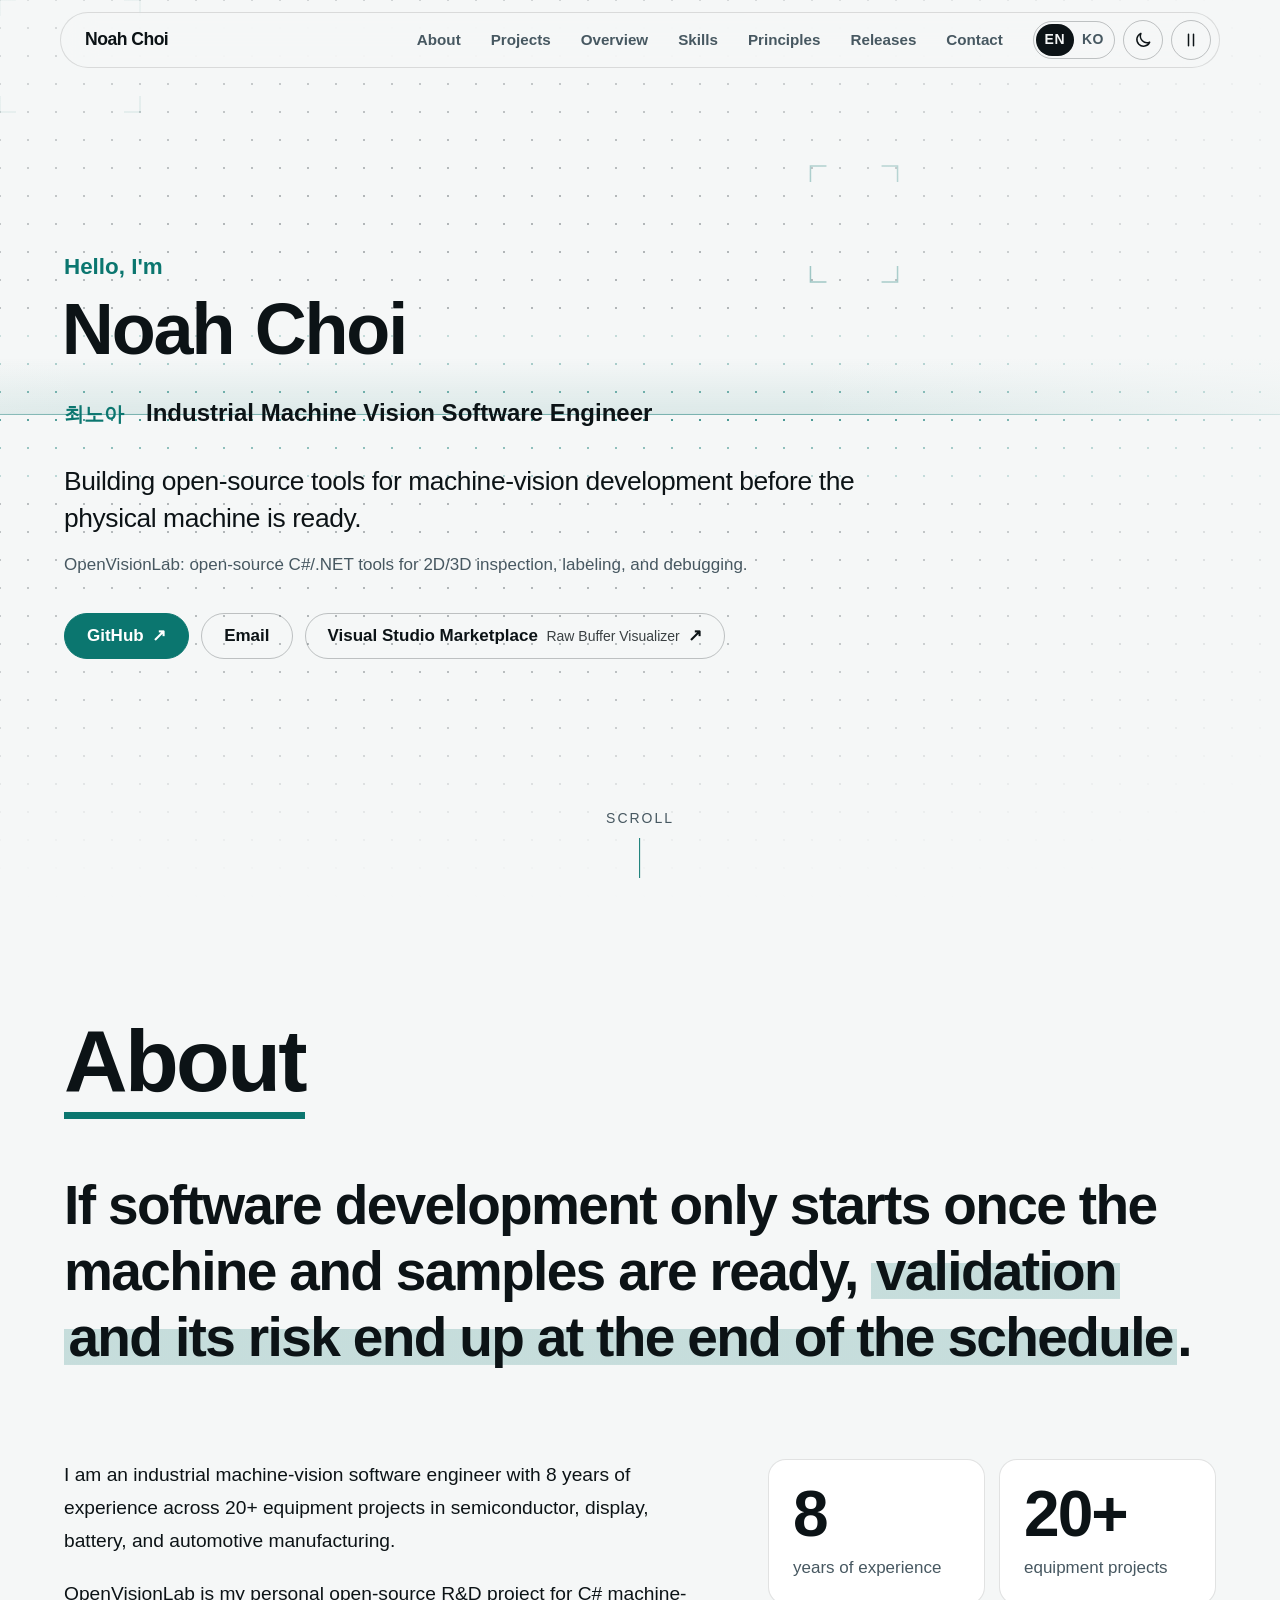
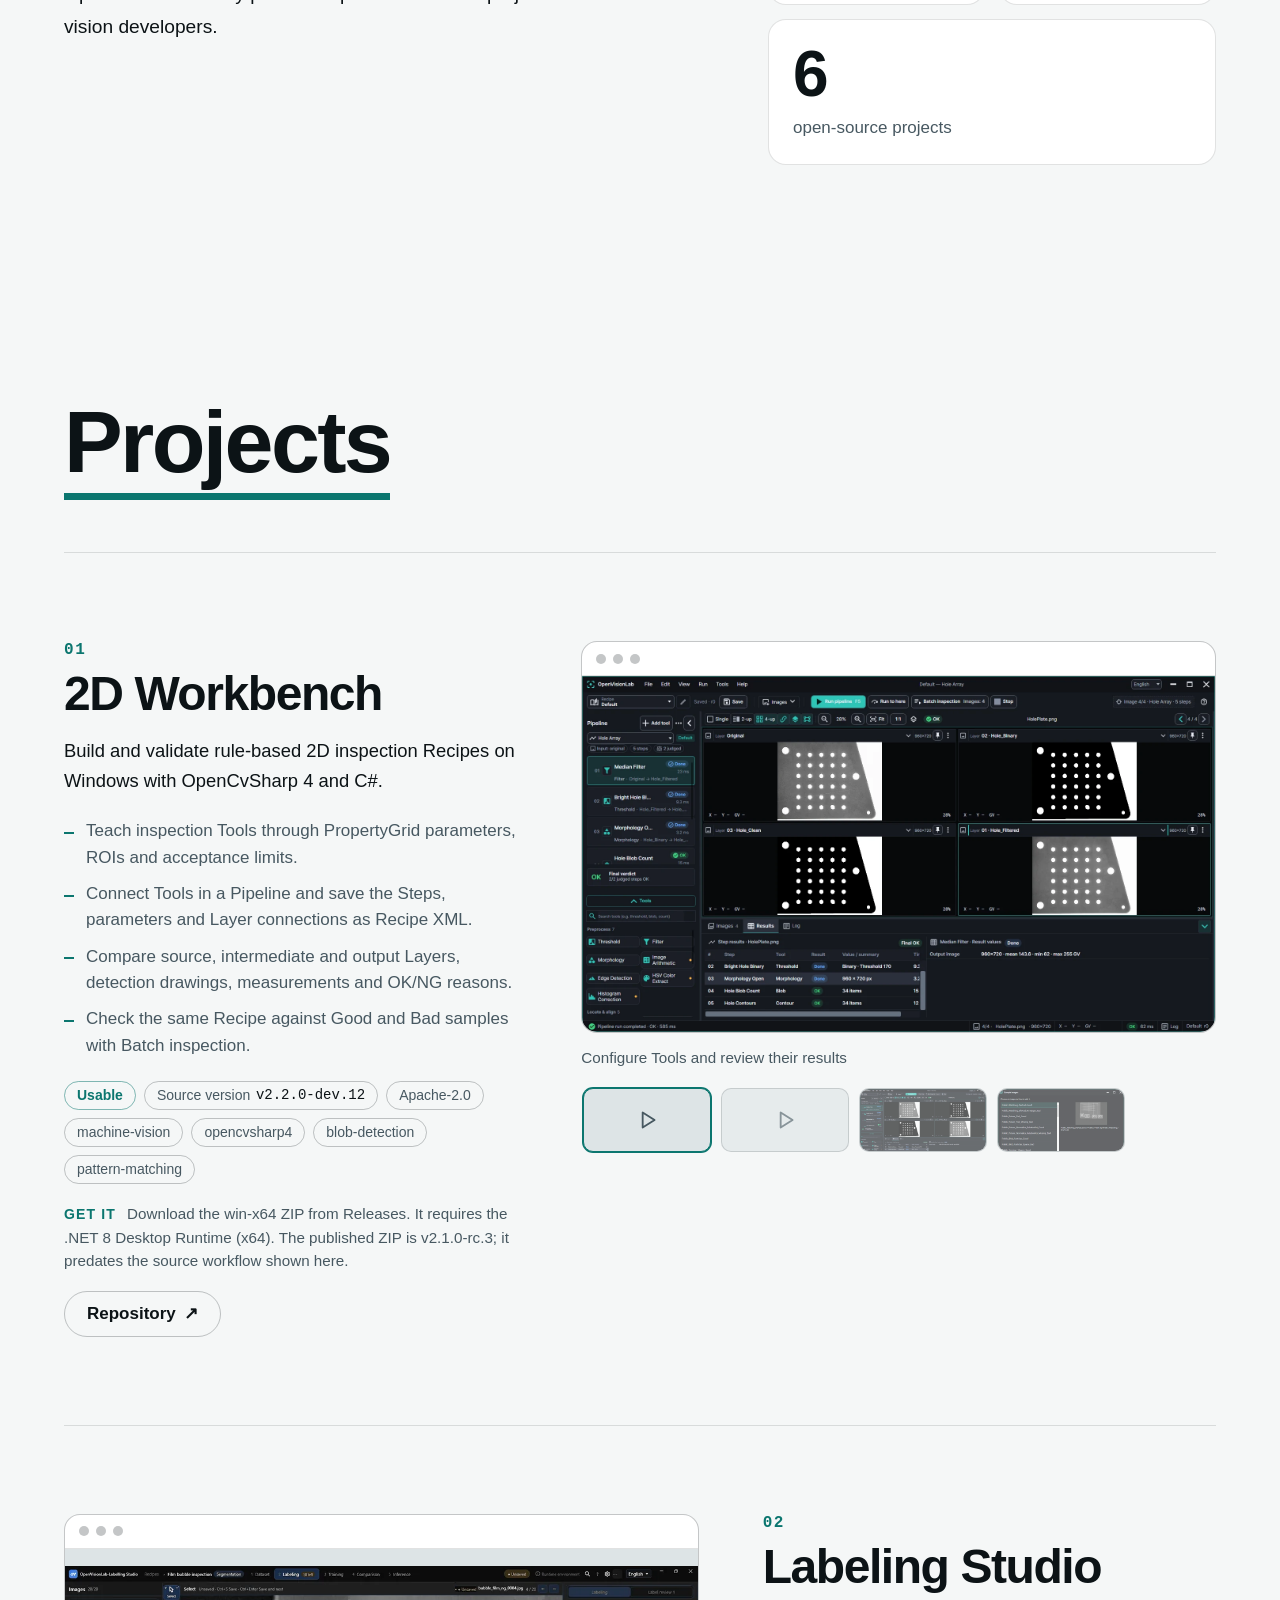
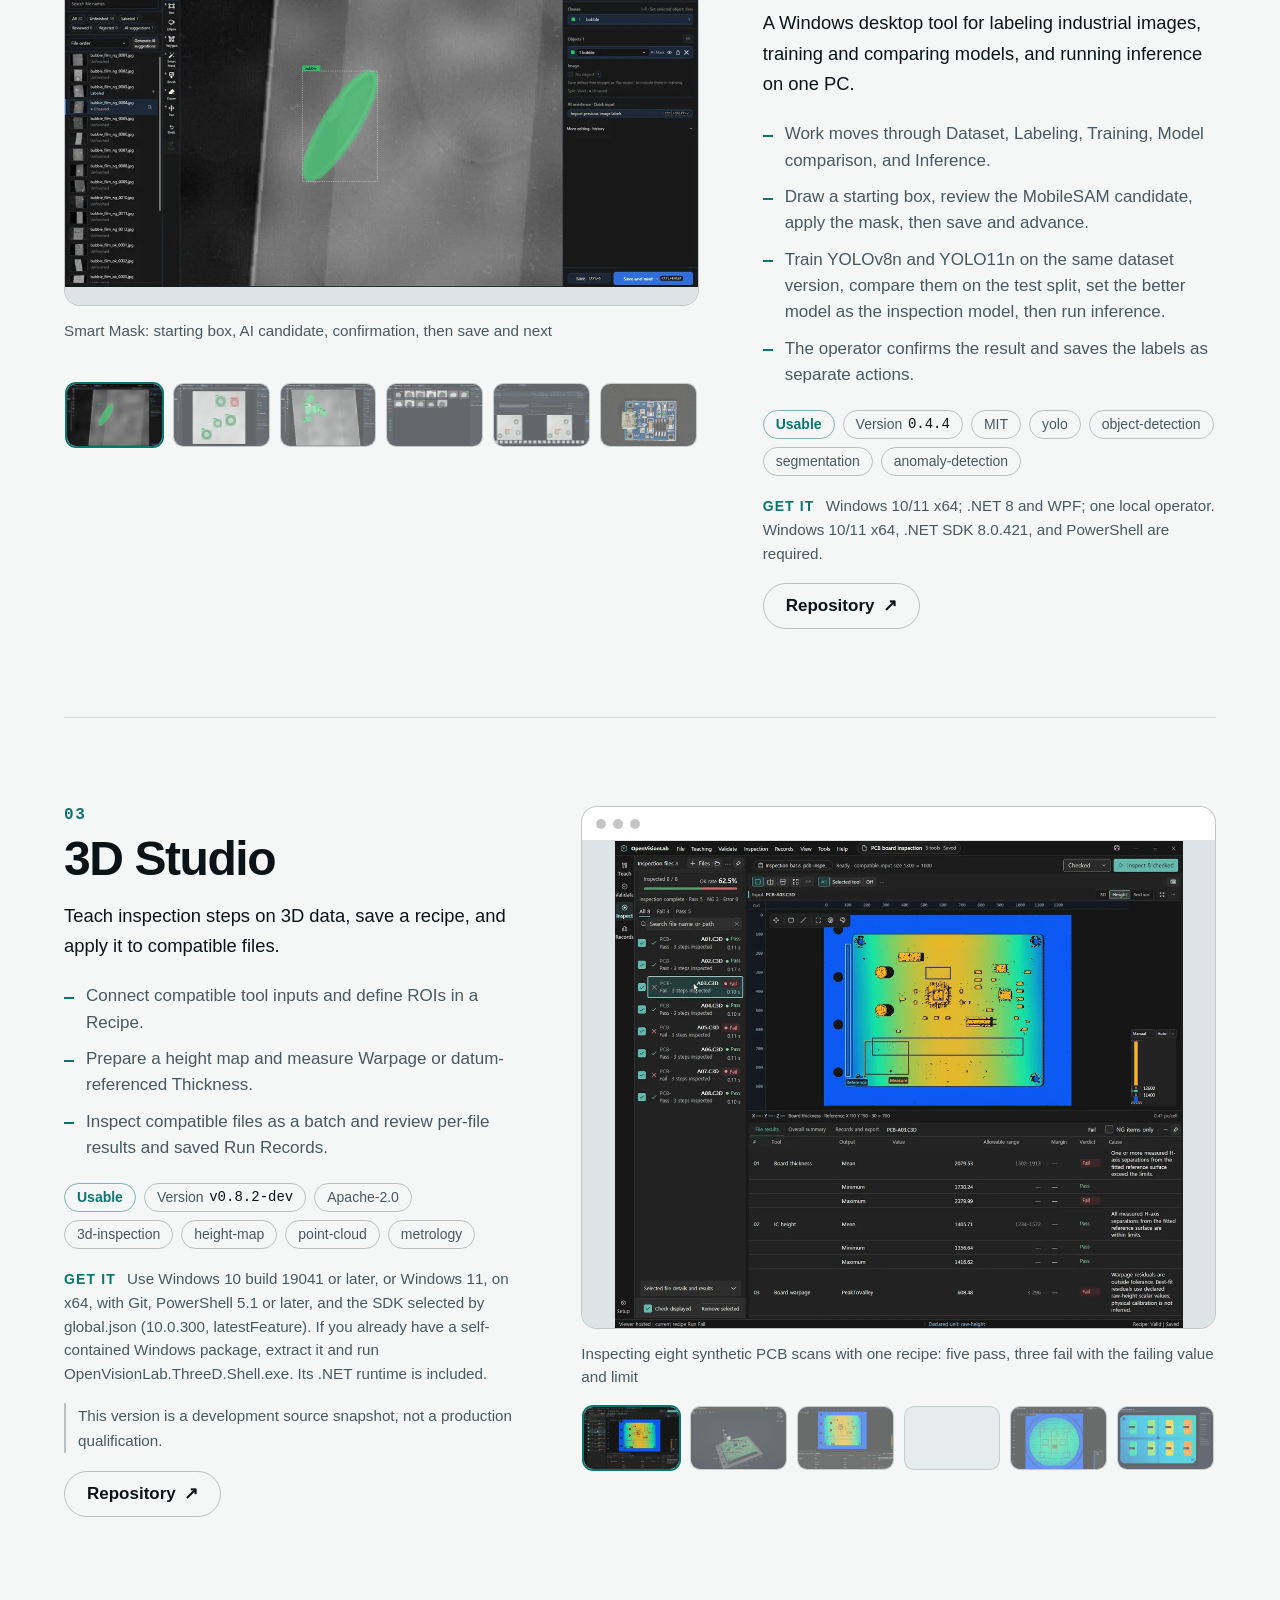
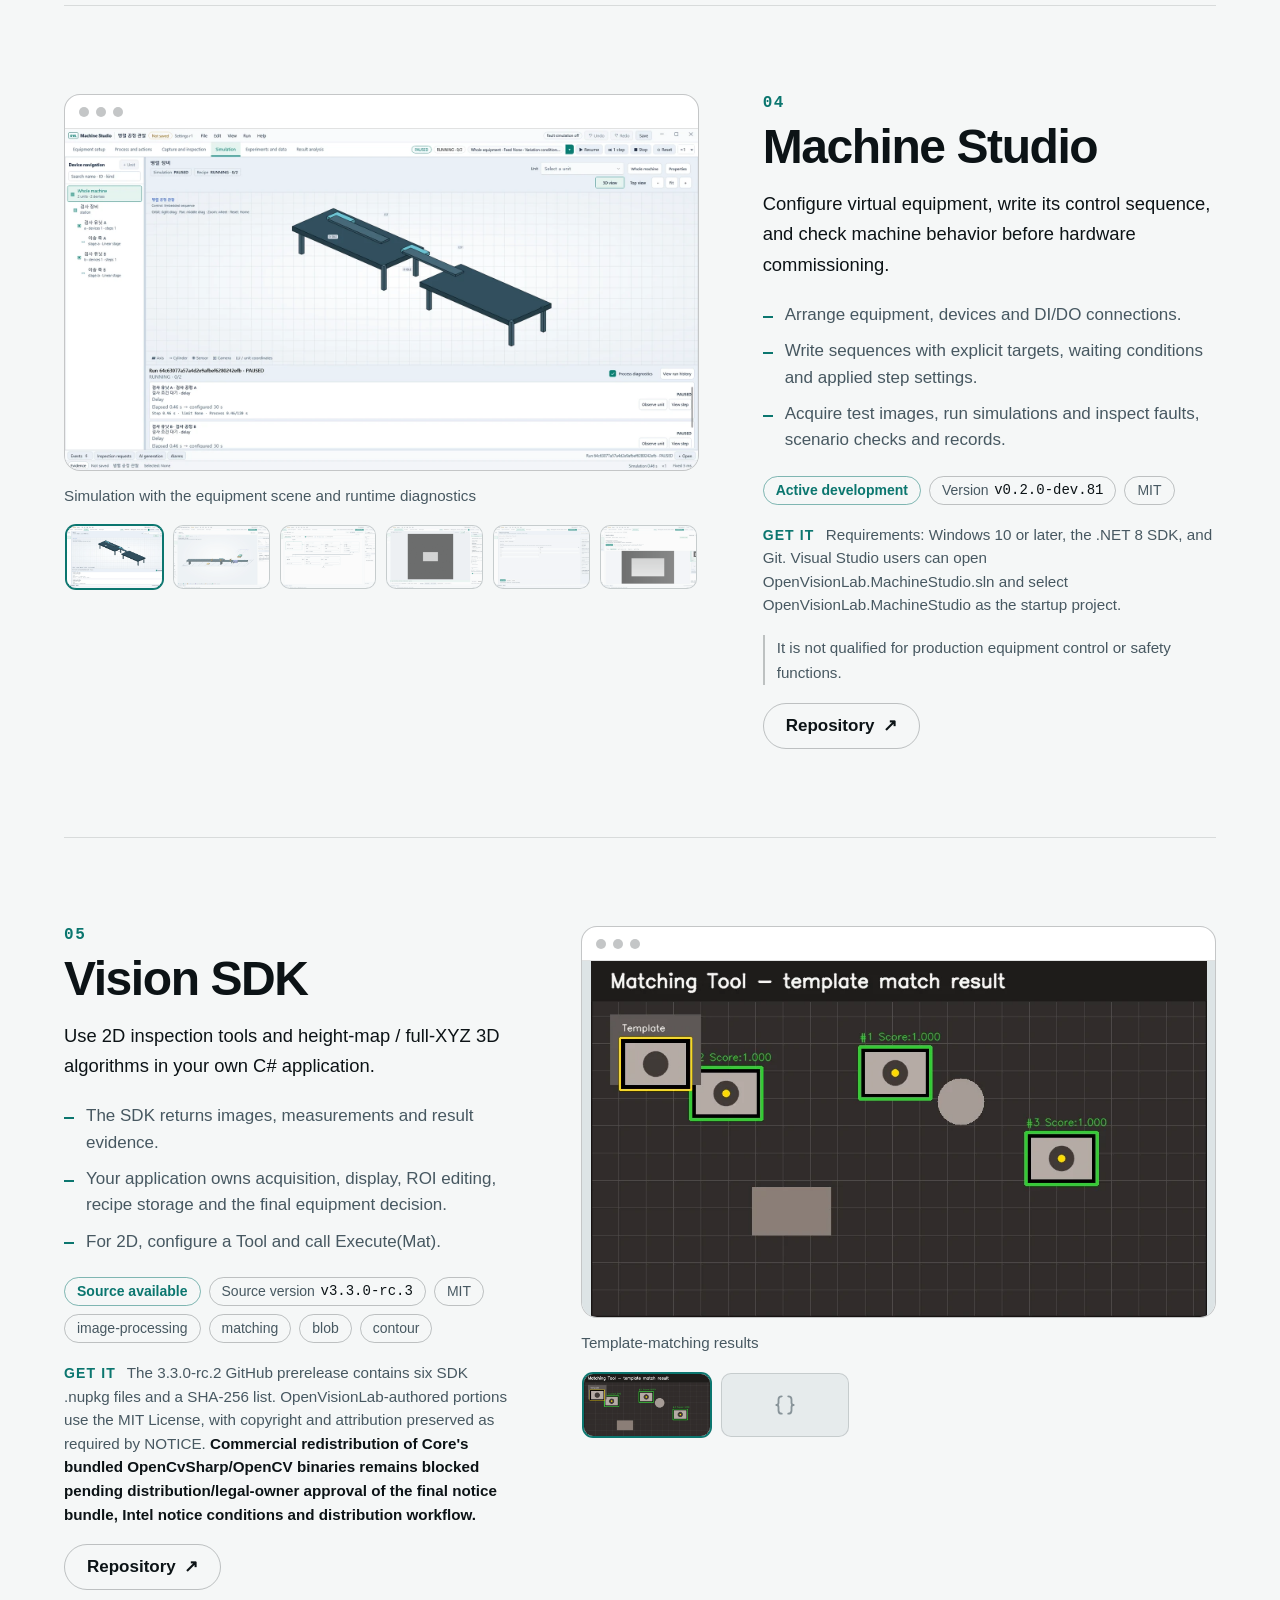
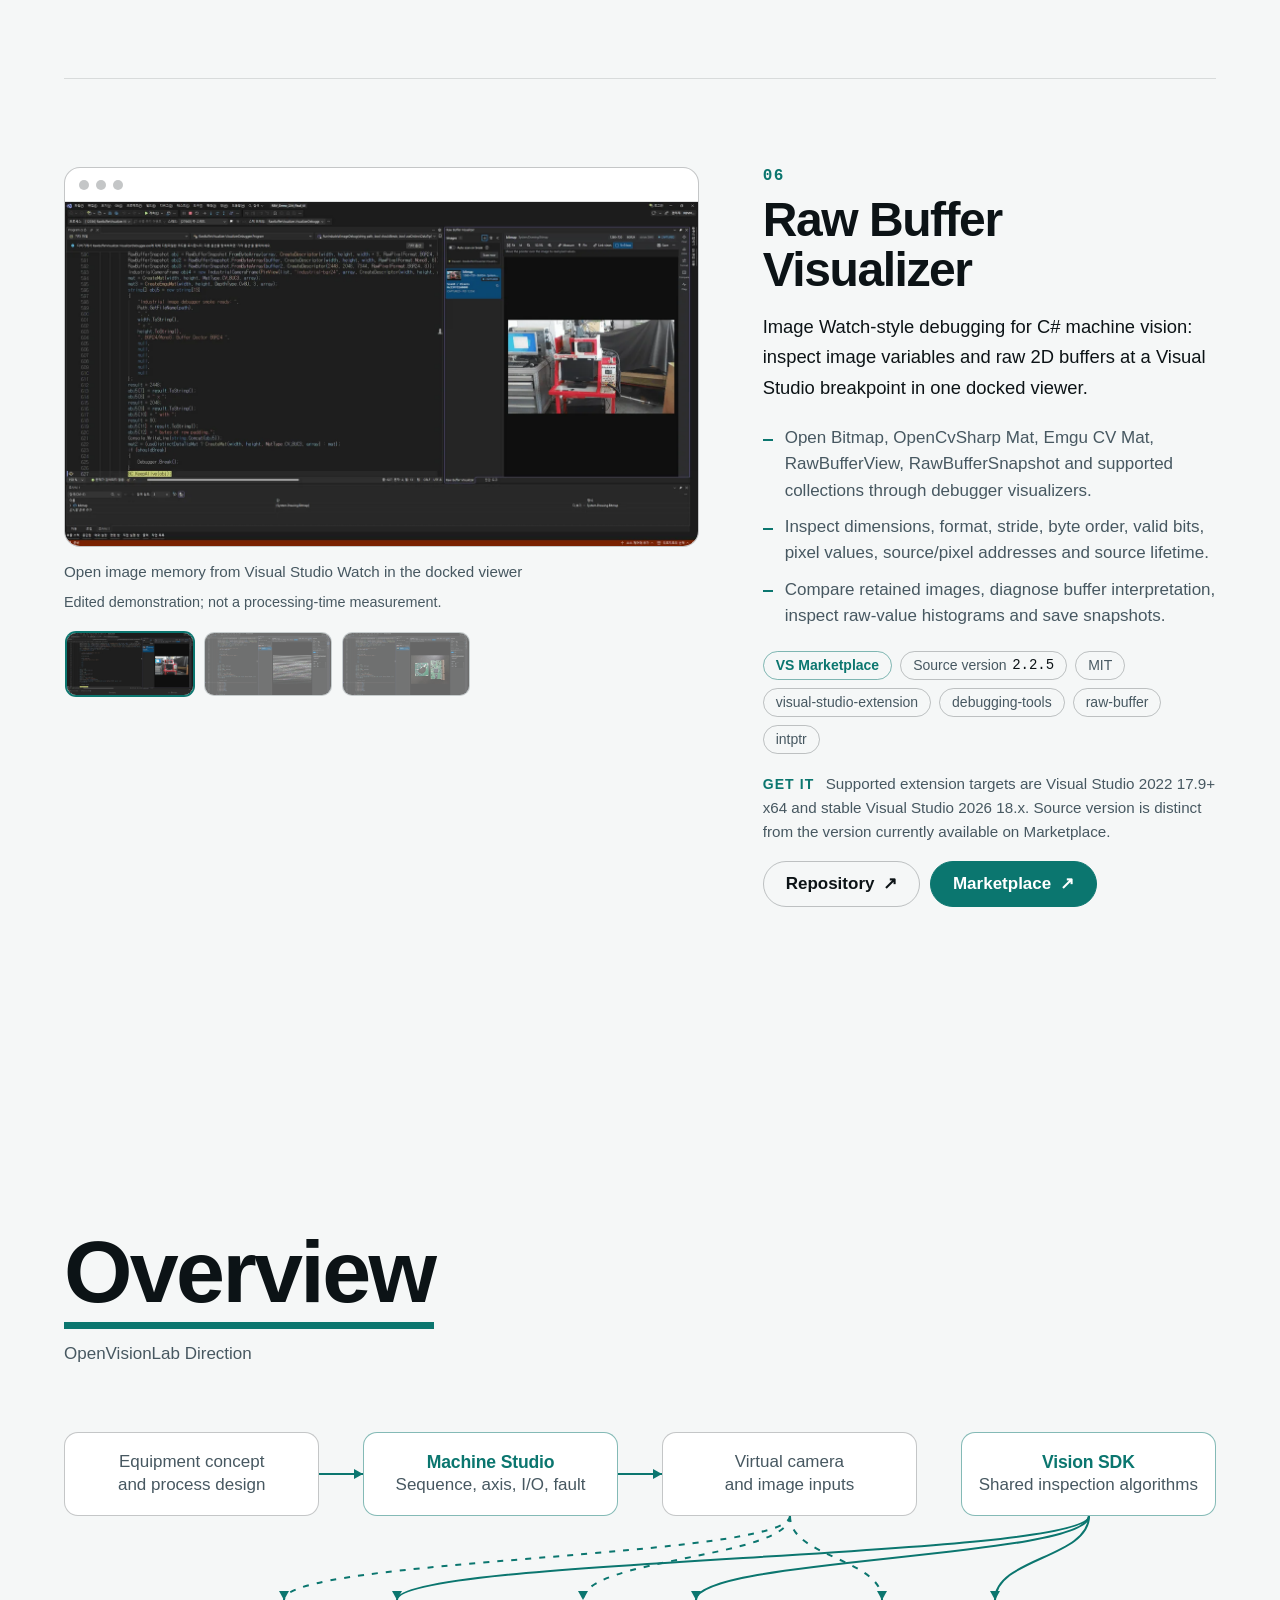
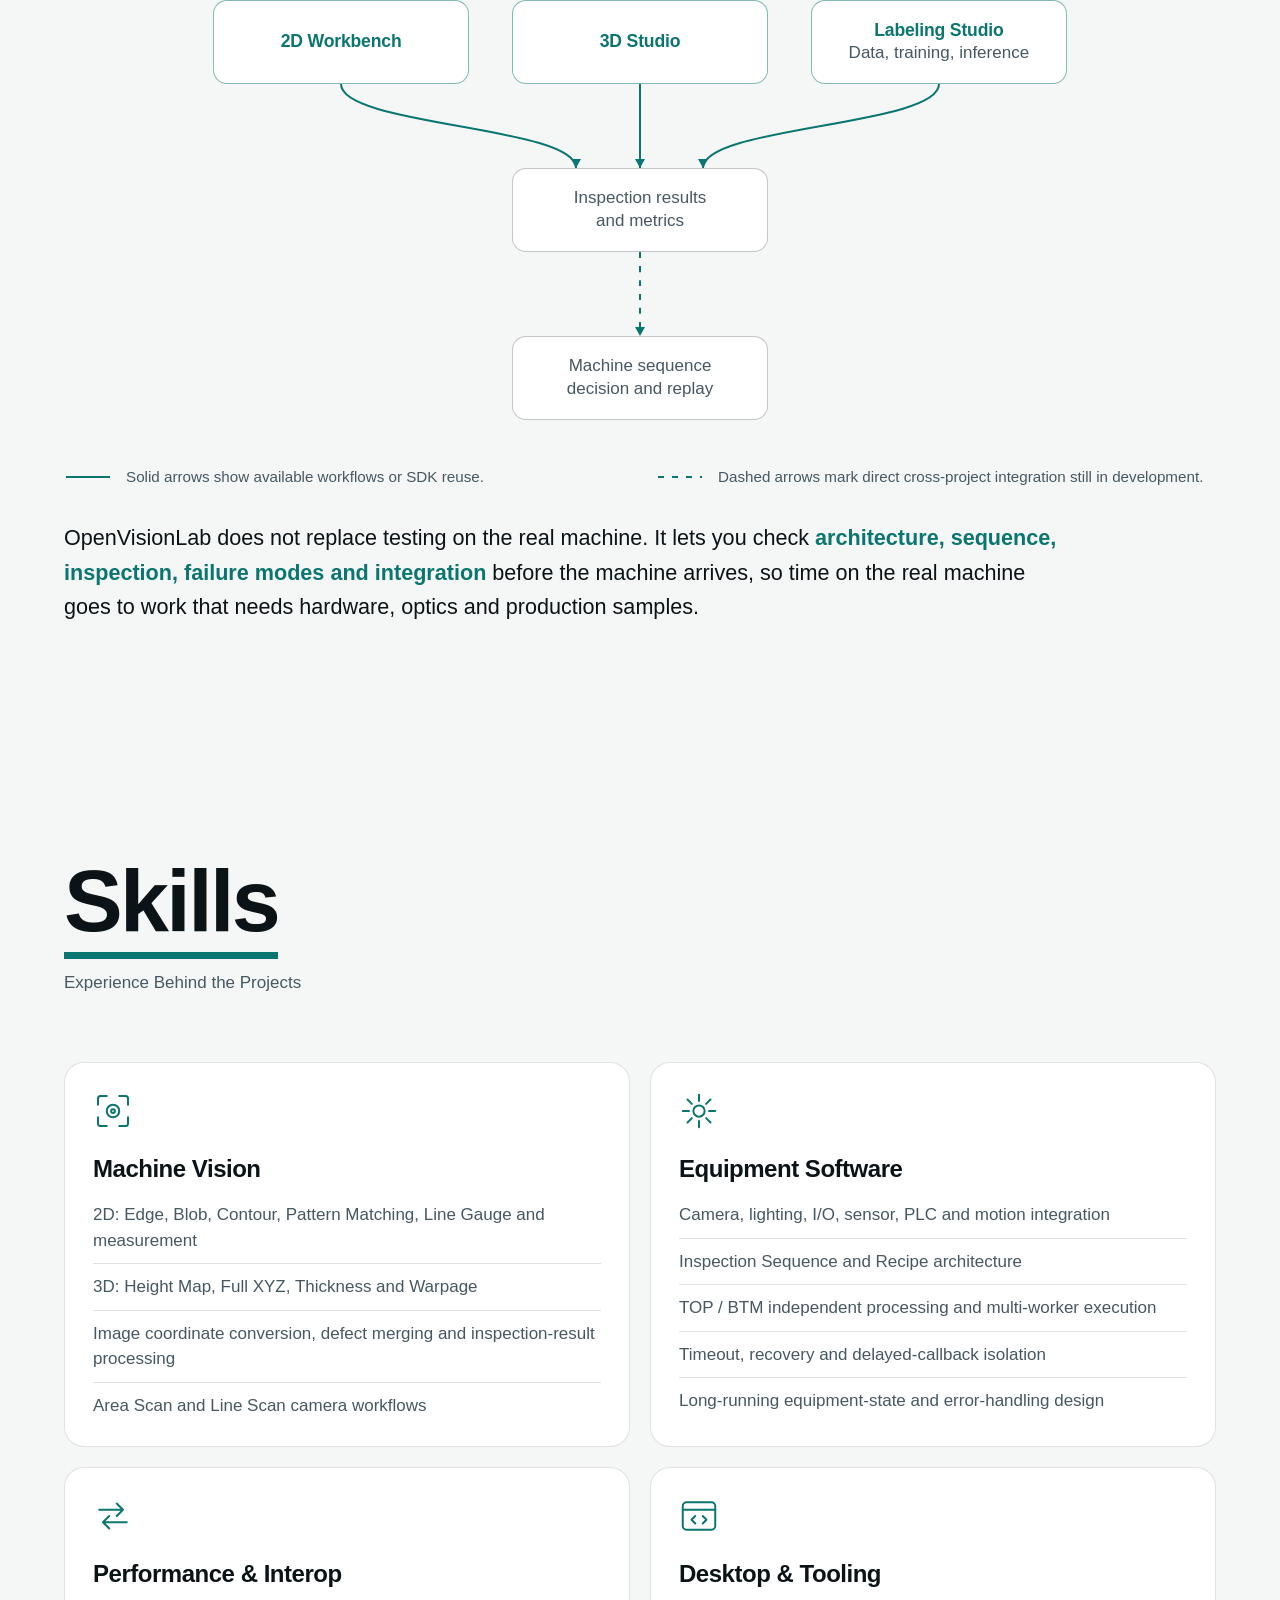
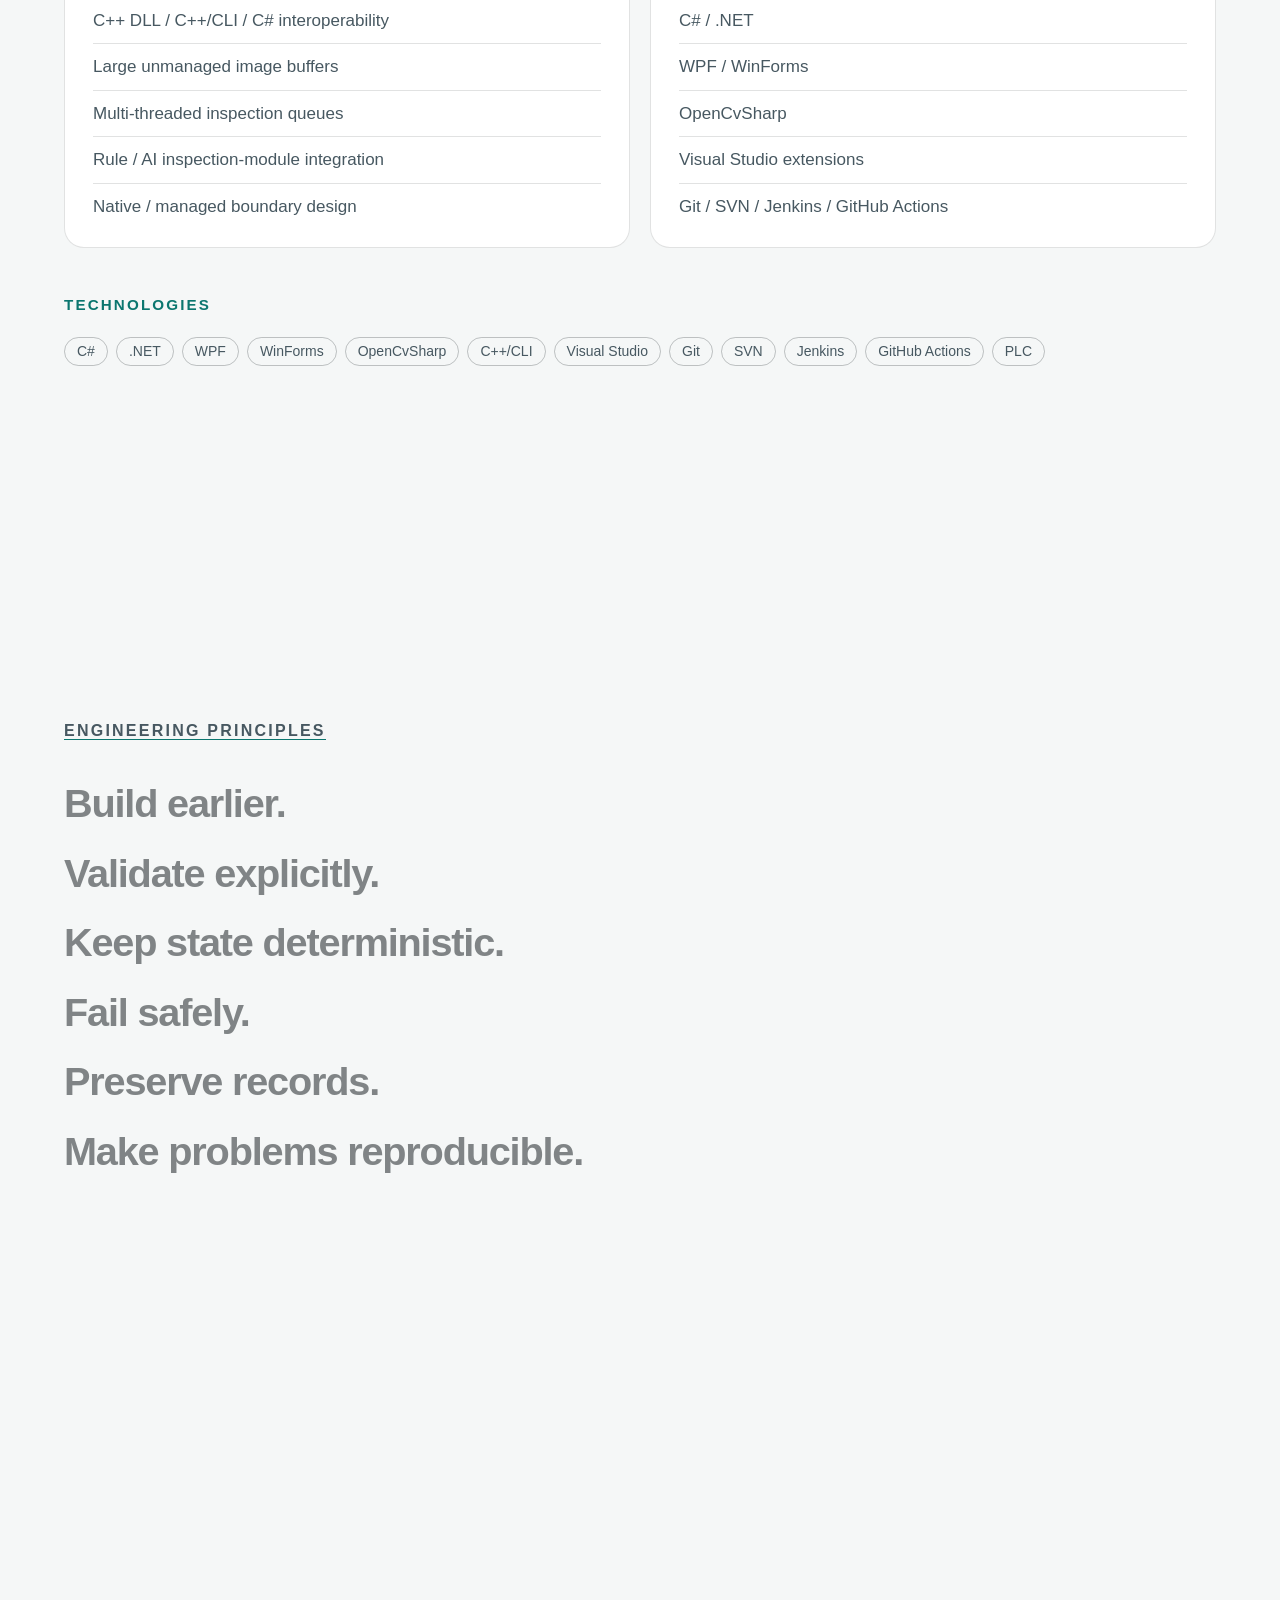
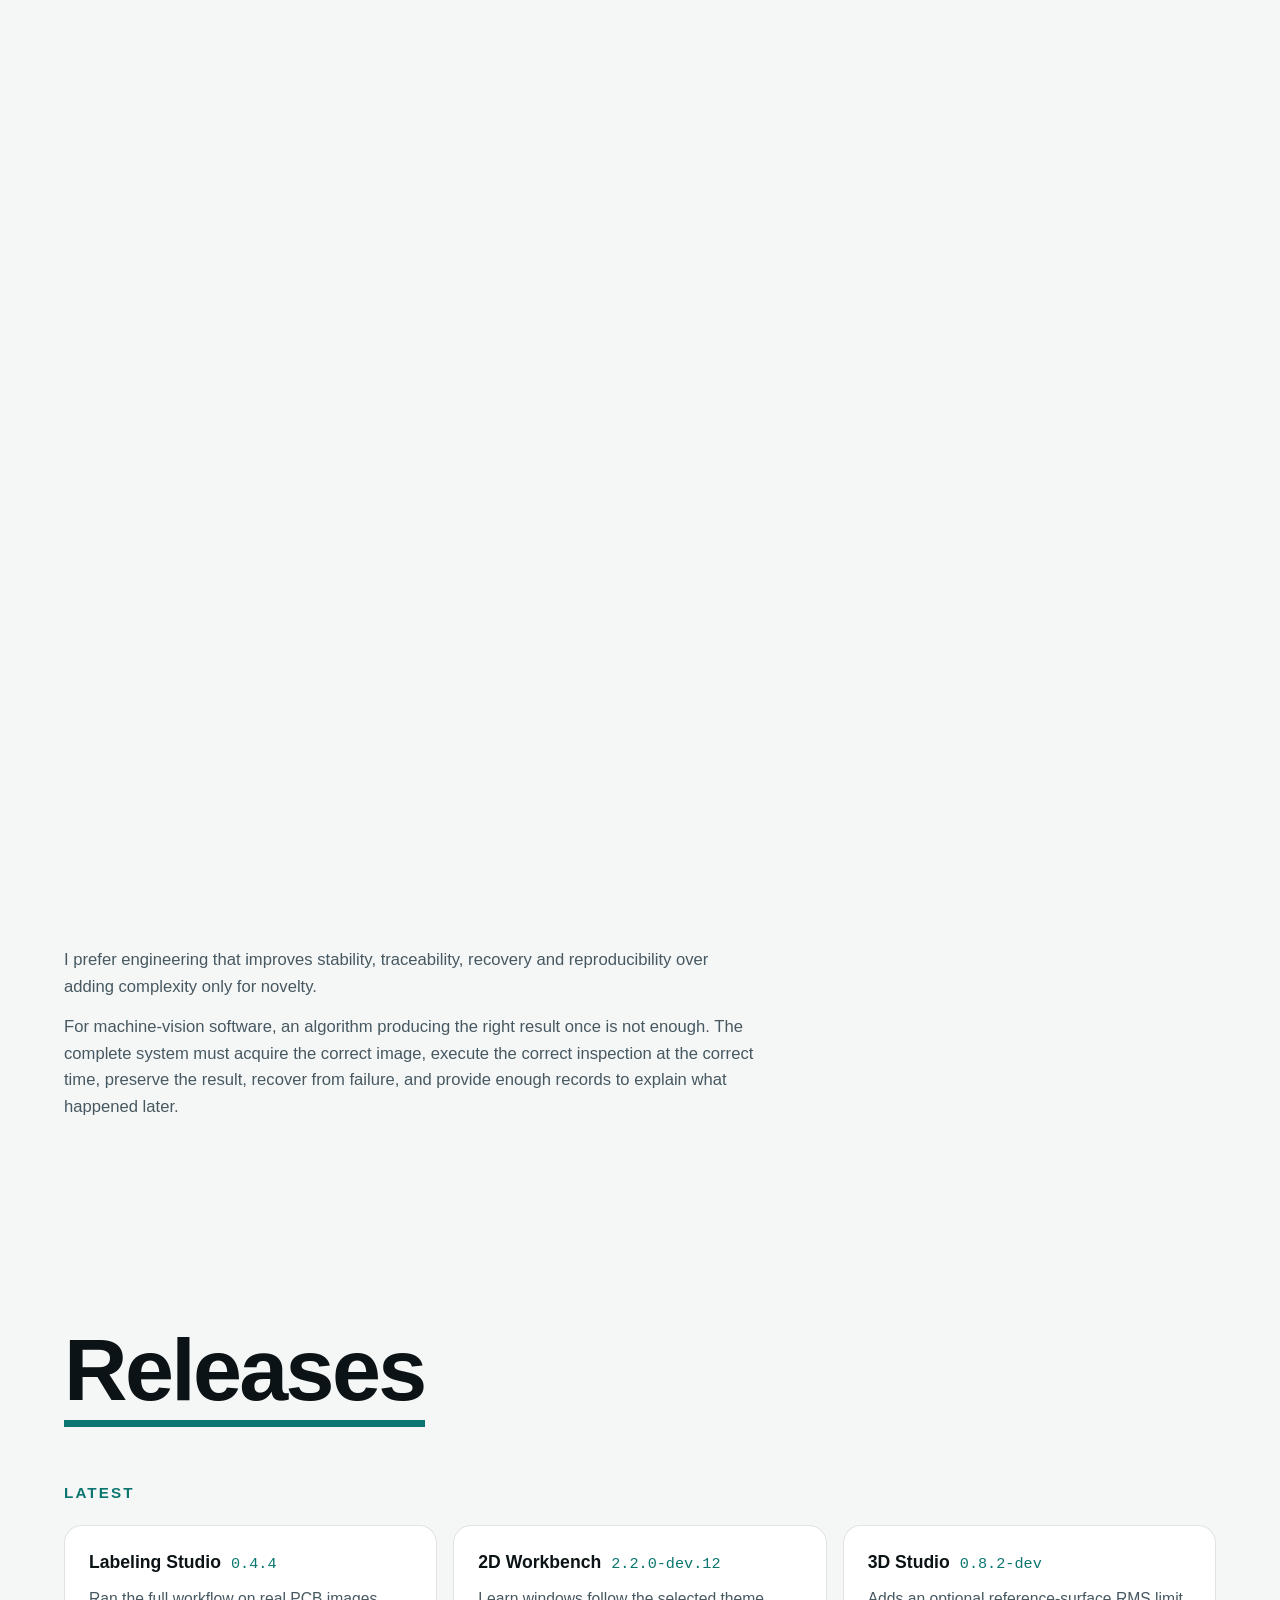
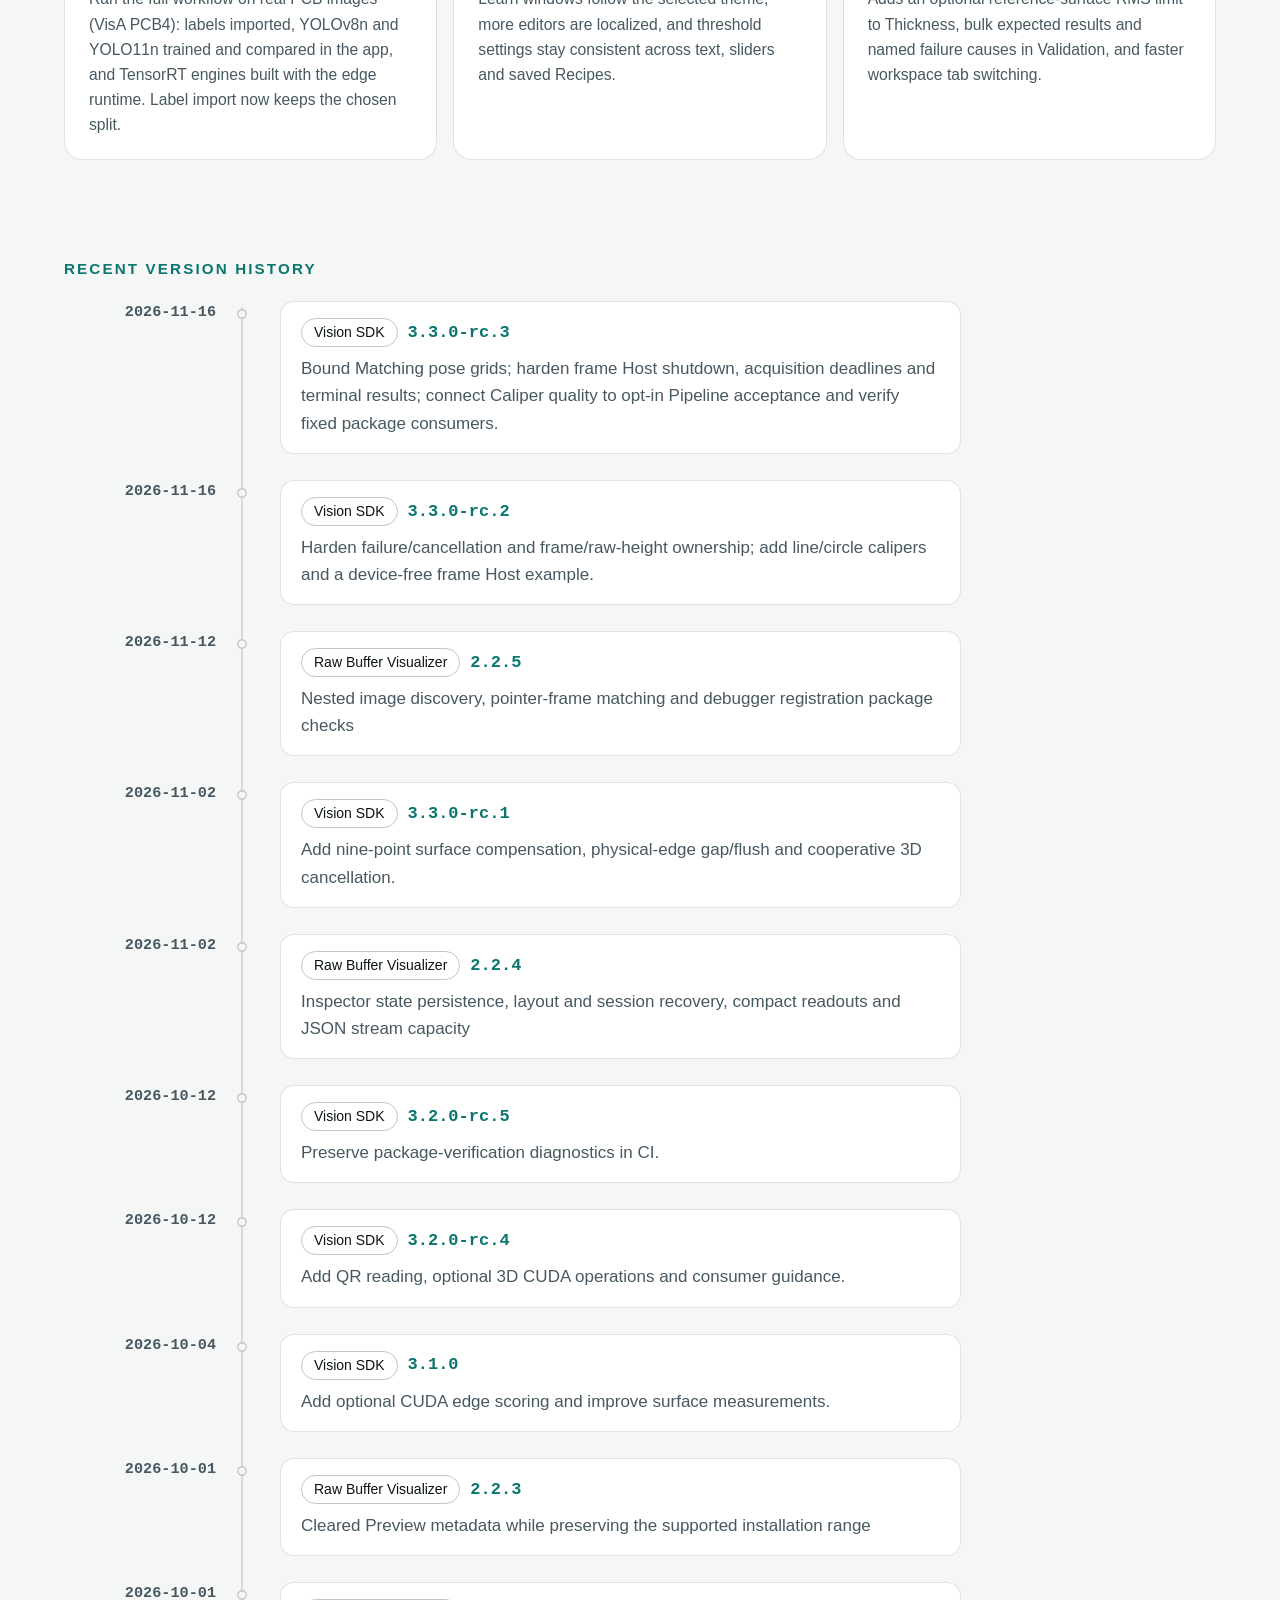
<file: index.html>
<!doctype html>
<html lang="en" data-theme="light">
<head>
<meta charset="utf-8">
<meta name="viewport" content="width=device-width, initial-scale=1">
<meta name="color-scheme" content="light dark">
<title>Noah Choi | Industrial Machine Vision Software Engineer</title>
<meta name="description" content="OpenVisionLab: open-source C#/.NET tools for 2D/3D inspection, labeling, and debugging.">
<meta name="theme-color" content="#f5f7f7">
<link rel="icon" href="assets/favicon.svg" type="image/svg+xml">
<link rel="stylesheet" href="css/style.css">
<script>
(function(){var d=document.documentElement,q=new URLSearchParams(location.search),s;d.classList.add('js');
if(q.has('pp'))d.classList.add('pp');
try{s=localStorage;s.getItem('motion')}catch(e){s={getItem:function(){return null}}}
var m=s.getItem('motion');
if(q.has('shot')||q.has('lint')||m==='off'||(m!=='on'&&matchMedia('(prefers-reduced-motion: reduce)').matches))d.classList.add('still');
var t=q.get('theme')||s.getItem('theme');d.dataset.theme=t==='dark'?'dark':'light';
var l=q.get('lang')||s.getItem('lang');d.lang=l==='ko'?'ko':'en';})();
</script>
</head>
<body>
<a class="skip" href="#main" data-ko="본문으로 건너뛰기" data-ko-src="tr">Skip to content</a>

<header class="nav" id="nav">
  <div class="progress" aria-hidden="true"><i id="bar"></i></div>
  <nav class="pill" aria-label="Primary">
    <a class="brand" href="#top">Noah Choi</a>
    <ul class="links" id="menu">
      <li><a href="#about" data-ko="소개" data-ko-src="tr">About</a></li>
      <li><a href="#projects" data-ko="프로젝트" data-ko-src="tr">Projects</a></li>
      <li><a href="#ecosystem" data-ko="구성도" data-ko-src="tr" data-ed>Overview</a></li>
      <li><a href="#skills" data-ko="기술" data-ko-src="tr">Skills</a></li>
      <li><a href="#principles" data-ko="원칙" data-ko-src="tr">Principles</a></li>
      <li><a href="#releases" data-ko="릴리스" data-ko-src="tr">Releases</a></li>
      <li><a href="#contact" data-ko="연락처" data-ko-src="tr">Contact</a></li>
    </ul>
    <div class="tools">
      <div class="seg" role="group" data-aria="lang"><button type="button" data-lang="en" aria-pressed="true">EN</button><button type="button" data-lang="ko" aria-pressed="false">KO</button></div>
      <button type="button" class="ib" id="theme" aria-pressed="false" data-aria="theme">
        <svg class="i-sun" viewBox="0 0 24 24" aria-hidden="true"><circle cx="12" cy="12" r="4"/><path d="M12 2v2M12 20v2M4.9 4.9l1.4 1.4M17.7 17.7l1.4 1.4M2 12h2M20 12h2M4.9 19.1l1.4-1.4M17.7 6.3l1.4-1.4"/></svg>
        <svg class="i-moon" viewBox="0 0 24 24" aria-hidden="true"><path d="M20 14.5A8 8 0 0 1 9.5 4 8 8 0 1 0 20 14.5z"/></svg>
      </button>
      <button type="button" class="ib" id="motion" aria-pressed="false" data-aria="motion">
        <svg class="i-pause" viewBox="0 0 24 24" aria-hidden="true"><path d="M9 5v14M15 5v14"/></svg>
        <svg class="i-play" viewBox="0 0 24 24" aria-hidden="true"><path d="M8 5v14l11-7z"/></svg>
      </button>
      <button type="button" class="ib burger" id="burger" aria-expanded="false" aria-controls="menu" data-aria="menu"><span></span><span></span><span></span></button>
    </div>
  </nav>
</header>

<main id="main">

<section id="top" class="hero" aria-labelledby="hero-h">
  <canvas id="hero-canvas" aria-hidden="true"></canvas>
  <div class="hero-in">
    <p class="hello reveal" style="--rd:80ms" data-ko="안녕하세요," data-ko-src="tr">Hello, I'm</p>
    <h1 id="hero-h" class="name"><span class="w"><span style="--rd:160ms">Noah</span></span> <span class="w"><span style="--rd:280ms">Choi</span></span></h1>
    <div class="idl reveal" style="--rd:520ms">
      <p class="kname" lang="ko">최노아</p>
      <p class="role" data-ko="산업용 머신비전 소프트웨어 엔지니어" data-ko-src="tr">Industrial Machine Vision Software Engineer</p>
    </div>
    <p class="tag reveal" style="--rd:640ms" data-ko="실물 장비가 준비되기 전에 머신비전 개발을 위한 오픈소스 도구를 만듭니다." data-ko-src="tr">Building open-source tools for machine-vision development before the physical machine is ready.</p>
    <p class="bio reveal" style="--rd:740ms" data-ko="OpenVisionLab: 2D/3D 검사, 라벨링, 디버깅용 오픈소스 C#/.NET 도구." data-ko-src="tr" data-ed>OpenVisionLab: open-source C#/.NET tools for 2D/3D inspection, labeling, and debugging.</p>
    <p class="btns reveal" style="--rd:860ms">
      <a class="btn pri" href="https://github.com/Noah8218" target="_blank" rel="noopener">GitHub <span aria-hidden="true">↗</span></a>
      <a class="btn" href="mailto:dhqtlzm12@naver.com"><span data-ko="이메일" data-ko-src="tr">Email</span></a>
      <a class="btn" href="https://marketplace.visualstudio.com/items?itemName=openvisionlab.RawBufferVisualizer" target="_blank" rel="noopener"><span>Visual Studio Marketplace</span> <span class="bsub">Raw Buffer Visualizer</span> <span aria-hidden="true">↗</span></a>
    </p>
  </div>
  <a class="cue" href="#about"><span data-ko="스크롤" data-ko-src="tr">Scroll</span><i aria-hidden="true"></i></a>
</section>

<section id="about" class="sec" aria-labelledby="about-h">
  <div class="wrap">
    <header class="sh reveal"><h2 id="about-h" class="ttl"><span class="u" data-ko="소개" data-ko-src="tr">About</span></h2></header>
    <blockquote class="pull reveal"><p><span data-ko="장비와 샘플이 준비된 뒤에야 소프트웨어 개발을 시작하면, " data-ko-src="tr" data-ed>If software development only starts once the machine and samples are ready, </span><mark class="hl" data-ko="검증과 그 위험이 일정 막바지에 몰립니다" data-ko-src="tr" data-ed>validation and its risk end up at the end of the schedule</mark>.</p></blockquote>
    <div class="about-grid">
      <div class="copy" data-stagger>
        <p class="reveal" data-ko="저는 반도체, 디스플레이, 배터리, 자동차 제조 분야에서 20개 이상의 장비 프로젝트를 8년간 수행한 산업용 머신비전 소프트웨어 엔지니어입니다." data-ko-src="tr">I am an industrial machine-vision software engineer with 8 years of experience across 20+ equipment projects in semiconductor, display, battery, and automotive manufacturing.</p>
        <p class="reveal" data-ko="OpenVisionLab은 C# 머신비전 개발자를 위한 제 개인 오픈소스 R&amp;D 프로젝트입니다." data-ko-src="tr" data-ed>OpenVisionLab is my personal open-source R&amp;D project for C# machine-vision developers.</p>
      </div>
      <div class="stats" data-stagger>
        <div class="stat reveal"><p class="num"><span data-count>8</span></p><p class="lbl" data-ko="년 경력" data-ko-src="tr">years of experience</p></div>
        <div class="stat reveal"><p class="num"><span data-count>20+</span></p><p class="lbl" data-ko="장비 프로젝트" data-ko-src="tr">equipment projects</p></div>
        <div class="stat reveal"><p class="num"><span data-count>6</span></p><p class="lbl" data-ko="오픈소스 프로젝트" data-ko-src="tr">open-source projects</p></div>
      </div>
    </div>
  </div>
</section>

<section id="projects" class="sec" aria-labelledby="projects-h">
  <div class="wrap">
    <header class="sh reveal"><h2 id="projects-h" class="ttl"><span class="u" data-ko="프로젝트" data-ko-src="tr">Projects</span></h2></header>

    <article class="row" aria-labelledby="t-ovl">
      <div class="hd reveal">
        <p class="no">01</p>
        <h3 id="t-ovl">2D Workbench</h3>
        <p class="desc" data-ko="Windows에서 OpenCvSharp 4와 C#으로 규칙 기반 2D 검사 Recipe를 구성하고 검증하는 도구입니다.">Build and validate rule-based 2D inspection Recipes on Windows with OpenCvSharp 4 and C#.</p>
      </div>
      <div class="vw reveal" data-vw style="--ar:16/9">
        <div class="frame"><div class="bar"><i></i><i></i><i></i></div>
          <div class="stage">
            <video class="m on" src="assets/ovl-tool-settings.mp4" poster="assets/ovl-inspection-stages.webp" muted loop playsinline preload="none" aria-labelledby="c-ovl1"></video>
            <video class="m" src="assets/ovl-preprocessing-chains.mp4" poster="assets/ovl-inspection-stages.webp" muted loop playsinline preload="none" aria-labelledby="c-ovl2"></video>
            <img class="m" src="assets/ovl-inspection-stages.webp" alt="Compare Filter, Threshold, Morphology, Blob and Contour results" loading="lazy" decoding="async">
            <img class="m" src="assets/ovl-sample-catalog.webp" alt="Browse the public sample catalog" loading="lazy" decoding="async">
            <i class="scan"></i>
          </div></div>
        <div class="caps" aria-live="polite">
          <p id="c-ovl1" class="on" data-ko="툴 설정과 결과 확인">Configure Tools and review their results</p>
          <p id="c-ovl2" data-ko="전처리 Step 연결과 결과 비교">Compare chained preprocessing steps</p>
          <p id="c-ovl3" data-ko="Filter, Threshold, Morphology, Blob, Contour 결과 비교">Compare Filter, Threshold, Morphology, Blob and Contour results</p>
          <p id="c-ovl4" data-ko="공개 샘플 목록">Browse the public sample catalog</p>
        </div>
        <div class="thumbs" role="group" data-aria="media">
          <button type="button" class="on" aria-pressed="true" aria-labelledby="c-ovl1"><svg viewBox="0 0 24 24" aria-hidden="true"><path d="M8 5v14l11-7z"/></svg></button>
          <button type="button" aria-pressed="false" aria-labelledby="c-ovl2"><svg viewBox="0 0 24 24" aria-hidden="true"><path d="M8 5v14l11-7z"/></svg></button>
          <button type="button" aria-pressed="false" aria-labelledby="c-ovl3"><img src="assets/ovl-inspection-stages.webp" alt="" loading="lazy" decoding="async"></button>
          <button type="button" aria-pressed="false" aria-labelledby="c-ovl4"><img src="assets/ovl-sample-catalog.webp" alt="" loading="lazy" decoding="async"></button>
        </div>
      </div>
      <div class="dt reveal">
        <ul class="feat">
          <li data-ko="PropertyGrid에서 툴 파라미터, ROI와 판정 범위를 설정합니다.">Teach inspection Tools through PropertyGrid parameters, ROIs and acceptance limits.</li>
          <li data-ko="툴을 Pipeline으로 연결하고 Step·파라미터·Layer 연결을 Recipe XML로 저장합니다.">Connect Tools in a Pipeline and save the Steps, parameters and Layer connections as Recipe XML.</li>
          <li data-ko="원본·중간·출력 Layer와 검출 표시, 측정값, OK/NG 근거를 비교합니다.">Compare source, intermediate and output Layers, detection drawings, measurements and OK/NG reasons.</li>
          <li data-ko="같은 Recipe로 Good/Bad 샘플에 Batch inspection을 실행하고 결과를 확인합니다." data-ko-src="ed">Check the same Recipe against Good and Bad samples with Batch inspection.</li>
        </ul>
        <ul class="chips">
          <li class="chip st" data-ko="사용 가능" data-ko-src="tr">Usable</li>
          <li class="chip"><span data-ko="소스 버전" data-ko-src="tr">Source version</span> <code>v2.2.0-dev.12</code></li>
          <li class="chip">Apache-2.0</li>
          <li class="chip">machine-vision</li><li class="chip">opencvsharp4</li><li class="chip">blob-detection</li><li class="chip">pattern-matching</li>
        </ul>
        <p class="get"><span class="gl" data-ko="받는 법" data-ko-src="tr">Get it</span> <span data-ko="Releases에서 win-x64 ZIP을 받습니다. .NET 8 Desktop Runtime (x64)가 필요합니다.">Download the win-x64 ZIP from Releases. It requires the .NET 8 Desktop Runtime (x64).</span> <span data-ko="공개 ZIP은 v2.1.0-rc.3이며, 이 문서에서 보여 주는 소스의 작업 흐름보다 이전 버전입니다.">The published ZIP is v2.1.0-rc.3; it predates the source workflow shown here.</span></p>
        <p class="acts"><a class="btn" href="https://github.com/Noah8218/OpenVisionLab" target="_blank" rel="noopener"><span data-ko="저장소" data-ko-src="tr">Repository</span> <span aria-hidden="true">↗</span></a></p>
      </div>
    </article>

    <article class="row" aria-labelledby="t-lab">
      <div class="hd reveal">
        <p class="no">02</p>
        <h3 id="t-lab">Labeling Studio</h3>
        <p class="desc" data-ko="한 PC에서 산업 이미지에 라벨을 붙이고 모델을 학습하고 비교한 뒤 추론하는 Windows 데스크톱 도구입니다.">A Windows desktop tool for labeling industrial images, training and comparing models, and running inference on one PC.</p>
      </div>
      <div class="vw reveal" data-vw style="--ar:16/9">
        <div class="frame"><div class="bar"><i></i><i></i><i></i></div>
          <div class="stage">
            <img class="m on" src="assets/lab-hero-smart-mask.poster.webp" data-gif="assets/lab-hero-smart-mask.gif" alt="Smart Mask: starting box, AI candidate, confirmation, then save and next" loading="lazy" decoding="async">
            <img class="m" src="assets/lab-detection-washer.webp" alt="Washer inspection with four washers and one defective washer" loading="lazy" decoding="async">
            <img class="m" src="assets/lab-segmentation-bubble.webp" alt="Nine saved bubble masks in the actual app" loading="lazy" decoding="async">
            <img class="m" src="assets/lab-anomaly-grid-disk.webp" alt="Hexagon grid with four normal, four anomaly and four undecided images" loading="lazy" decoding="async">
            <img class="m" src="assets/lab-multimodel-comparison.poster.webp" data-gif="assets/lab-multimodel-comparison.gif" alt="Two models trained on one dataset version, compared on the test split, set as the inspection model, then used for inference" loading="lazy" decoding="async">
            <img class="m" src="assets/lab-visa-pcb4-test-result.webp" alt="YOLOv8n on a VisA PCB4 test image: three defects found, one small defect missed" loading="lazy" decoding="async">
            <i class="scan"></i>
          </div></div>
        <div class="caps" aria-live="polite">
          <p id="c-lab1" class="on" data-ko="Smart Mask로 시작 박스를 그리고 후보를 확인해 확정한 뒤 저장하고 다음 이미지로 이동하는 화면">Smart Mask: starting box, AI candidate, confirmation, then save and next</p>
          <p id="c-lab2" data-ko="와셔 4개와 불량 와셔 1개를 표시한 실제 검사 화면">Washer inspection with four washers and one defective washer</p>
          <p id="c-lab3" data-ko="기포 영역 9개를 마스크로 저장한 실제 앱 화면">Nine saved bubble masks in the actual app</p>
          <p id="c-lab4" data-ko="정상 4장, 이상 4장, 미판정 4장을 표시한 육각형 그리드">Hexagon grid with four normal, four anomaly and four undecided images</p>
          <p id="c-lab5" data-ko="같은 데이터 버전으로 학습한 두 모델을 테스트 분할에서 비교하고 검사 모델로 지정한 뒤 추론">Two models trained on one dataset version, compared on the test split, set as the inspection model, then used for inference</p>
          <p id="c-lab6" data-ko="VisA PCB4 테스트 이미지의 YOLOv8n 결과: 결함 3개를 찾고 작은 결함 1개를 놓침">YOLOv8n on a VisA PCB4 test image: three defects found, one small defect missed</p>
        </div>
        <div class="vnote" data-for="5" hidden>
          <p data-ko="데이터셋 1종과 테스트 불량 40장의 결과라 생산 정확도의 근거는 아닙니다.">These results come from one dataset with 40 defective test images and are not evidence of production accuracy.</p>
          <p data-ko="이미지 출처: VisA (Zou et al., ECCV 2022), CC BY 4.0.">Image source: VisA (Zou et al., ECCV 2022), CC BY 4.0.</p>
        </div>
        <div class="thumbs" role="group" data-aria="media">
          <button type="button" class="on" aria-pressed="true" aria-labelledby="c-lab1"><img src="assets/lab-hero-smart-mask.poster.webp" alt="" loading="lazy" decoding="async"></button>
          <button type="button" aria-pressed="false" aria-labelledby="c-lab2"><img src="assets/lab-detection-washer.webp" alt="" loading="lazy" decoding="async"></button>
          <button type="button" aria-pressed="false" aria-labelledby="c-lab3"><img src="assets/lab-segmentation-bubble.webp" alt="" loading="lazy" decoding="async"></button>
          <button type="button" aria-pressed="false" aria-labelledby="c-lab4"><img src="assets/lab-anomaly-grid-disk.webp" alt="" loading="lazy" decoding="async"></button>
          <button type="button" aria-pressed="false" aria-labelledby="c-lab5"><img src="assets/lab-multimodel-comparison.poster.webp" alt="" loading="lazy" decoding="async"></button>
          <button type="button" aria-pressed="false" aria-labelledby="c-lab6"><img src="assets/lab-visa-pcb4-test-result.webp" alt="" loading="lazy" decoding="async"></button>
        </div>
      </div>
      <div class="dt reveal">
        <ul class="feat">
          <li data-ko="데이터셋, 라벨링, 학습, 모델 비교, 추론 순서로 진행합니다.">Work moves through Dataset, Labeling, Training, Model comparison, and Inference.</li>
          <li data-ko="시작 박스를 그리면 MobileSAM 후보가 나오고, 후보를 확인해 마스크를 적용한 뒤 저장하고 다음 이미지로 이동합니다.">Draw a starting box, review the MobileSAM candidate, apply the mask, then save and advance.</li>
          <li data-ko="같은 데이터 버전으로 YOLOv8n과 YOLO11n을 학습하고, 테스트 분할에서 비교한 뒤, 더 나은 모델을 검사 모델로 지정해 추론합니다.">Train YOLOv8n and YOLO11n on the same dataset version, compare them on the test split, set the better model as the inspection model, then run inference.</li>
          <li data-ko="사용자가 결과를 확정하고, 라벨은 따로 저장합니다.">The operator confirms the result and saves the labels as separate actions.</li>
        </ul>
        <ul class="chips">
          <li class="chip st" data-ko="사용 가능" data-ko-src="tr">Usable</li>
          <li class="chip"><span data-ko="버전" data-ko-src="tr">Version</span> <code>0.4.4</code></li>
          <li class="chip">MIT</li>
          <li class="chip">yolo</li><li class="chip">object-detection</li><li class="chip">segmentation</li><li class="chip">anomaly-detection</li>
        </ul>
        <p class="get"><span class="gl" data-ko="받는 법" data-ko-src="tr">Get it</span> <span data-ko="Windows 10/11 x64, .NET 8과 WPF 기반이며, 작업자 한 명이 한 PC에서 쓰는 환경입니다.">Windows 10/11 x64; .NET 8 and WPF; one local operator.</span> <span data-ko="Windows 10/11 x64, .NET SDK 8.0.421, PowerShell이 필요합니다.">Windows 10/11 x64, .NET SDK 8.0.421, and PowerShell are required.</span></p>
        <p class="acts"><a class="btn" href="https://github.com/Noah8218/OpenVisionLab-Labeling-Studio" target="_blank" rel="noopener"><span data-ko="저장소" data-ko-src="tr">Repository</span> <span aria-hidden="true">↗</span></a></p>
      </div>
    </article>

    <article class="row" aria-labelledby="t-3d">
      <div class="hd reveal">
        <p class="no">03</p>
        <h3 id="t-3d">3D Studio</h3>
        <p class="desc" data-ko="3D 검사 조건을 티칭하고 레시피로 저장해 같은 형식(C3D)의 여러 파일에 반복 적용합니다.">Teach inspection steps on 3D data, save a recipe, and apply it to compatible files.</p>
      </div>
      <div class="vw reveal" data-vw style="--ar:13/10">
        <div class="frame"><div class="bar"><i></i><i></i><i></i></div>
          <div class="stage">
            <img class="m on" src="assets/3d-pcb-lot-inspection.poster.webp" data-gif="assets/3d-pcb-lot-inspection.gif" alt="Inspecting eight synthetic PCB scans with one recipe: five pass, three fail with the failing value and limit" loading="lazy" decoding="async">
            <img class="m" src="assets/3d-pcb-teach.webp" alt="Teaching a PCB recipe: board thickness, IC height and board warpage on a textured synthetic scan" loading="lazy" decoding="async">
            <img class="m" src="assets/3d-pcb-result-ng.webp" alt="The result table for a failing board, with its failing value and limit" loading="lazy" decoding="async">
            <img class="m" src="assets/3d-wafer-lot-inspection.poster.webp" data-gif="assets/3d-wafer-lot-inspection.gif" alt="Inspecting eight synthetic wafers: the failing points and values appear per wafer" loading="lazy" decoding="async">
            <img class="m" src="assets/3d-wafer-teach.webp" alt="Nine thickness points with their chuck reference regions on a synthetic wafer scan" loading="lazy" decoding="async">
            <img class="m" src="assets/3d-coupon-height.webp" alt="Thickness Coupon with paired reference and measurement ROIs" loading="lazy" decoding="async">
            <i class="scan"></i>
          </div></div>
        <div class="caps" aria-live="polite">
          <p id="c-3d1" class="on" data-ko="합성 PCB 스캔 8장을 하나의 레시피로 검사: 5장 OK, 3장 NG와 NG 값·한계 표시">Inspecting eight synthetic PCB scans with one recipe: five pass, three fail with the failing value and limit</p>
          <p id="c-3d2" data-ko="PCB 레시피 티칭: 텍스처를 입힌 합성 스캔의 기판 두께, IC 높이, 기판 휨 결과">Teaching a PCB recipe: board thickness, IC height and board warpage on a textured synthetic scan</p>
          <p id="c-3d3" data-ko="검사 목록의 NG 보드와 NG 값·한계">The result table for a failing board, with its failing value and limit</p>
          <p id="c-3d4" data-ko="합성 웨이퍼 8장 검사: 웨이퍼마다 NG 지점과 값이 표시됨">Inspecting eight synthetic wafers: the failing points and values appear per wafer</p>
          <p id="c-3d5" data-ko="합성 웨이퍼 스캔의 두께 측정 9지점과 척 기준 영역">Nine thickness points with their chuck reference regions on a synthetic wafer scan</p>
          <p id="c-3d6" data-ko="기준·측정 영역이 짝을 이루는 Thickness Coupon">Thickness Coupon with paired reference and measurement ROIs</p>
        </div>
        <div class="thumbs" role="group" data-aria="media">
          <button type="button" class="on" aria-pressed="true" aria-labelledby="c-3d1"><img src="assets/3d-pcb-lot-inspection.poster.webp" alt="" loading="lazy" decoding="async"></button>
          <button type="button" aria-pressed="false" aria-labelledby="c-3d2"><img src="assets/3d-pcb-teach.webp" alt="" loading="lazy" decoding="async"></button>
          <button type="button" aria-pressed="false" aria-labelledby="c-3d3"><img src="assets/3d-pcb-result-ng.webp" alt="" loading="lazy" decoding="async"></button>
          <button type="button" aria-pressed="false" aria-labelledby="c-3d4"><img src="assets/3d-wafer-lot-inspection.poster.webp" alt="" loading="lazy" decoding="async"></button>
          <button type="button" aria-pressed="false" aria-labelledby="c-3d5"><img src="assets/3d-wafer-teach.webp" alt="" loading="lazy" decoding="async"></button>
          <button type="button" aria-pressed="false" aria-labelledby="c-3d6"><img src="assets/3d-coupon-height.webp" alt="" loading="lazy" decoding="async"></button>
        </div>
      </div>
      <div class="dt reveal">
        <ul class="feat">
          <li data-ko="도구 입력을 연결하고 레시피의 ROI를 설정합니다.">Connect compatible tool inputs and define ROIs in a Recipe.</li>
          <li data-ko="높이 맵을 전처리하고 휨(Warpage)과 기준면에 대한 Thickness를 측정합니다.">Prepare a height map and measure Warpage or datum-referenced Thickness.</li>
          <li data-ko="같은 형식의 파일을 일괄 검사하고 파일별 결과와 저장된 Run Record를 확인합니다.">Inspect compatible files as a batch and review per-file results and saved Run Records.</li>
        </ul>
        <ul class="chips">
          <li class="chip st" data-ko="사용 가능" data-ko-src="tr">Usable</li>
          <li class="chip"><span data-ko="버전" data-ko-src="tr">Version</span> <code>v0.8.2-dev</code></li>
          <li class="chip">Apache-2.0</li>
          <li class="chip">3d-inspection</li><li class="chip">height-map</li><li class="chip">point-cloud</li><li class="chip">metrology</li>
        </ul>
        <p class="get"><span class="gl" data-ko="받는 법" data-ko-src="tr">Get it</span> <span data-ko="Windows 10 build 19041 이상 또는 Windows 11 x64, Git, PowerShell 5.1 이상과 global.json이 선택하는 SDK(10.0.300, latestFeature)가 필요합니다.">Use Windows 10 build 19041 or later, or Windows 11, on x64, with Git, PowerShell 5.1 or later, and the SDK selected by global.json (10.0.300, latestFeature).</span> <span data-ko="자체 실행형 Windows 패키지가 있다면 압축을 풀고 OpenVisionLab.ThreeD.Shell.exe를 실행합니다. .NET 런타임이 포함되어 있습니다.">If you already have a self-contained Windows package, extract it and run OpenVisionLab.ThreeD.Shell.exe. Its .NET runtime is included.</span></p>
        <p class="note" data-ko="현재 버전은 개발용 소스 스냅샷이며, 운영 환경 검증 완료를 뜻하지 않습니다.">This version is a development source snapshot, not a production qualification.</p>
        <p class="acts"><a class="btn" href="https://github.com/Noah8218/OpenVisionLab-3D-Studio" target="_blank" rel="noopener"><span data-ko="저장소" data-ko-src="tr">Repository</span> <span aria-hidden="true">↗</span></a></p>
      </div>
    </article>

    <article class="row" aria-labelledby="t-ms">
      <div class="hd reveal">
        <p class="no">04</p>
        <h3 id="t-ms">Machine Studio</h3>
        <p class="desc" data-ko="가상 장비를 구성하고 제어 Sequence를 작성해, 실제 하드웨어 시운전 전에 장비 동작을 확인합니다." data-ed>Configure virtual equipment, write its control sequence, and check machine behavior before hardware commissioning.</p>
      </div>
      <div class="vw reveal" data-vw style="--ar:1600/860">
        <div class="frame"><div class="bar"><i></i><i></i><i></i></div>
          <div class="stage">
            <img class="m on" src="assets/ms-simulation.webp" alt="Simulation with the equipment scene and runtime diagnostics" loading="lazy" decoding="async">
            <img class="m" src="assets/ms-equipment-setup.webp" alt="Equipment setup with the equipment hierarchy, scene and configuration panel" loading="lazy" decoding="async">
            <img class="m" src="assets/ms-process-and-actions.webp" alt="Process and actions with the sequence overview and step settings" loading="lazy" decoding="async">
            <img class="m" src="assets/ms-capture-and-inspection.webp" alt="Capture and inspection with the main image and camera settings" loading="lazy" decoding="async">
            <img class="m" src="assets/ms-experiments-and-data.webp" alt="Experiments and data with camera variation settings and the applied configuration summary" loading="lazy" decoding="async">
            <img class="m" src="assets/ms-result-analysis.webp" alt="Result analysis with recorded acquisitions and comparison controls" loading="lazy" decoding="async">
            <i class="scan"></i>
          </div></div>
        <div class="caps" aria-live="polite">
          <p id="c-ms1" class="on" data-ko="장비 장면과 런타임 진단을 함께 보여 주는 Simulation">Simulation with the equipment scene and runtime diagnostics</p>
          <p id="c-ms2" data-ko="장비 계층·장면·설정 패널">Equipment setup with the equipment hierarchy, scene and configuration panel</p>
          <p id="c-ms3" data-ko="Sequence 개요와 Step 설정">Process and actions with the sequence overview and step settings</p>
          <p id="c-ms4" data-ko="획득 영상과 카메라 설정">Capture and inspection with the main image and camera settings</p>
          <p id="c-ms5" data-ko="카메라 변화 설정과 적용 설정 요약">Experiments and data with camera variation settings and the applied configuration summary</p>
          <p id="c-ms6" data-ko="획득 기록과 비교 컨트롤">Result analysis with recorded acquisitions and comparison controls</p>
        </div>
        <div class="thumbs" role="group" data-aria="media">
          <button type="button" class="on" aria-pressed="true" aria-labelledby="c-ms1"><img src="assets/ms-simulation.webp" alt="" loading="lazy" decoding="async"></button>
          <button type="button" aria-pressed="false" aria-labelledby="c-ms2"><img src="assets/ms-equipment-setup.webp" alt="" loading="lazy" decoding="async"></button>
          <button type="button" aria-pressed="false" aria-labelledby="c-ms3"><img src="assets/ms-process-and-actions.webp" alt="" loading="lazy" decoding="async"></button>
          <button type="button" aria-pressed="false" aria-labelledby="c-ms4"><img src="assets/ms-capture-and-inspection.webp" alt="" loading="lazy" decoding="async"></button>
          <button type="button" aria-pressed="false" aria-labelledby="c-ms5"><img src="assets/ms-experiments-and-data.webp" alt="" loading="lazy" decoding="async"></button>
          <button type="button" aria-pressed="false" aria-labelledby="c-ms6"><img src="assets/ms-result-analysis.webp" alt="" loading="lazy" decoding="async"></button>
        </div>
      </div>
      <div class="dt reveal">
        <ul class="feat">
          <li data-ko="장비·장치·DI/DO 연결을 구성합니다.">Arrange equipment, devices and DI/DO connections.</li>
          <li data-ko="대상·대기 조건·적용한 Step 설정을 명시해 Sequence를 작성합니다." data-ed>Write sequences with explicit targets, waiting conditions and applied step settings.</li>
          <li data-ko="테스트 영상을 획득하고 시뮬레이션·고장·시나리오 검증·기록을 확인합니다.">Acquire test images, run simulations and inspect faults, scenario checks and records.</li>
        </ul>
        <ul class="chips">
          <li class="chip st" data-ko="개발 중" data-ko-src="tr">Active development</li>
          <li class="chip"><span data-ko="버전" data-ko-src="tr">Version</span> <code>v0.2.0-dev.81</code></li>
          <li class="chip">MIT</li>
        </ul>
        <p class="get"><span class="gl" data-ko="받는 법" data-ko-src="tr">Get it</span> <span data-ko="Windows 10 이상, .NET 8 SDK와 Git이 필요합니다.">Requirements: Windows 10 or later, the .NET 8 SDK, and Git.</span> <span data-ko="Visual Studio에서는 OpenVisionLab.MachineStudio.sln을 열고 시작 프로젝트를 OpenVisionLab.MachineStudio로 지정합니다.">Visual Studio users can open OpenVisionLab.MachineStudio.sln and select OpenVisionLab.MachineStudio as the startup project.</span></p>
        <p class="note" data-ko="생산 장비 제어나 안전 기능에 사용하도록 검증되지 않았습니다.">It is not qualified for production equipment control or safety functions.</p>
        <p class="acts"><a class="btn" href="https://github.com/Noah8218/OpenVisionLab-Machine-Studio" target="_blank" rel="noopener"><span data-ko="저장소" data-ko-src="tr">Repository</span> <span aria-hidden="true">↗</span></a></p>
      </div>
    </article>

    <article class="row" aria-labelledby="t-sdk">
      <div class="hd reveal">
        <p class="no">05</p>
        <h3 id="t-sdk">Vision SDK</h3>
        <p class="desc" data-ko="C# 애플리케이션에 2D 검사 도구와 높이 맵 / 전체 XYZ 3D 알고리즘을 연결하세요.">Use 2D inspection tools and height-map / full-XYZ 3D algorithms in your own C# application.</p>
      </div>
      <div class="vw reveal" data-vw style="--ar:16/9">
        <div class="frame"><div class="bar"><i></i><i></i><i></i></div>
          <div class="stage">
            <img class="m on" src="assets/sdk-matching-result.webp" alt="Template-matching results" loading="lazy" decoding="async">
            <div class="m code" tabindex="0" role="region" aria-labelledby="c-sdk2"><pre><code><span class="ln"><span class="k">using</span> System;</span><span class="ln"><span class="k">using</span> OpenCvSharp;</span><span class="ln"><span class="k">using</span> OpenVisionLab.Vision2D;</span><span class="ln"><span class="k">using</span> OpenVisionLab.Vision2D.Property;</span><span class="ln"><span class="k">using</span> OpenVisionLab.Vision2D.Tool;</span><span class="ln"> </span><span class="ln"><span class="k">using</span> Mat source = <span class="k">new</span> Mat(16, 16, MatType.CV_8UC1, <span class="k">new</span> Scalar(100));</span><span class="ln"><span class="k">using</span> ThresholdTool tool = <span class="k">new</span> ThresholdTool();</span><span class="ln">tool.SetProperty(<span class="k">new</span> ThresholdToolProperty { Threshold = 50 });</span><span class="ln"><span class="k">using</span> VisionToolResult result = tool.Execute(source);</span><span class="ln"><span class="k">if</span> (!result.Success) <span class="k">throw new</span> InvalidOperationException(<span class="s">$"{result.ErrorName}: {result.Message}"</span>);</span><span class="ln">Console.WriteLine(<span class="s">$"{result.ResultImage.Width}x{result.ResultImage.Height}"</span>);</span></code></pre></div>
            <i class="scan"></i>
          </div></div>
        <div class="caps" aria-live="polite">
          <p id="c-sdk1" class="on" data-ko="템플릿 매칭 결과" data-ko-src="tr">Template-matching results</p>
          <p id="c-sdk2" data-ko="짧은 검사 예제">A small inspection</p>
        </div>
        <div class="thumbs" role="group" data-aria="media">
          <button type="button" class="on" aria-pressed="true" aria-labelledby="c-sdk1"><img src="assets/sdk-matching-result.webp" alt="" loading="lazy" decoding="async"></button>
          <button type="button" aria-pressed="false" aria-labelledby="c-sdk2"><svg viewBox="0 0 24 24" aria-hidden="true"><path d="M9 4C7 4 6 5 6 7v3c0 1-1 2-2 2 1 0 2 1 2 2v3c0 2 1 3 3 3M15 4c2 0 3 1 3 3v3c0 1 1 2 2 2-1 0-2 1-2 2v3c0 2-1 3-3 3"/></svg></button>
        </div>
      </div>
      <div class="dt reveal">
        <ul class="feat">
          <li data-ko="SDK는 이미지·측정값·결과 근거를 반환합니다.">The SDK returns images, measurements and result evidence.</li>
          <li data-ko="영상 수집, 화면 표시, ROI 편집, 레시피 저장과 최종 설비 판정은 사용하는 애플리케이션이 담당합니다.">Your application owns acquisition, display, ROI editing, recipe storage and the final equipment decision.</li>
          <li data-ko="2D는 Tool을 설정하고 Execute(Mat)를 호출합니다." data-ko-src="ed">For 2D, configure a Tool and call Execute(Mat).</li>
        </ul>
        <ul class="chips">
          <li class="chip st" data-ko="소스 공개" data-ko-src="tr">Source available</li>
          <li class="chip"><span data-ko="소스 버전" data-ko-src="tr">Source version</span> <code>v3.3.0-rc.3</code></li>
          <li class="chip">MIT</li>
          <li class="chip">image-processing</li><li class="chip">matching</li><li class="chip">blob</li><li class="chip">contour</li>
        </ul>
        <p class="get"><span class="gl" data-ko="받는 법" data-ko-src="tr">Get it</span> <span data-ko="3.3.0-rc.2 GitHub 사전 릴리스에는 SDK .nupkg 6개와 SHA-256 목록이 있습니다.">The 3.3.0-rc.2 GitHub prerelease contains six SDK .nupkg files and a SHA-256 list.</span> <span data-ko="OpenVisionLab이 작성한 부분은 MIT License를 따르며 NOTICE에 따라 필요한 저작권·기여 고지를 보존해야 합니다.">OpenVisionLab-authored portions use the MIT License, with copyright and attribution preserved as required by NOTICE.</span> <strong data-ko="Core에 번들된 OpenCvSharp/OpenCV 바이너리의 상업적 재배포는 최종 고지 묶음, Intel 고지 조건과 배포 절차에 대한 배포·법무 책임자의 승인 전까지 차단 상태입니다.">Commercial redistribution of Core's bundled OpenCvSharp/OpenCV binaries remains blocked pending distribution/legal-owner approval of the final notice bundle, Intel notice conditions and distribution workflow.</strong></p>
        <p class="acts"><a class="btn" href="https://github.com/Noah8218/OpenVisionLab-Vision-SDK" target="_blank" rel="noopener"><span data-ko="저장소" data-ko-src="tr">Repository</span> <span aria-hidden="true">↗</span></a></p>
      </div>
    </article>

    <article class="row" aria-labelledby="t-rbv">
      <div class="hd reveal">
        <p class="no">06</p>
        <h3 id="t-rbv">Raw Buffer Visualizer</h3>
        <p class="desc"><span data-ko="C# 머신비전용 Image Watch 방식 디버깅" data-ko-src="ed">Image Watch-style debugging for C# machine vision</span>: <span data-ko="Visual Studio 중단점에서 이미지 변수와 원시 2D 버퍼를 직접 검사합니다.">inspect image variables and raw 2D buffers at a Visual Studio breakpoint in one docked viewer.</span></p>
      </div>
      <div class="vw reveal" data-vw style="--ar:1600/870">
        <div class="frame"><div class="bar"><i></i><i></i><i></i></div>
          <div class="stage">
            <img class="m on" src="assets/rbv-debugger-memory-image.poster.webp" data-gif="assets/rbv-debugger-memory-image.gif" alt="Open image memory from Visual Studio Watch in the docked viewer" loading="lazy" decoding="async">
            <img class="m" src="assets/rbv-manual-stride-before.webp" alt="PCB snapshot before applying the known 3920-byte row stride" loading="lazy" decoding="async">
            <img class="m" src="assets/rbv-manual-stride-after.webp" alt="The same PCB snapshot after applying the known 3920-byte row stride" loading="lazy" decoding="async">
            <i class="scan"></i>
          </div></div>
        <div class="caps" aria-live="polite">
          <p id="c-rbv1" class="on" data-ko="Visual Studio Watch에서 메모리 이미지를 도킹 뷰어로 열기">Open image memory from Visual Studio Watch in the docked viewer</p>
          <p id="c-rbv2" data-ko="잘못된 3,840바이트 스트라이드로 해석한 PCB 스냅샷">PCB snapshot before applying the known 3920-byte row stride</p>
          <p id="c-rbv3" data-ko="3,920바이트 스트라이드를 직접 적용한 같은 PCB 스냅샷">The same PCB snapshot after applying the known 3920-byte row stride</p>
        </div>
        <div class="vnote" data-for="0">
          <p data-ko="편집한 시연 영상입니다. 처리 시간을 측정한 영상은 아닙니다." data-ko-src="ed">Edited demonstration; not a processing-time measurement.</p>
        </div>
        <div class="thumbs" role="group" data-aria="media">
          <button type="button" class="on" aria-pressed="true" aria-labelledby="c-rbv1"><img src="assets/rbv-debugger-memory-image.poster.webp" alt="" loading="lazy" decoding="async"></button>
          <button type="button" aria-pressed="false" aria-labelledby="c-rbv2"><img src="assets/rbv-manual-stride-before.webp" alt="" loading="lazy" decoding="async"></button>
          <button type="button" aria-pressed="false" aria-labelledby="c-rbv3"><img src="assets/rbv-manual-stride-after.webp" alt="" loading="lazy" decoding="async"></button>
        </div>
      </div>
      <div class="dt reveal">
        <ul class="feat">
          <li data-ko="디버거 시각화 도구로 Bitmap, OpenCvSharp Mat, Emgu CV Mat, RawBufferView, RawBufferSnapshot과 지원되는 컬렉션을 엽니다." data-ko-src="tr">Open Bitmap, OpenCvSharp Mat, Emgu CV Mat, RawBufferView, RawBufferSnapshot and supported collections through debugger visualizers.</li>
          <li data-ko="크기, 형식, 스트라이드, 바이트 순서, 유효 비트, 픽셀 값, 소스/픽셀 주소, 소스 수명을 확인합니다." data-ko-src="tr">Inspect dimensions, format, stride, byte order, valid bits, pixel values, source/pixel addresses and source lifetime.</li>
          <li data-ko="보관한 이미지를 비교하고 버퍼 해석을 진단합니다. 원시 값 히스토그램을 확인하고 스냅샷을 저장합니다." data-ko-src="tr">Compare retained images, diagnose buffer interpretation, inspect raw-value histograms and save snapshots.</li>
        </ul>
        <ul class="chips">
          <li class="chip st">VS Marketplace</li>
          <li class="chip"><span data-ko="소스 버전" data-ko-src="tr">Source version</span> <code>2.2.5</code></li>
          <li class="chip">MIT</li>
          <li class="chip">visual-studio-extension</li><li class="chip">debugging-tools</li><li class="chip">raw-buffer</li><li class="chip">intptr</li>
        </ul>
        <p class="get"><span class="gl" data-ko="받는 법" data-ko-src="tr">Get it</span> <span data-ko="지원하는 확장 대상은 Visual Studio 2022 17.9+ x64와 안정판 Visual Studio 2026 18.x입니다." data-ko-src="tr">Supported extension targets are Visual Studio 2022 17.9+ x64 and stable Visual Studio 2026 18.x.</span> <span data-ko="소스 버전은 현재 Marketplace에서 받을 수 있는 버전과 별개입니다." data-ko-src="tr">Source version is distinct from the version currently available on Marketplace.</span></p>
        <p class="acts"><a class="btn" href="https://github.com/Noah8218/RawBufferVisualizer" target="_blank" rel="noopener"><span data-ko="저장소" data-ko-src="tr">Repository</span> <span aria-hidden="true">↗</span></a>
          <a class="btn pri" href="https://marketplace.visualstudio.com/items?itemName=openvisionlab.RawBufferVisualizer" target="_blank" rel="noopener">Marketplace <span aria-hidden="true">↗</span></a></p>
      </div>
    </article>
  </div>
</section>

<section id="ecosystem" class="sec" aria-labelledby="eco-h">
  <div class="wrap">
    <header class="sh reveal"><h2 id="eco-h" class="ttl"><span class="u" data-ko="구성도" data-ko-src="tr" data-ed>Overview</span></h2>
      <p class="meta" data-ko="OpenVisionLab 방향" data-ko-src="tr">OpenVisionLab Direction</p></header>
    <div class="eco" id="eco">
      <svg class="eco-svg" aria-hidden="true">
        <path class="e s" data-f="concept" data-t="machine" style="--d:.3s"/>
        <path class="e s" data-f="machine" data-t="inputs" style="--d:.8s"/>
        <path class="e s" data-f="sdk" data-t="2d" data-tx=".22" style="--d:1.3s"/>
        <path class="e s" data-f="sdk" data-t="3d" data-tx=".22" style="--d:1.4s"/>
        <path class="e s" data-f="sdk" data-t="lab" data-tx=".22" style="--d:1.5s"/>
        <path class="e s" data-f="2d" data-t="results" data-tx="-.25" style="--d:2s"/>
        <path class="e s" data-f="3d" data-t="results" style="--d:2.1s"/>
        <path class="e s" data-f="lab" data-t="results" data-tx=".25" style="--d:2.2s"/>
        <path class="e x" data-f="inputs" data-t="2d" data-tx="-.22" style="--d:2.9s"/>
        <path class="e x" data-f="inputs" data-t="3d" data-tx="-.22" style="--d:3s"/>
        <path class="e x" data-f="inputs" data-t="lab" data-tx="-.22" style="--d:3.1s"/>
        <path class="e x" data-f="results" data-t="decision" style="--d:3.5s"/>
      </svg>
      <div class="nd" id="n-concept" style="--d:0s"><span data-ko="장비 개념" data-ko-src="tr">Equipment concept</span><span data-ko="및 공정 설계" data-ko-src="tr">and process design</span></div>
      <div class="nd pd" id="n-machine" style="--d:.1s"><strong>Machine Studio</strong><span data-ko="시퀀스, 축, I/O, 고장" data-ko-src="tr">Sequence, axis, I/O, fault</span></div>
      <div class="nd" id="n-inputs" style="--d:.2s"><span data-ko="가상 카메라" data-ko-src="tr">Virtual camera</span><span data-ko="및 이미지 입력" data-ko-src="tr">and image inputs</span></div>
      <div class="nd pd" id="n-sdk" style="--d:.3s"><strong>Vision SDK</strong><span data-ko="공통 검사 알고리즘" data-ko-src="tr">Shared inspection algorithms</span></div>
      <div class="nd pd" id="n-2d" style="--d:.4s"><strong>2D Workbench</strong></div>
      <div class="nd pd" id="n-3d" style="--d:.5s"><strong>3D Studio</strong></div>
      <div class="nd pd" id="n-lab" style="--d:.6s"><strong>Labeling Studio</strong><span data-ko="데이터, 학습, 추론" data-ko-src="tr">Data, training, inference</span></div>
      <div class="nd" id="n-results" style="--d:.7s"><span data-ko="검사 결과" data-ko-src="tr">Inspection results</span><span data-ko="및 지표" data-ko-src="tr">and metrics</span></div>
      <div class="nd" id="n-decision" style="--d:.8s"><span data-ko="장비 시퀀스" data-ko-src="tr">Machine sequence</span><span data-ko="판정 및 재생" data-ko-src="tr">decision and replay</span></div>
    </div>
    <ul class="legend reveal">
      <li><svg viewBox="0 0 48 8" aria-hidden="true"><path class="s" d="M2 4h44"/></svg><span data-ko="실선 화살표는 사용 가능한 워크플로나 SDK 재사용을 나타냅니다." data-ko-src="tr">Solid arrows show available workflows or SDK reuse.</span></li>
      <li><svg viewBox="0 0 48 8" aria-hidden="true"><path class="x" d="M2 4h44"/></svg><span data-ko="점선 화살표는 아직 개발 중인 프로젝트 간 직접 연동을 나타냅니다." data-ko-src="tr">Dashed arrows mark direct cross-project integration still in development.</span></li>
    </ul>
    <p class="purpose reveal"><span data-ko="OpenVisionLab은 실제 장비 시험을 대체하지 않습니다. " data-ko-src="tr" data-ed>OpenVisionLab does not replace testing on the real machine. It lets you check </span><strong data-ko="아키텍처, 시퀀스, 검사, 고장 모드, 통합" data-ko-src="tr" data-ed>architecture, sequence, inspection, failure modes and integration</strong><span data-ko="을 장비가 들어오기 전에 확인할 수 있게 해서, 실제 장비 시간은 하드웨어, 광학계, 양산 샘플이 필요한 일에 쓸 수 있게 합니다." data-ko-src="tr" data-ed> before the machine arrives, so time on the real machine goes to work that needs hardware, optics and production samples.</span></p>
  </div>
</section>

<section id="skills" class="sec" aria-labelledby="skills-h">
  <div class="wrap">
    <header class="sh reveal"><h2 id="skills-h" class="ttl"><span class="u" data-ko="기술" data-ko-src="tr">Skills</span></h2>
      <p class="meta" data-ko="프로젝트의 바탕이 된 경험" data-ko-src="tr">Experience Behind the Projects</p></header>
    <div class="skills" data-stagger>
      <article class="sk reveal">
        <svg class="ic" viewBox="0 0 32 32" aria-hidden="true"><path d="M4 11V6a2 2 0 0 1 2-2h5M21 4h5a2 2 0 0 1 2 2v5M28 21v5a2 2 0 0 1-2 2h-5M11 28H6a2 2 0 0 1-2-2v-5"/><circle cx="16" cy="16" r="5"/><circle cx="16" cy="16" r="1.5"/></svg>
        <h3 data-ko="머신비전" data-ko-src="tr">Machine Vision</h3>
        <ul><li data-ko="2D: Edge, Blob, Contour, Pattern Matching, Line Gauge, 측정" data-ko-src="tr">2D: Edge, Blob, Contour, Pattern Matching, Line Gauge and measurement</li><li data-ko="3D: 높이 맵, 전체 XYZ, Thickness, Warpage" data-ko-src="tr">3D: Height Map, Full XYZ, Thickness and Warpage</li><li data-ko="이미지 좌표 변환, 결함 병합, 검사 결과 처리" data-ko-src="tr">Image coordinate conversion, defect merging and inspection-result processing</li><li data-ko="Area Scan, Line Scan 카메라 워크플로" data-ko-src="tr">Area Scan and Line Scan camera workflows</li></ul>
      </article>
      <article class="sk reveal">
        <svg class="ic" viewBox="0 0 32 32" aria-hidden="true"><circle cx="16" cy="16" r="4.5"/><path d="M16 3v5M16 24v5M3 16h5M24 16h5M6.8 6.8l3.5 3.5M21.7 21.7l3.5 3.5M25.2 6.8l-3.5 3.5M10.3 21.7l-3.5 3.5"/></svg>
        <h3 data-ko="장비 소프트웨어" data-ko-src="tr">Equipment Software</h3>
        <ul><li data-ko="카메라, 조명, I/O, 센서, PLC, 모션 연동" data-ko-src="tr">Camera, lighting, I/O, sensor, PLC and motion integration</li><li data-ko="검사 시퀀스와 레시피 아키텍처" data-ko-src="tr">Inspection Sequence and Recipe architecture</li><li data-ko="TOP / BTM 독립 처리와 멀티 워커 실행" data-ko-src="tr">TOP / BTM independent processing and multi-worker execution</li><li data-ko="타임아웃, 복구, 지연 콜백 격리" data-ko-src="tr">Timeout, recovery and delayed-callback isolation</li><li data-ko="장시간 가동 장비의 상태·오류 처리 설계" data-ko-src="tr">Long-running equipment-state and error-handling design</li></ul>
      </article>
      <article class="sk reveal">
        <svg class="ic" viewBox="0 0 32 32" aria-hidden="true"><path d="M5 11h19m0 0-5-5m5 5-5 5M27 21H8m0 0 5-5m-5 5 5 5"/></svg>
        <h3 data-ko="성능 및 연동" data-ko-src="tr">Performance &amp; Interop</h3>
        <ul><li data-ko="C++ DLL / C++/CLI / C# 연동" data-ko-src="tr">C++ DLL / C++/CLI / C# interoperability</li><li data-ko="대용량 비관리 이미지 버퍼" data-ko-src="tr">Large unmanaged image buffers</li><li data-ko="멀티스레드 검사 큐" data-ko-src="tr">Multi-threaded inspection queues</li><li data-ko="규칙 기반 / AI 검사 모듈 연동" data-ko-src="tr">Rule / AI inspection-module integration</li><li data-ko="네이티브 / 관리 코드 경계 설계" data-ko-src="tr">Native / managed boundary design</li></ul>
      </article>
      <article class="sk reveal">
        <svg class="ic" viewBox="0 0 32 32" aria-hidden="true"><rect x="3" y="5" width="26" height="22" rx="3"/><path d="M3 11h26M13 16l-3 3 3 3M19 16l3 3-3 3"/></svg>
        <h3 data-ko="데스크톱 및 도구" data-ko-src="tr">Desktop &amp; Tooling</h3>
        <ul><li>C# / .NET</li><li>WPF / WinForms</li><li>OpenCvSharp</li><li>Visual Studio extensions</li><li>Git / SVN / Jenkins / GitHub Actions</li></ul>
      </article>
    </div>
    <div class="kw reveal">
      <p class="sub" data-ko="사용 기술" data-ko-src="tr">Technologies</p>
      <ul class="chips"><li class="chip">C#</li><li class="chip">.NET</li><li class="chip">WPF</li><li class="chip">WinForms</li><li class="chip">OpenCvSharp</li><li class="chip">C++/CLI</li><li class="chip">Visual Studio</li><li class="chip">Git</li><li class="chip">SVN</li><li class="chip">Jenkins</li><li class="chip">GitHub Actions</li><li class="chip">PLC</li></ul>
    </div>
  </div>
</section>

<section id="principles" class="pr-sec" aria-labelledby="pr-h">
  <div class="pr-wrap" id="pr-wrap">
    <div class="pr-pin">
      <div class="wrap">
        <h2 id="pr-h" class="ttl sm"><span class="u in" data-ko="엔지니어링 원칙" data-ko-src="tr">Engineering Principles</span></h2>
        <ol class="pr">
          <li data-ko="더 일찍 만들기" data-ko-src="tr">Build earlier.</li>
          <li data-ko="검증은 분명하게" data-ko-src="tr">Validate explicitly.</li>
          <li data-ko="상태는 예측 가능하게" data-ko-src="tr">Keep state deterministic.</li>
          <li data-ko="실패해도 안전하게" data-ko-src="tr">Fail safely.</li>
          <li data-ko="기록 남기기" data-ko-src="tr">Preserve records.</li>
          <li data-ko="문제는 재현 가능하게" data-ko-src="tr">Make problems reproducible.</li>
        </ol>
      </div>
    </div>
  </div>
  <div class="wrap">
    <div class="pr-note"><p data-ko="저는 단순히 새로움을 위해 복잡성을 추가하는 것보다 안정성, 추적성, 복구 및 재현성을 향상시키는 엔지니어링을 선호합니다.">I prefer engineering that improves stability, traceability, recovery and reproducibility over adding complexity only for novelty.</p><p data-ko="머신 비전 소프트웨어의 경우, 알고리즘이 한 번이라도 정확한 결과를 내는 것만으로는 충분하지 않습니다. 전체 시스템은 정확한 이미지를 획득하고, 정확한 시점에 정확한 검사를 실행하고, 결과를 보존하고, 오류 발생 시 복구하고, 나중에 무슨 일이 일어났는지 설명할 수 있는 충분한 기록을 제공해야 합니다.">For machine-vision software, an algorithm producing the right result once is not enough. The complete system must acquire the correct image, execute the correct inspection at the correct time, preserve the result, recover from failure, and provide enough records to explain what happened later.</p></div>
  </div>
</section>

<section id="releases" class="sec" aria-labelledby="rel-h">
  <div class="wrap">
    <header class="sh reveal"><h2 id="rel-h" class="ttl"><span class="u" data-ko="릴리스" data-ko-src="tr">Releases</span></h2></header>

    <h3 class="sub reveal" data-ko="최신" data-ko-src="tr">Latest</h3>
    <ul class="lat" data-stagger>
      <li class="reveal"><p class="lh"><strong>Labeling Studio</strong> <code>0.4.4</code></p><p data-ko="실제 PCB 이미지(VisA PCB4)로 전체 워크플로를 실행했습니다. 라벨을 가져온 뒤 앱에서 YOLOv8n과 YOLO11n을 학습해 비교했고, 엣지 실행 구성으로 TensorRT 엔진을 만들었습니다. 라벨 가져오기가 이제 고른 분할을 유지합니다." data-ko-src="tr">Ran the full workflow on real PCB images (VisA PCB4): labels imported, YOLOv8n and YOLO11n trained and compared in the app, and TensorRT engines built with the edge runtime. Label import now keeps the chosen split.</p></li>
      <li class="reveal"><p class="lh"><strong>2D Workbench</strong> <code>2.2.0-dev.12</code></p><p data-ko="Learn 창이 선택한 테마를 따르고, 더 많은 편집기를 현지화했으며, 임계값 설정이 텍스트, 슬라이더, 저장한 레시피에서 일관되게 유지됩니다." data-ko-src="tr">Learn windows follow the selected theme, more editors are localized, and threshold settings stay consistent across text, sliders and saved Recipes.</p></li>
      <li class="reveal"><p class="lh"><strong>3D Studio</strong> <code>0.8.2-dev</code></p><p data-ko="Thickness에 선택형 기준면 RMS 한계를 추가하고, Validation에 일괄 기대 결과와 이름 붙은 실패 원인을 더했으며, 작업 영역 탭 전환을 더 빠르게 했습니다." data-ko-src="tr">Adds an optional reference-surface RMS limit to Thickness, bulk expected results and named failure causes in Validation, and faster workspace tab switching.</p></li>
    </ul>

    <h3 class="sub reveal" data-ko="최근 버전 이력">Recent version history</h3>
    <ol class="tl" id="tl">
      <li class="ti"><time datetime="2026-11-16">2026-11-16</time><i class="dot" aria-hidden="true"></i><div class="tc"><p class="th"><span class="chip pj">Vision SDK</span> <code>3.3.0-rc.3</code></p><p data-ko="Matching 탐색 grid를 제한하고 Host 종료·촬영 deadline·terminal 결과를 보강했습니다. Caliper 품질을 선택형 Pipeline acceptance에 연결하고 고정 패키지를 사용하는 앱 검증을 추가했습니다." data-ko-src="ed">Bound Matching pose grids; harden frame Host shutdown, acquisition deadlines and terminal results; connect Caliper quality to opt-in Pipeline acceptance and verify fixed package consumers.</p></div></li>
      <li class="ti"><time datetime="2026-11-16">2026-11-16</time><i class="dot" aria-hidden="true"></i><div class="tc"><p class="th"><span class="chip pj">Vision SDK</span> <code>3.3.0-rc.2</code></p><p data-ko="실패·취소와 프레임·raw 높이 소유권을 보강하고 선·원 캘리퍼와 장비 없는 프레임 Host 예제를 추가했습니다.">Harden failure/cancellation and frame/raw-height ownership; add line/circle calipers and a device-free frame Host example.</p></div></li>
      <li class="ti"><time datetime="2026-11-12">2026-11-12</time><i class="dot" aria-hidden="true"></i><div class="tc"><p class="th"><span class="chip pj">Raw Buffer Visualizer</span> <code>2.2.5</code></p><p data-ko="중첩된 이미지 탐색, 포인터 프레임 매칭, 디버거 등록 패키지 검사" data-ko-src="tr">Nested image discovery, pointer-frame matching and debugger registration package checks</p></div></li>
      <li class="ti"><time datetime="2026-11-02">2026-11-02</time><i class="dot" aria-hidden="true"></i><div class="tc"><p class="th"><span class="chip pj">Vision SDK</span> <code>3.3.0-rc.1</code></p><p data-ko="9점 표면 보정, 물리 엣지 gap/flush와 3D 협력 취소를 추가했습니다." data-ko-src="ed">Add nine-point surface compensation, physical-edge gap/flush and cooperative 3D cancellation.</p></div></li>
      <li class="ti"><time datetime="2026-11-02">2026-11-02</time><i class="dot" aria-hidden="true"></i><div class="tc"><p class="th"><span class="chip pj">Raw Buffer Visualizer</span> <code>2.2.4</code></p><p data-ko="검사 패널 상태 유지, 레이아웃·세션 복구, 간결한 판독값 표시, JSON 스트림 용량" data-ko-src="tr">Inspector state persistence, layout and session recovery, compact readouts and JSON stream capacity</p></div></li>
      <li class="ti"><time datetime="2026-10-12">2026-10-12</time><i class="dot" aria-hidden="true"></i><div class="tc"><p class="th"><span class="chip pj">Vision SDK</span> <code>3.2.0-rc.5</code></p><p data-ko="CI에서 패키지 검증 진단 정보를 보존하도록 했습니다." data-ko-src="ed">Preserve package-verification diagnostics in CI.</p></div></li>
      <li class="ti"><time datetime="2026-10-12">2026-10-12</time><i class="dot" aria-hidden="true"></i><div class="tc"><p class="th"><span class="chip pj">Vision SDK</span> <code>3.2.0-rc.4</code></p><p data-ko="QR 판독, 선택형 3D CUDA 연산과 패키지 사용 안내를 추가했습니다." data-ko-src="ed">Add QR reading, optional 3D CUDA operations and consumer guidance.</p></div></li>
      <li class="ti"><time datetime="2026-10-04">2026-10-04</time><i class="dot" aria-hidden="true"></i><div class="tc"><p class="th"><span class="chip pj">Vision SDK</span> <code>3.1.0</code></p><p data-ko="선택형 CUDA 엣지 점수 계산을 추가하고 표면 측정을 개선했습니다." data-ko-src="ed">Add optional CUDA edge scoring and improve surface measurements.</p></div></li>
      <li class="ti"><time datetime="2026-10-01">2026-10-01</time><i class="dot" aria-hidden="true"></i><div class="tc"><p class="th"><span class="chip pj">Raw Buffer Visualizer</span> <code>2.2.3</code></p><p data-ko="지원하는 설치 범위를 유지한 채 Preview 메타데이터를 해제했습니다." data-ko-src="tr">Cleared Preview metadata while preserving the supported installation range</p></div></li>
      <li class="ti"><time datetime="2026-10-01">2026-10-01</time><i class="dot" aria-hidden="true"></i><div class="tc"><p class="th"><span class="chip pj">Raw Buffer Visualizer</span> <code>2.2.2</code></p><p data-ko="사용자가 선택한 도킹, 부동 창, 문서 탭 위치를 유지했습니다." data-ko-src="tr">Preserved user-selected docking, floating and document-tab placement</p></div></li>
      <li class="ti"><time datetime="2026-10-01">2026-10-01</time><i class="dot" aria-hidden="true"></i><div class="tc"><p class="th"><span class="chip pj">Raw Buffer Visualizer</span> <code>2.2.1</code></p><p data-ko="Classic 시각화 도구 로딩과 패키지 등록 검사를 수정했습니다." data-ko-src="tr">Corrected Classic visualizer loading and package registration checks</p></div></li>
      <li class="ti"><time datetime="2026-09-28">2026-09-28</time><i class="dot" aria-hidden="true"></i><div class="tc"><p class="th"><span class="chip pj">Raw Buffer Visualizer</span> <code>2.2.0</code></p><p data-ko="대화 상자 없는 이미지 열기, 이미지 전용 컬렉션 라우팅, 픽셀 측정" data-ko-src="tr">Dialog-free image opening, image-only collection routing and pixel measurement</p></div></li>
      <li class="ti"><time datetime="2026-09-15">2026-09-15</time><i class="dot" aria-hidden="true"></i><div class="tc"><p class="th"><span class="chip pj">Raw Buffer Visualizer</span> <code>2.1.0</code></p><p data-ko="검사 상태, 탐색 응답성, 픽셀/히스토그램 동작, 더 안전한 저장" data-ko-src="tr">Inspection status, discovery responsiveness, pixel/histogram behavior and safer saves</p></div></li>
      <li class="ti"><time datetime="2026-09-12">2026-09-12</time><i class="dot" aria-hidden="true"></i><div class="tc"><p class="th"><span class="chip pj">Raw Buffer Visualizer</span> <code>2.0.9</code></p><p>Checked live transfer for medium native images, final-row ROI spans and pinned-view stability</p></div></li>
      <li class="ti"><time datetime="2026-09-04">2026-09-04</time><i class="dot" aria-hidden="true"></i><div class="tc"><p class="th"><span class="chip pj">Raw Buffer Visualizer</span> <code>2.0.8</code></p><p>Correct debugger payload packaging and bounded incremental inspection</p></div></li>
      <li class="ti"><time datetime="2026-09-03">2026-09-03</time><i class="dot" aria-hidden="true"></i><div class="tc"><p class="th"><span class="chip pj">Raw Buffer Visualizer</span> <code>2.0.7</code></p><p data-ko="부호 있는 Int32 이미지 지원. 이 패키지는 2.0.8이 대체했습니다." data-ko-src="tr">Signed Int32 image support; package superseded by 2.0.8</p></div></li>
      <li class="ti"><time datetime="2026-08-05">2026-08-05</time><i class="dot" aria-hidden="true"></i><div class="tc"><p class="th"><span class="chip pj">Vision SDK</span> <code>3.0.0</code></p><p data-ko="OpenVisionLab 패키지·DLL·네임스페이스 이름을 도입했습니다.">Introduce the OpenVisionLab package, DLL and namespace names.</p></div></li>
    </ol>

    <div class="road reveal">
      <h3 class="sub" data-ko="로드맵" data-ko-src="tr">Roadmap</h3>
      <dl>
        <div><dt data-ko="다음" data-ko-src="tr">Next</dt><dd data-ko="Machine Studio의 영상 획득을 2D, 3D, Labeling 검사 워크플로에 연결합니다." data-ko-src="tr">Connect Machine Studio acquisition to 2D, 3D and Labeling inspection workflows.</dd></div>
        <div><dt data-ko="계획" data-ko-src="tr">Planned</dt><dd data-ko="생성형 AI 기반 검증 이미지 데이터." data-ko-src="tr">Generative AI-based validation image data.</dd></div>
      </dl>
    </div>
  </div>
</section>

<section id="contact" class="sec contact" aria-labelledby="contact-h">
  <div class="wrap">
    <header class="sh reveal"><h2 id="contact-h" class="ttl"><span class="u" data-ko="연락처" data-ko-src="tr">Contact</span></h2></header>
    <p class="big reveal" data-ko="도구 관련 질문, 버그 제보, 장비 소프트웨어 관련 문의는 이메일이 가장 빠릅니다." data-ko-src="tr" data-ed>Questions about the tools, bug reports, or equipment software work: email is the fastest way to reach me.</p>
    <p class="btns reveal">
      <a class="btn pri" href="mailto:dhqtlzm12@naver.com"><span data-ko="이메일" data-ko-src="tr">Email</span> <span aria-hidden="true">→</span></a>
      <a class="btn" href="https://github.com/Noah8218" target="_blank" rel="noopener">GitHub <span aria-hidden="true">↗</span></a>
      <a class="btn" href="https://marketplace.visualstudio.com/items?itemName=openvisionlab.RawBufferVisualizer" target="_blank" rel="noopener"><span>Visual Studio Marketplace</span> <span class="bsub">Raw Buffer Visualizer</span> <span aria-hidden="true">↗</span></a>
    </p>
    <p class="mail reveal"><a href="mailto:dhqtlzm12@naver.com">dhqtlzm12@naver.com</a></p>
    <p class="aside reveal" data-ko="프로젝트가 시간을 아껴 주었다면, 스타나 팔로우가 다른 비전 개발자들이 프로젝트를 찾는 데 도움이 됩니다." data-ko-src="tr">If a project saves you time, a star or follow helps other vision developers find it.</p>
  </div>
</section>

</main>

<footer class="foot"><div class="wrap"><p class="credit"><span data-ko="이미지 출처: VisA (Zou et al., ECCV 2022), ">Image source: VisA (Zou et al., ECCV 2022), </span><a href="https://github.com/amazon-science/spot-diff" target="_blank" rel="noopener">CC BY 4.0</a>.</p><p>Copyright (c) 2026 Noah Choi</p></div></footer>

<script src="js/hero.js"></script>
<script src="js/main.js"></script>
</body>
</html>
</file>
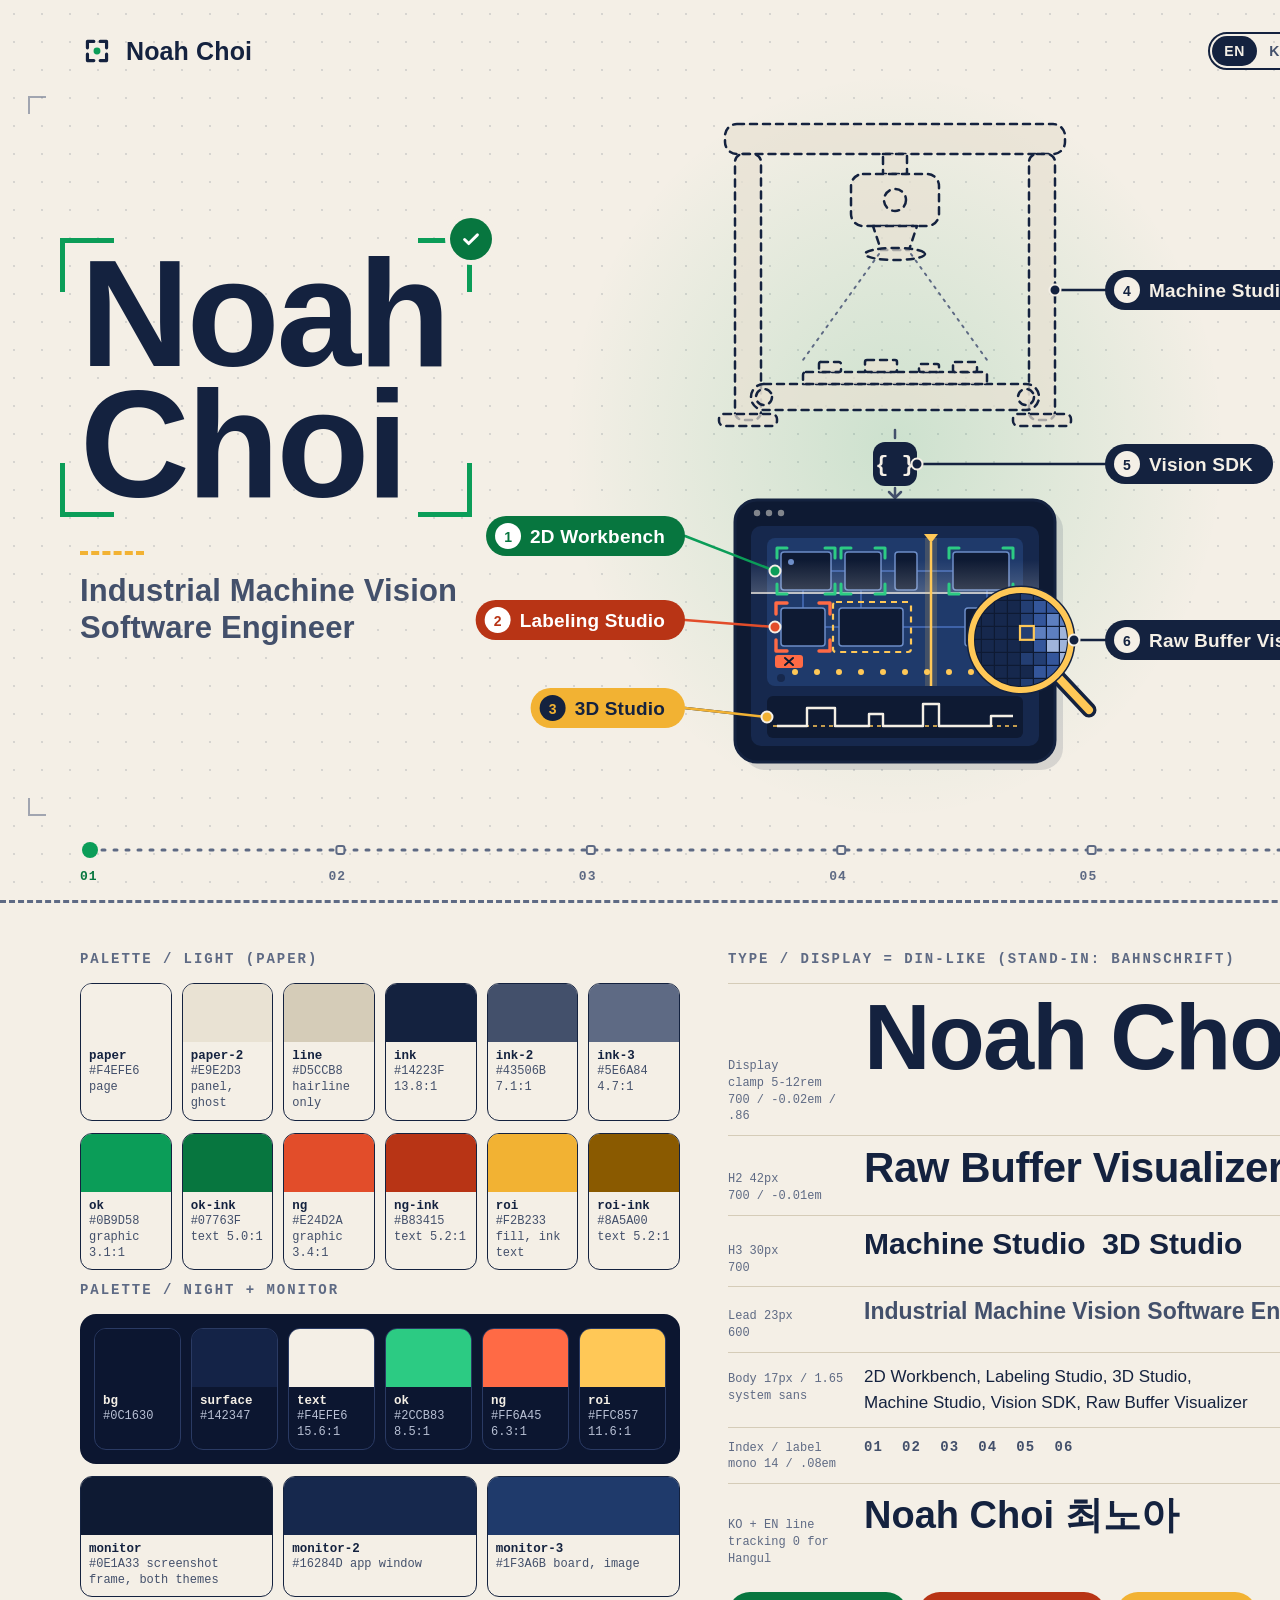
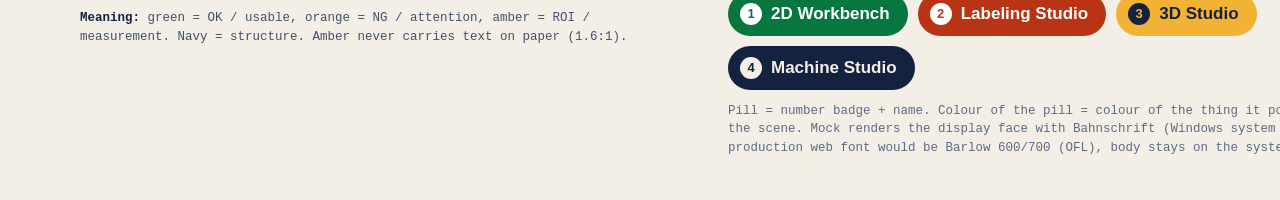
<file: docs/design-proposals/concept-b-hero-cream.html>
<!doctype html>
<html lang="en">
<head>
<meta charset="utf-8">
<meta name="viewport" content="width=1440">
<title>Noah Choi - hero concept B (Blueprint Cream), static mock</title>
<style>
/* Static concept mock. No external requests. Display face = Bahnschrift (Windows system font) as a stand-in for a DIN-like web font (Barlow 600/700, OFL). */
:root{
  --paper:#F4EFE6;--paper-2:#E9E2D3;--line:#D5CCB8;
  --ink:#14223F;--ink-2:#43506B;--ink-3:#5E6A84;
  --ok:#0B9D58;--ok-ink:#07763F;--ng:#E24D2A;--roi:#F2B233;
  --pk-ok-b:#07763F;--pk-ok-f:#fff;--pk-ng-b:#B83415;--pk-ng-f:#fff;--pk-roi-b:#F2B233;--pk-roi-f:#14223F;--pk-ink-b:#14223F;--pk-ink-f:#F4EFE6;
  --mon:#0E1A33;--mon-2:#16284D;--mon-3:#1F3A6B;--mon-ln:#14223F;
  --okd:#2CCB83;--ngd:#FF6A45;--roid:#FFC857;
  --ghost:rgba(233,226,211,.7);--grid:rgba(20,34,63,.13);--glow:#0B9D58;
  --f-disp:"Barlow","Bahnschrift","Segoe UI Variable Display","Segoe UI",-apple-system,"Helvetica Neue","Noto Sans KR","Malgun Gothic",sans-serif;
  --f-body:"Segoe UI Variable Text","Segoe UI",-apple-system,BlinkMacSystemFont,"Noto Sans KR","Malgun Gothic","Apple SD Gothic Neo",sans-serif;
  --f-mono:"Cascadia Mono",Consolas,ui-monospace,monospace;
}
html.night{
  --paper:#0C1630;--paper-2:#142347;--line:#2A3A63;
  --ink:#F4EFE6;--ink-2:#B8C0D4;--ink-3:#8A93AB;
  --ok:#2CCB83;--ok-ink:#2CCB83;--ng:#FF6A45;--roi:#FFC857;
  --pk-ok-b:#2CCB83;--pk-ok-f:#0C1630;--pk-ng-b:#FF6A45;--pk-ng-f:#0C1630;--pk-roi-b:#FFC857;--pk-roi-f:#0C1630;--pk-ink-b:#F4EFE6;--pk-ink-f:#0C1630;
  --mon:#070E1F;--mon-2:#101E3D;--mon-3:#1A3262;--mon-ln:#3A4C7A;
  --ghost:rgba(20,35,71,.75);--grid:rgba(244,239,230,.09);--glow:#2CCB83;
}
*{box-sizing:border-box;margin:0}
html,body{background:var(--paper);color:var(--ink);font-family:var(--f-body);-webkit-font-smoothing:antialiased}
body{width:1440px}
.hero{position:relative;width:1440px;height:900px;overflow:hidden;background:
  radial-gradient(circle,var(--grid) 1.1px,transparent 1.5px) 0 0/28px 28px,var(--paper)}
.hero>.reg{position:absolute;width:18px;height:18px;border:0 solid var(--ink-3);opacity:.55}
.reg.a{left:28px;top:96px;border-width:2px 0 0 2px}.reg.b{right:28px;top:96px;border-width:2px 2px 0 0}
.reg.c{left:28px;bottom:84px;border-width:0 0 2px 2px}.reg.d{right:28px;bottom:84px;border-width:0 2px 2px 0}

/* nav */
.nav{position:absolute;left:80px;right:80px;top:26px;height:50px;display:flex;align-items:center;justify-content:space-between}
.brand{display:flex;align-items:center;gap:12px;font:700 25px/1 var(--f-disp);letter-spacing:.005em}
.brand svg{width:34px;height:34px}
.tools{display:flex;align-items:center;gap:12px}
.seg{display:flex;border:2px solid var(--ink);border-radius:99px;padding:2px;font:700 14px/1 var(--f-disp);letter-spacing:.06em}
.seg b,.seg i{font-style:normal;padding:8px 12px;border-radius:99px}
.seg b{background:var(--ink);color:var(--paper)}.seg i{color:var(--ink-2)}
.theme{width:40px;height:40px;border-radius:50%;border:2px solid var(--ink);background:linear-gradient(90deg,var(--ink) 50%,transparent 50%)}

/* copy */
.copy{position:absolute;left:80px;top:238px;width:470px}
.name{position:relative;display:inline-block;padding:10px 24px 8px 20px;margin-left:-20px;font:700 152px/.86 var(--f-disp);letter-spacing:-.02em;color:var(--ink)}
.name span{display:block}
.name::before{content:"";position:absolute;inset:0;pointer-events:none;--c:var(--ok);--t:5px;--l:54px;
  background:
   linear-gradient(var(--c),var(--c)) 0 0/var(--l) var(--t) no-repeat,linear-gradient(var(--c),var(--c)) 0 0/var(--t) var(--l) no-repeat,
   linear-gradient(var(--c),var(--c)) 100% 0/var(--l) var(--t) no-repeat,linear-gradient(var(--c),var(--c)) 100% 0/var(--t) var(--l) no-repeat,
   linear-gradient(var(--c),var(--c)) 0 100%/var(--l) var(--t) no-repeat,linear-gradient(var(--c),var(--c)) 0 100%/var(--t) var(--l) no-repeat,
   linear-gradient(var(--c),var(--c)) 100% 100%/var(--l) var(--t) no-repeat,linear-gradient(var(--c),var(--c)) 100% 100%/var(--t) var(--l) no-repeat}
.name .ck{position:absolute;right:-20px;top:-20px;width:42px;height:42px;border-radius:50%;background:var(--pk-ok-b);display:grid;place-items:center;box-shadow:0 0 0 5px var(--paper)}
.name .ck svg{width:22px;height:22px}
.role{margin-top:34px;max-width:440px;font:600 31px/1.18 var(--f-disp);letter-spacing:.005em;color:var(--ink-2)}
.role::before{content:"";display:block;width:64px;height:0;border-top:4px dashed var(--roi);margin-bottom:18px}

svg{display:block}
#scene{position:absolute;left:0;top:0}
.gh{fill:var(--ghost);stroke:var(--ink);stroke-width:2.5;stroke-dasharray:7 6;stroke-linecap:round;stroke-linejoin:round}
.ghl{fill:none;stroke:var(--ink-3);stroke-width:2;stroke-dasharray:2 6;stroke-linecap:round}
.fl{fill:none;stroke:var(--ink-2);stroke-width:2.5;stroke-linecap:round;stroke-linejoin:round}
.pk rect{fill:var(--b)}.pk .pt{fill:var(--f);font:700 19px var(--f-disp);letter-spacing:.01em;dominant-baseline:central}
.pk .nb{fill:var(--f)}.pk .nt{fill:var(--b);font:700 14px var(--f-disp);text-anchor:middle;dominant-baseline:central}
.pk-ok{--b:var(--pk-ok-b);--f:var(--pk-ok-f)}.pk-ng{--b:var(--pk-ng-b);--f:var(--pk-ng-f)}.pk-roi{--b:var(--pk-roi-b);--f:var(--pk-roi-f)}.pk-ink{--b:var(--pk-ink-b);--f:var(--pk-ink-f)}
.ld{fill:none;stroke-width:2.5;stroke-linecap:round}

/* bottom index */
.idx{position:absolute;left:80px;top:836px;width:1280px;height:52px}
.idx text{font:600 13px var(--f-mono);fill:var(--ink-3);letter-spacing:.08em}

/* spec sheet */
.spec{position:relative;width:1440px;height:900px;padding:48px 80px 0;border-top:3px dashed var(--ink-3);background:var(--paper)}
.spec h2{font:700 14px var(--f-mono);letter-spacing:.14em;text-transform:uppercase;color:var(--ink-3);margin-bottom:16px}
.cols{display:grid;grid-template-columns:600px 1fr;gap:48px}
.tiles{display:grid;grid-template-columns:repeat(6,1fr);gap:10px;margin-bottom:12px}
.tiles.t3{grid-template-columns:repeat(3,1fr)}
.tile{border:1.5px solid var(--ink);border-radius:12px;overflow:hidden;background:var(--paper)}
.tile i{display:block;height:58px}
.tile div{padding:7px 8px 8px;font:12px/1.35 var(--f-mono);color:var(--ink-2)}
.tile b{display:block;font:700 12.5px var(--f-mono);color:var(--ink)}
.night-panel{background:#0C1630;border-radius:16px;padding:14px;margin-bottom:12px}
.night-panel .tile{border-color:#2A3A63;background:#0C1630}.night-panel .tile div{color:#B8C0D4}.night-panel .tile b{color:#F4EFE6}
.rule{font:12.5px/1.5 var(--f-mono);color:var(--ink-2);margin:6px 0 16px}
.rule em{font-style:normal;color:var(--ink);font-weight:700}
.ty{border-top:1.5px solid var(--line);padding:11px 0 10px;display:grid;grid-template-columns:122px 1fr;gap:14px;align-items:baseline}
.ty small{font:12px/1.4 var(--f-mono);color:var(--ink-3)}
.ty .s{font-family:var(--f-disp);font-weight:700;color:var(--ink);white-space:nowrap}
.comp{display:flex;gap:10px;align-items:center;margin-top:14px;flex-wrap:wrap}
.chipk{font:700 17px/1 var(--f-disp);padding:11px 18px 11px 12px;border-radius:99px;display:inline-flex;align-items:center;gap:9px;background:var(--b);color:var(--f)}
.chipk u{width:22px;height:22px;border-radius:50%;background:var(--f);color:var(--b);text-decoration:none;font:700 13px/22px var(--f-disp);text-align:center}
.chipk.pk-ok{--b:var(--pk-ok-b);--f:var(--pk-ok-f)}.chipk.pk-ng{--b:var(--pk-ng-b);--f:var(--pk-ng-f)}.chipk.pk-roi{--b:var(--pk-roi-b);--f:var(--pk-roi-f)}.chipk.pk-ink{--b:var(--pk-ink-b);--f:var(--pk-ink-f)}
.note{font:12.5px/1.5 var(--f-mono);color:var(--ink-3);margin-top:12px}
</style>
</head>
<body>

<section class="hero" id="hero">
  <span class="reg a"></span><span class="reg b"></span><span class="reg c"></span><span class="reg d"></span>

  <header class="nav">
    <div class="brand">
      <svg viewBox="0 0 64 64" aria-hidden="true"><path d="M14 26v-12h12M38 14h12v12M50 38v12H38M26 50H14V38" fill="none" stroke="var(--ink)" stroke-width="6" stroke-linecap="round" stroke-linejoin="round"/><circle cx="32" cy="32" r="6.5" fill="var(--ok)"/></svg>
      <span>Noah Choi</span>
    </div>
    <div class="tools"><div class="seg"><b>EN</b><i>KO</i></div><span class="theme"></span></div>
  </header>

  <div class="copy">
    <h1 class="name"><span>Noah</span><span>Choi</span>
      <i class="ck"><svg viewBox="0 0 24 24" fill="none" stroke="#fff" stroke-width="3.2" stroke-linecap="round" stroke-linejoin="round"><path d="M5 12.5l4.5 4.5L19 7.5"/></svg></i>
    </h1>
    <p class="role">Industrial Machine Vision Software Engineer</p>
  </div>

  <svg id="scene" width="1440" height="900" viewBox="0 0 1440 900" aria-hidden="true">
    <defs>
      <radialGradient id="glow" cx="50%" cy="50%" r="50%"><stop offset="0" style="stop-color:var(--glow);stop-opacity:.17"/><stop offset="1" style="stop-color:var(--glow);stop-opacity:0"/></radialGradient>
      <linearGradient id="beam" x1="0" y1="0" x2="0" y2="1"><stop offset="0" stop-color="#F4EFE6" stop-opacity="0"/><stop offset="1" stop-color="#F4EFE6" stop-opacity=".2"/></linearGradient>
      <clipPath id="scr"><rect x="816" y="526" width="288" height="220" rx="10"/></clipPath>
      <clipPath id="lens"><circle cx="1086" cy="640" r="46"/></clipPath>
    </defs>

    <g transform="translate(-65 0)">
      <ellipse cx="960" cy="446" rx="330" ry="372" fill="url(#glow)"/>

      <!-- 04 ghost machine: not delivered yet (dashed blueprint) -->
      <g class="gh">
        <rect x="790" y="124" width="340" height="30" rx="12"/>
        <rect x="800" y="154" width="26" height="266" rx="8"/>
        <rect x="1094" y="154" width="26" height="266" rx="8"/>
        <rect x="784" y="414" width="58" height="12" rx="5"/>
        <rect x="1078" y="414" width="58" height="12" rx="5"/>
        <rect x="948" y="154" width="24" height="20"/>
        <rect x="916" y="174" width="88" height="52" rx="12"/>
        <circle cx="960" cy="200" r="11"/>
        <path d="M938 226h44l-8 24h-28z"/>
        <ellipse cx="960" cy="254" rx="30" ry="6"/>
        <rect x="816" y="384" width="288" height="26" rx="13"/>
        <circle cx="829" cy="397" r="8"/><circle cx="1091" cy="397" r="8"/>
        <rect x="868" y="372" width="184" height="12" rx="3"/>
        <rect x="884" y="362" width="22" height="10" rx="2"/><rect x="930" y="360" width="32" height="12" rx="2"/><rect x="984" y="364" width="20" height="8" rx="2"/><rect x="1018" y="362" width="24" height="10" rx="2"/>
      </g>
      <path class="ghl" d="M944 254L868 360M976 254L1052 360"/>

      <!-- 05 SDK chip + data path -->
      <path class="fl" d="M960 430v8"/>
      <path class="fl" d="M960 488v10m-6-6l6 6l6-6"/>
      <rect x="938" y="442" width="44" height="44" rx="12" fill="var(--ink)"/>
      <text x="960" y="471" text-anchor="middle" style="font:700 22px var(--f-mono);fill:var(--paper)">{ }</text>

      <!-- monitor (solid = software) -->
      <rect x="808" y="508" width="320" height="262" rx="22" fill="var(--ink)" opacity=".13"/>
      <rect x="800" y="500" width="320" height="262" rx="22" fill="var(--mon)" stroke="var(--mon-ln)" stroke-width="3"/>
      <circle cx="822" cy="513" r="3.2" fill="#F4EFE6" opacity=".5"/><circle cx="834" cy="513" r="3.2" fill="#F4EFE6" opacity=".5"/><circle cx="846" cy="513" r="3.2" fill="#F4EFE6" opacity=".5"/>
      <rect x="816" y="526" width="288" height="220" rx="10" fill="var(--mon-2)"/>
      <g clip-path="url(#scr)">
        <rect x="832" y="538" width="256" height="148" rx="8" fill="var(--mon-3)"/>
        <path d="M896 571h14M946 571h14M982 571h36M868 590v18M926 590v18M1052 590v18M890 627h14M968 627h62M1074 627h14" fill="none" stroke="#3E62A8" stroke-width="2" stroke-linecap="round"/>
        <g fill="var(--mon)" stroke="#6C8DC8" stroke-width="1.5">
          <rect x="846" y="552" width="50" height="38" rx="3"/><rect x="910" y="552" width="36" height="38" rx="3"/><rect x="960" y="552" width="22" height="38" rx="3"/><rect x="1018" y="552" width="56" height="38" rx="3"/>
          <rect x="846" y="608" width="44" height="38" rx="3"/><rect x="904" y="608" width="64" height="38" rx="3"/><rect x="1030" y="608" width="44" height="38" rx="3"/>
        </g>
        <circle cx="856" cy="562" r="3" fill="#6C8DC8"/>
        <g fill="var(--roid)"><circle cx="860" cy="672" r="3"/><circle cx="882" cy="672" r="3"/><circle cx="904" cy="672" r="3"/><circle cx="926" cy="672" r="3"/><circle cx="948" cy="672" r="3"/><circle cx="970" cy="672" r="3"/><circle cx="992" cy="672" r="3"/><circle cx="1014" cy="672" r="3"/><circle cx="1036" cy="672" r="3"/><circle cx="1058" cy="672" r="3"/></g>
        <circle cx="846" cy="678" r="4" fill="var(--mon-2)"/><circle cx="1074" cy="678" r="4" fill="var(--mon-2)"/>
        <!-- scan beam -->
        <rect x="816" y="560" width="288" height="32" fill="url(#beam)"/><rect x="816" y="592" width="288" height="2" fill="#F4EFE6" opacity=".75"/>
        <!-- 03 laser line + profile strip -->
        <rect x="990" y="538" width="12" height="148" fill="var(--roid)" opacity=".16"/>
        <line x1="996" y1="542" x2="996" y2="686" stroke="var(--roid)" stroke-width="2.5"/>
        <path d="M989 534h14l-7 9z" fill="var(--roid)"/>
        <rect x="832" y="696" width="256" height="42" rx="6" fill="var(--mon)"/>
        <line x1="838" y1="726" x2="1082" y2="726" stroke="var(--roid)" stroke-width="1.6" stroke-dasharray="4 4"/>
        <polyline points="842,726 872,726 872,708 900,708 900,726 934,726 934,714 948,714 948,726 988,726 988,704 1004,704 1004,726 1056,726 1056,716 1078,716" fill="none" stroke="#F4EFE6" stroke-width="2.4" stroke-linejoin="round"/>
        <!-- 04b NG tag -->
        <rect x="840" y="655" width="28" height="13" rx="3" fill="var(--ngd)"/><path d="M850 658l8 7M858 658l-8 7" stroke="var(--mon)" stroke-width="2" stroke-linecap="round"/>
        <g id="brk"></g>
      </g>

      <!-- 06 magnifier -->
      <line x1="1123" y1="677" x2="1154" y2="710" stroke="var(--ink)" stroke-width="15" stroke-linecap="round"/>
      <line x1="1123" y1="677" x2="1154" y2="710" stroke="var(--roid)" stroke-width="8" stroke-linecap="round"/>
      <circle cx="1086" cy="640" r="53" fill="var(--mon)" stroke="var(--ink)" stroke-width="3"/>
      <g clip-path="url(#lens)" id="px"></g>
      <circle cx="1086" cy="640" r="50" fill="none" stroke="var(--roid)" stroke-width="6"/>

      <g id="callouts"></g>
    </g>
  </svg>

  <svg class="idx" viewBox="0 0 1280 52" aria-hidden="true">
    <line x1="10" y1="14" x2="1262" y2="14" stroke="var(--ink-3)" stroke-width="3" stroke-dasharray="3 9" stroke-linecap="round"/>
    <circle cx="10" cy="14" r="8" fill="var(--ok)"/>
    <rect x="1256" y="7" width="14" height="14" rx="4" fill="var(--ink)"/>
    <g id="ticks"></g>
  </svg>
</section>

<section class="spec">
  <div class="cols">
    <div>
      <h2>Palette / light (paper)</h2>
      <div class="tiles">
        <div class="tile"><i style="background:#F4EFE6"></i><div><b>paper</b>#F4EFE6<br>page</div></div>
        <div class="tile"><i style="background:#E9E2D3"></i><div><b>paper-2</b>#E9E2D3<br>panel, ghost</div></div>
        <div class="tile"><i style="background:#D5CCB8"></i><div><b>line</b>#D5CCB8<br>hairline only</div></div>
        <div class="tile"><i style="background:#14223F"></i><div><b>ink</b>#14223F<br>13.8:1</div></div>
        <div class="tile"><i style="background:#43506B"></i><div><b>ink-2</b>#43506B<br>7.1:1</div></div>
        <div class="tile"><i style="background:#5E6A84"></i><div><b>ink-3</b>#5E6A84<br>4.7:1</div></div>
      </div>
      <div class="tiles">
        <div class="tile"><i style="background:#0B9D58"></i><div><b>ok</b>#0B9D58<br>graphic 3.1:1</div></div>
        <div class="tile"><i style="background:#07763F"></i><div><b>ok-ink</b>#07763F<br>text 5.0:1</div></div>
        <div class="tile"><i style="background:#E24D2A"></i><div><b>ng</b>#E24D2A<br>graphic 3.4:1</div></div>
        <div class="tile"><i style="background:#B83415"></i><div><b>ng-ink</b>#B83415<br>text 5.2:1</div></div>
        <div class="tile"><i style="background:#F2B233"></i><div><b>roi</b>#F2B233<br>fill, ink text</div></div>
        <div class="tile"><i style="background:#8A5A00"></i><div><b>roi-ink</b>#8A5A00<br>text 5.2:1</div></div>
      </div>
      <h2 style="margin-top:6px">Palette / night + monitor</h2>
      <div class="night-panel">
        <div class="tiles" style="margin:0">
          <div class="tile"><i style="background:#0C1630"></i><div><b>bg</b>#0C1630</div></div>
          <div class="tile"><i style="background:#142347"></i><div><b>surface</b>#142347</div></div>
          <div class="tile"><i style="background:#F4EFE6"></i><div><b>text</b>#F4EFE6<br>15.6:1</div></div>
          <div class="tile"><i style="background:#2CCB83"></i><div><b>ok</b>#2CCB83<br>8.5:1</div></div>
          <div class="tile"><i style="background:#FF6A45"></i><div><b>ng</b>#FF6A45<br>6.3:1</div></div>
          <div class="tile"><i style="background:#FFC857"></i><div><b>roi</b>#FFC857<br>11.6:1</div></div>
        </div>
      </div>
      <div class="tiles t3">
        <div class="tile"><i style="background:#0E1A33"></i><div><b>monitor</b>#0E1A33 screenshot frame, both themes</div></div>
        <div class="tile"><i style="background:#16284D"></i><div><b>monitor-2</b>#16284D app window</div></div>
        <div class="tile"><i style="background:#1F3A6B"></i><div><b>monitor-3</b>#1F3A6B board, image</div></div>
      </div>
      <p class="rule"><em>Meaning:</em> green = OK / usable, orange = NG / attention, amber = ROI / measurement. Navy = structure. Amber never carries text on paper (1.6:1).</p>
    </div>

    <div>
      <h2>Type / display = DIN-like (stand-in: Bahnschrift)</h2>
      <div class="ty"><small>Display<br>clamp 5-12rem<br>700 / -0.02em / .86</small><div class="s" style="font-size:92px;line-height:.92;letter-spacing:-.02em">Noah Choi</div></div>
      <div class="ty"><small>H2 42px<br>700 / -0.01em</small><div class="s" style="font-size:42px;line-height:1;letter-spacing:-.01em">Raw Buffer Visualizer</div></div>
      <div class="ty"><small>H3 30px<br>700</small><div class="s" style="font-size:30px;line-height:1.1">Machine Studio &nbsp;3D Studio</div></div>
      <div class="ty"><small>Lead 23px<br>600</small><div class="s" style="font-size:23px;font-weight:600;color:var(--ink-2);line-height:1.2">Industrial Machine Vision Software Engineer</div></div>
      <div class="ty"><small>Body 17px / 1.65<br>system sans</small><div style="font:17px/1.55 var(--f-body);color:var(--ink)">2D Workbench, Labeling Studio, 3D Studio,<br>Machine Studio, Vision SDK, Raw Buffer Visualizer</div></div>
      <div class="ty"><small>Index / label<br>mono 14 / .08em</small><div style="font:600 14px var(--f-mono);letter-spacing:.08em;color:var(--ink-2)">01 &nbsp;02 &nbsp;03 &nbsp;04 &nbsp;05 &nbsp;06</div></div>
      <div class="ty"><small>KO + EN line<br>tracking 0 for Hangul</small><div class="s" style="font-size:38px;line-height:1.1;letter-spacing:0">Noah Choi <span style="font-weight:700;font-family:var(--f-body)">&#52572;&#45432;&#50500;</span></div></div>
      <div class="comp">
        <span class="chipk pk-ok"><u>1</u>2D Workbench</span><span class="chipk pk-ng"><u>2</u>Labeling Studio</span><span class="chipk pk-roi"><u>3</u>3D Studio</span><span class="chipk pk-ink"><u>4</u>Machine Studio</span>
      </div>
      <p class="note">Pill = number badge + name. Colour of the pill = colour of the thing it points at in the scene. Mock renders the display face with Bahnschrift (Windows system font); the production web font would be Barlow 600/700 (OFL), body stays on the system stack.</p>
    </div>
  </div>
</section>

<script>
(function(){
  if(location.hash==='#night')document.documentElement.classList.add('night');
  var NS='http://www.w3.org/2000/svg';
  function el(n,a,p){var e=document.createElementNS(NS,n);for(var k in a)e.setAttribute(k,a[k]);if(p)p.appendChild(e);return e}
  /* detection bracket */
  function br(p,x,y,w,h,col,sw,l){
    var r=x+w,d=y+h;
    el('path',{d:'M'+x+' '+(y+l)+'V'+y+'H'+(x+l)+'M'+(r-l)+' '+y+'H'+r+'V'+(y+l)+'M'+r+' '+(d-l)+'V'+d+'H'+(r-l)+'M'+(x+l)+' '+d+'H'+x+'V'+(d-l),fill:'none',stroke:col,'stroke-width':sw,'stroke-linecap':'round','stroke-linejoin':'round'},p);
  }
  var b=document.getElementById('brk');
  br(b,842,548,58,46,'var(--okd)',3,10);br(b,906,548,44,46,'var(--okd)',3,10);br(b,1014,548,64,46,'var(--okd)',3,10);
  br(b,841,603,54,48,'var(--ngd)',3.4,11);
  el('rect',{x:898,y:602,width:78,height:50,rx:3,fill:'none',stroke:'var(--roid)','stroke-width':2.2,'stroke-dasharray':'6 5'},b);
  /* raw pixel grid inside the magnifier */
  var px=document.getElementById('px'),tones=['#16284D','#233E73','#34569B','#5D7FC0','#9FB4DB','#F4EFE6'],s=13,x0=1086-52,y0=640-52,i,j,v,h;
  for(j=0;j<8;j++)for(i=0;i<8;i++){
    h=((i*7+j*13+i*j*5)%5)/5-.4;v=Math.max(0,Math.min(5,Math.round((i-3.2)*1.05+h*1.6+(j>4?-.6:0))));
    el('rect',{x:x0+i*s,y:y0+j*s,width:s-1.2,height:s-1.2,fill:tones[v]},px);
  }
  el('rect',{x:x0+4*s-1,y:y0+3*s-1,width:s+.8,height:s+.8,fill:'none',stroke:'var(--roid)','stroke-width':2.2},px);
  /* callouts: pills + leaders (positions in scene coordinates) */
  var C=document.getElementById('callouts');
  var P=[
    {n:1,t:'2D Workbench',c:'ok',  s:'L',y:536,tx:840,ty:571,col:'var(--ok)'},
    {n:2,t:'Labeling Studio',c:'ng',s:'L',y:620,tx:840,ty:627,col:'var(--ng)'},
    {n:3,t:'3D Studio',c:'roi',s:'L',y:708,tx:832,ty:717,col:'var(--roi)',halo:1},
    {n:4,t:'Machine Studio',c:'ink',s:'R',y:290,tx:1120,ty:290,col:'var(--ink)'},
    {n:5,t:'Vision SDK',c:'ink',s:'R',y:464,tx:982,ty:464,col:'var(--ink)'},
    {n:6,t:'Raw Buffer Visualizer',c:'ink',s:'R',y:640,tx:1139,ty:640,col:'var(--ink)'}
  ];
  P.forEach(function(p){
    var ex=p.s==='L'?750:1170;
    if(p.halo)el('line',{x1:ex,y1:p.y,x2:p.tx,y2:p.ty,'class':'ld',stroke:'var(--ink)','stroke-width':6},C);
    el('line',{x1:ex,y1:p.y,x2:p.tx,y2:p.ty,'class':'ld',stroke:p.col},C);
    el('circle',{cx:p.tx,cy:p.ty,r:5.5,fill:p.col,stroke:'var(--paper)','stroke-width':2},C);
    var g=el('g',{'class':'pk pk-'+p.c},C),t=el('text',{x:44,y:0,'class':'pt'},g);t.textContent=p.t;
    var w=44+t.getBBox().width+20;
    var r=el('rect',{x:0,y:-20,width:w,height:40,rx:20},g);g.insertBefore(r,t);
    var cb=el('circle',{cx:22,cy:0,r:13,'class':'nb'},g);g.insertBefore(cb,t);
    var nt=el('text',{x:22,y:1,'class':'nt'},g);nt.textContent=p.n;
    g.setAttribute('transform','translate('+(p.s==='L'?ex-w:ex)+' '+p.y+')');
  });
  /* bottom project index */
  var T=document.getElementById('ticks');
  for(i=0;i<6;i++){var x=10+i*(1252/5);
    if(i>0&&i<5)el('rect',{x:x-4,y:10,width:8,height:8,rx:2,fill:'var(--paper)',stroke:'var(--ink-3)','stroke-width':2},T);
    var tx=el('text',{x:i===0?0:(i===5?1262-10:x-12),y:44},T);tx.textContent='0'+(i+1);if(i===0)tx.setAttribute('style','fill:var(--ok-ink);font-weight:700');
  }
})();
</script>
</body>
</html>
</file>
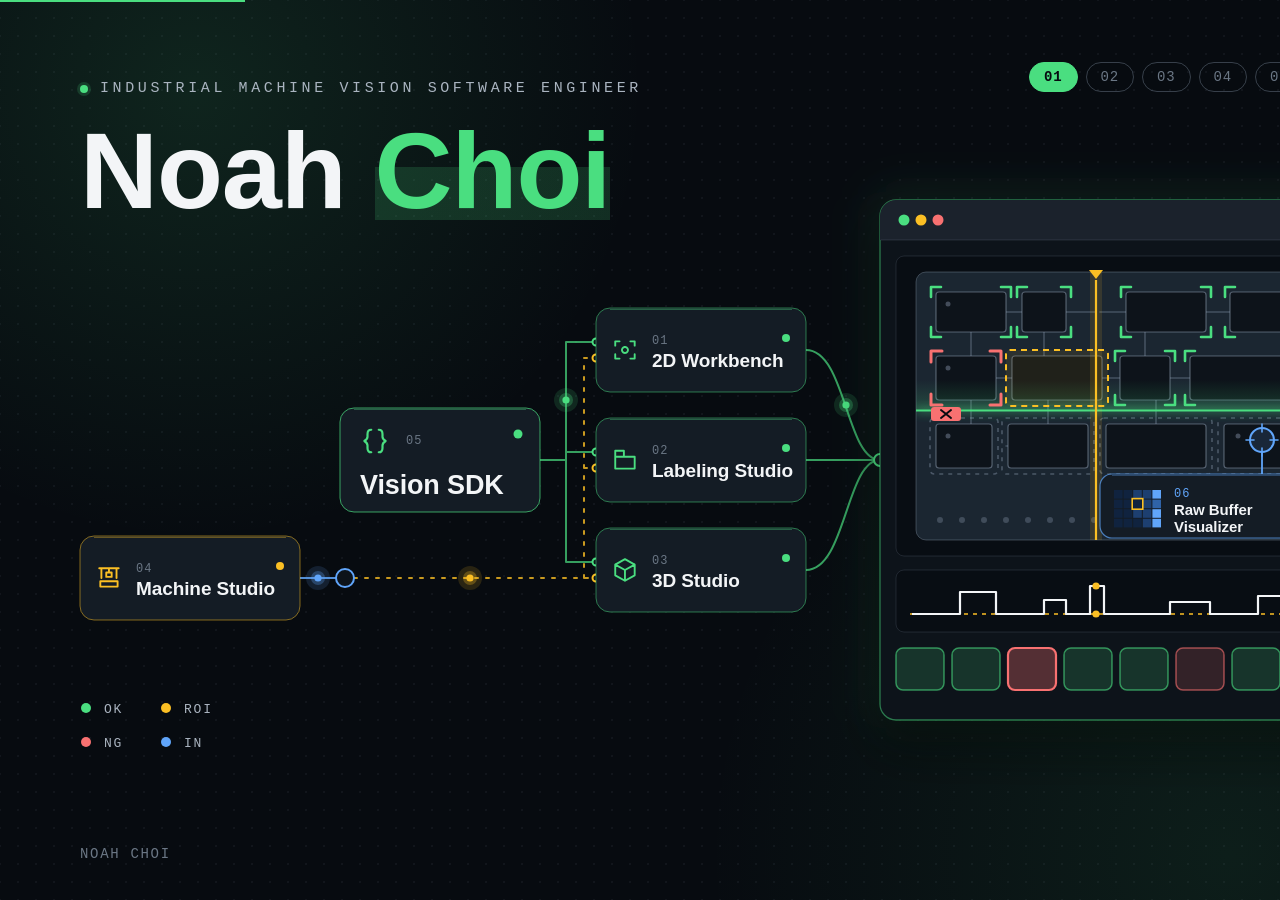
<file: docs/design-proposals/concept-d-industrial-dark.html>
<!doctype html>
<html lang="en">
<head>
<meta charset="utf-8">
<meta name="viewport" content="width=1440">
<title>Noah Choi - hero concept D (Industrial Monitor Dark), static mock</title>
<style>
/* Static concept mock for direction D. No external requests.
   FONT ASSUMPTION (not rendered here): production = Pretendard 500/700/800 (OFL 1.1) + JetBrains Mono 400/500/700 (OFL 1.1) as woff2 base64 or files.
   Measured in the user's deck (reference deck C original): Pretendard subset 174-178 KB per weight, JetBrains Mono subset 21 KB per weight.
   This mock renders with Windows system fonts as stand-ins: Segoe UI (for Pretendard) and Cascadia Mono / Consolas (for JetBrains Mono).
   Token names and values copied from the user's deck base.css (--bg0..--bg3, --line, --tx*, --mint/--blue/--amber/--red). */
:root{
  --bg0:#070B10;--bg1:#0D131A;--bg2:#141C25;--bg3:#1B2631;
  --line:rgba(148,163,184,.16);--line2:rgba(148,163,184,.34);
  --tx:#F3F5F7;--tx2:#AAB4C0;--tx3:#6B7785;
  --mint:#4ADE80;--blue:#60A5FA;--amber:#FBBF24;--red:#F87171;
  --mint-rgb:74,222,128;--blue-rgb:96,165,250;--amber-rgb:251,191,36;--red-rgb:248,113,113;
  --accent:var(--mint);--accent-rgb:var(--mint-rgb);
  --f-pd:PD,"Segoe UI Variable Display","Segoe UI","Malgun Gothic","Apple SD Gothic Neo",sans-serif;
  --f-jb:JB,"Cascadia Mono",Consolas,"Malgun Gothic",monospace;
}
*{box-sizing:border-box;margin:0}
html,body{background:var(--bg0);color:var(--tx);-webkit-font-smoothing:antialiased}
body{width:1440px}
.hero{position:relative;width:1440px;height:900px;overflow:hidden;background:var(--bg0);font-family:var(--f-pd)}
/* background layer: two drifting glows + 18px dot grid (deck: glowdrift 20s, dots rgba(148,163,184,.07)) */
.glow{position:absolute;border-radius:50%}
.g1{width:900px;height:900px;left:-255px;top:-360px;background:radial-gradient(closest-side,rgba(var(--mint-rgb),.12),rgba(var(--mint-rgb),0))}
.g2{width:1050px;height:1050px;right:-315px;bottom:-480px;background:radial-gradient(closest-side,rgba(var(--mint-rgb),.09),rgba(var(--mint-rgb),0))}
.dots{position:absolute;inset:0;background-image:radial-gradient(circle,rgba(148,163,184,.07) 1px,transparent 1.5px);background-size:18px 18px;background-position:9px 9px}
.bar{position:absolute;left:0;top:0;height:2px;width:245px;background:var(--mint)}

/* header: mono kicker + 800 title (marker-band em) */
.kicker{position:absolute;left:80px;top:80px;display:flex;align-items:center;gap:12px;height:18px;font:500 15px/18px var(--f-jb);letter-spacing:.24em;text-transform:uppercase;color:var(--tx2);white-space:nowrap}
.kicker i{width:8px;height:8px;border-radius:50%;background:var(--accent);box-shadow:0 0 0 3px rgba(var(--accent-rgb),.16)}
.title{position:absolute;left:80px;top:112px;font:800 108px/1.1 var(--f-pd);letter-spacing:-.01em;color:var(--tx);white-space:nowrap}
.title em{font-style:normal;color:var(--accent);background:linear-gradient(rgba(var(--accent-rgb),.16),rgba(var(--accent-rgb),.16)) no-repeat 0 84%/100% 44%}
/* step tabs (numbered here because the mock text is limited to names; in production = section labels) */
.tabs{position:absolute;right:80px;top:62px;display:flex;gap:8px}
.pill{height:30px;min-width:46px;padding:0 14px;display:inline-flex;align-items:center;justify-content:center;border:1px solid var(--line2);border-radius:999px;font:500 14px/1 var(--f-jb);letter-spacing:.06em;color:var(--tx3)}
.pill.past{color:var(--tx2);border-color:rgba(var(--mint-rgb),.6)}
.pill.on{background:var(--mint);border-color:var(--mint);color:var(--bg0);font-weight:700}
/* footer */
.mark{position:absolute;left:80px;top:846px;font:500 14px/16px var(--f-jb);letter-spacing:.12em;color:var(--tx3)}
.pg{position:absolute;right:80px;top:846px;font:500 14px/16px var(--f-jb);color:var(--tx3)}
.pg b{font-weight:500;color:var(--tx2)}

svg.scene{position:absolute;left:0;top:0}
.sig{fill:none;stroke:var(--line2);stroke-width:1.6;stroke-linecap:round;stroke-linejoin:round}
.sig.m{stroke:rgba(var(--mint-rgb),.7);stroke-width:2}
.sig.b{stroke:rgba(var(--blue-rgb),.85);stroke-width:2}
.sig.a{stroke:rgba(var(--amber-rgb),.8);stroke-width:2;stroke-dasharray:3 8}
.card{fill:var(--bg2);stroke:var(--line);stroke-width:1}
.card.m{stroke:rgba(var(--mint-rgb),.5)}.card.a{stroke:rgba(var(--amber-rgb),.5)}.card.bl{stroke:rgba(var(--blue-rgb),.6)}
.cn{font:500 12px var(--f-jb);fill:var(--tx3);letter-spacing:.08em}
.ct{font:800 17px var(--f-pd);fill:var(--tx);letter-spacing:-.005em}
.ct.lg{font-size:21px}
.ic{fill:none;stroke-width:1.75;stroke-linecap:round;stroke-linejoin:round}
.lbl{font:500 13px var(--f-jb);fill:var(--tx2);letter-spacing:.14em}
</style>
</head>
<body>
<section class="hero">
  <div class="glow g1"></div><div class="glow g2"></div><div class="dots"></div>
  <div class="bar"></div>

  <div class="kicker"><i></i><span>Industrial Machine Vision Software Engineer</span></div>
  <h1 class="title">Noah <em>Choi</em></h1>
  <div class="tabs"><span class="pill on">01</span><span class="pill">02</span><span class="pill">03</span><span class="pill">04</span><span class="pill">05</span><span class="pill">06</span></div>

  <svg class="scene" width="1440" height="900" viewBox="0 0 1440 900" aria-hidden="true">
    <defs>
      <filter id="sh" x="-20%" y="-20%" width="140%" height="150%"><feDropShadow dx="0" dy="26" stdDeviation="24" flood-color="#000" flood-opacity=".5"/></filter>
      <filter id="hz" x="-30%" y="-30%" width="160%" height="160%"><feGaussianBlur stdDeviation="22"/></filter>
      <filter id="gl" x="-10%" y="-400%" width="120%" height="900%"><feGaussianBlur stdDeviation="5"/></filter>
      <linearGradient id="bm" x1="0" y1="0" x2="0" y2="1"><stop offset="0" stop-color="#4ADE80" stop-opacity="0"/><stop offset="1" stop-color="#4ADE80" stop-opacity=".2"/></linearGradient>
      <clipPath id="pcb"><rect x="916" y="272" width="408" height="268" rx="10"/></clipPath>
    </defs>

    <!-- ===== signal lines (drawn first, under the cards) ===== -->
    <!-- 04 -> input node (blue, solid) -->
    <path class="sig b" d="M300 578H336"/>
    <!-- input -> tools (amber dashed = cross-project integration still in development, per Overview legend) -->
    <path class="sig a" d="M354 578H596M584 578V358M584 358H596M584 468H596"/>
    <!-- 05 SDK -> tools (mint solid = available / SDK reuse) -->
    <path class="sig m" d="M540 460H566M566 342V562M566 342H596M566 452H596M566 562H596"/>
    <!-- tools -> monitor (results) -->
    <path class="sig m" d="M806 350C846 350 846 460 880 460M806 460H880M806 570C846 570 846 460 880 460"/>
    <!-- packets (static positions; production: moving along the path) -->
    <g fill="#60A5FA"><circle cx="318" cy="578" r="12" opacity=".14"/><circle cx="318" cy="578" r="7" opacity=".28"/><circle cx="318" cy="578" r="3.6"/></g>
    <g fill="#FBBF24"><circle cx="470" cy="578" r="12" opacity=".14"/><circle cx="470" cy="578" r="7" opacity=".28"/><circle cx="470" cy="578" r="3.6"/></g>
    <g fill="#4ADE80"><circle cx="566" cy="400" r="12" opacity=".14"/><circle cx="566" cy="400" r="7" opacity=".28"/><circle cx="566" cy="400" r="3.6"/>
      <circle cx="846" cy="405" r="12" opacity=".14"/><circle cx="846" cy="405" r="7" opacity=".28"/><circle cx="846" cy="405" r="3.6"/></g>
    <!-- junction nodes -->
    <circle cx="345" cy="578" r="9" fill="var(--bg1)" stroke="var(--blue)" stroke-width="2"/>
    <circle cx="880" cy="460" r="6" fill="var(--bg1)" stroke="var(--mint)" stroke-width="2"/>
    <g stroke-width="2" fill="var(--bg1)">
      <circle cx="596" cy="342" r="3.5" stroke="#4ADE80"/><circle cx="596" cy="452" r="3.5" stroke="#4ADE80"/><circle cx="596" cy="562" r="3.5" stroke="#4ADE80"/>
      <circle cx="596" cy="358" r="3.5" stroke="#FBBF24"/><circle cx="596" cy="468" r="3.5" stroke="#FBBF24"/><circle cx="596" cy="578" r="3.5" stroke="#FBBF24"/>
    </g>

    <g id="cards"></g>

    <!-- ===== monitor frame ===== -->
    <rect x="872" y="192" width="496" height="536" rx="24" fill="rgba(74,222,128,.10)" filter="url(#hz)"/>
    <g filter="url(#sh)"><rect x="880" y="200" width="480" height="520" rx="16" fill="#1B222C"/></g>
    <rect x="880" y="200" width="480" height="520" rx="16" fill="var(--bg1)" stroke="rgba(74,222,128,.5)" stroke-width="1.3"/>
    <path d="M896 200.700H1344" stroke="rgba(74,222,128,.45)" stroke-width="1"/>
    <path d="M880 240H1360V216a16 16 0 0 0-16-16H896a16 16 0 0 0-16 16z" fill="#1B222C"/>
    <path d="M880.600 240H1359.400" stroke="var(--line)" stroke-width="1"/>
    <!-- title-bar dots = the signal legend: OK / ROI / NG -->
    <circle cx="904" cy="220" r="5.500" fill="#4ADE80"/><circle cx="921" cy="220" r="5.500" fill="#FBBF24"/><circle cx="938" cy="220" r="5.500" fill="#F87171"/>

    <!-- board image pane -->
    <rect x="896" y="256" width="448" height="300" rx="8" fill="#080D13" stroke="var(--line)"/>
    <rect x="916" y="272" width="408" height="268" rx="10" fill="var(--bg3)" stroke="var(--line2)"/>
    <g clip-path="url(#pcb)">
      <path d="M1006 312h16M1066 312h30M1100 312h26M1206 312h24M971 332v24M1044 332v24M1145 332v24M996 378h16M1102 378h18M1170 378h20M1006 446h2M971 400v24M1048 400v24M1156 400v24" fill="none" stroke="rgba(148,163,184,.34)" stroke-width="1.6" stroke-linecap="round"/>
      <g fill="var(--bg1)" stroke="rgba(148,163,184,.5)" stroke-width="1.2">
        <rect x="936" y="292" width="70" height="40" rx="3"/><rect x="1022" y="292" width="44" height="40" rx="3"/><rect x="1126" y="292" width="80" height="40" rx="3"/><rect x="1230" y="292" width="70" height="40" rx="3"/>
        <rect x="936" y="356" width="60" height="44" rx="3"/><rect x="1012" y="356" width="90" height="44" rx="3"/><rect x="1120" y="356" width="50" height="44" rx="3"/><rect x="1190" y="356" width="110" height="44" rx="3"/>
        <rect x="936" y="424" width="56" height="44" rx="3"/><rect x="1008" y="424" width="80" height="44" rx="3"/><rect x="1106" y="424" width="100" height="44" rx="3"/><rect x="1224" y="424" width="76" height="44" rx="3"/>
      </g>
      <g fill="rgba(148,163,184,.4)"><circle cx="948" cy="304" r="2.500"/><circle cx="948" cy="368" r="2.500"/><circle cx="948" cy="436" r="2.500"/><circle cx="1238" cy="436" r="2.500"/></g>
      <g fill="rgba(148,163,184,.3)"><circle cx="940" cy="520" r="3"/><circle cx="962" cy="520" r="3"/><circle cx="984" cy="520" r="3"/><circle cx="1006" cy="520" r="3"/><circle cx="1028" cy="520" r="3"/><circle cx="1050" cy="520" r="3"/><circle cx="1072" cy="520" r="3"/><circle cx="1094" cy="520" r="3"/><circle cx="1116" cy="520" r="3"/><circle cx="1138" cy="520" r="3"/></g>
      <!-- pending row (below the beam): dashed, dim -->
      <g fill="none" stroke="rgba(148,163,184,.4)" stroke-width="1.6" stroke-dasharray="4 5"><rect x="930" y="418" width="68" height="56" rx="4"/><rect x="1002" y="418" width="92" height="56" rx="4"/><rect x="1100" y="418" width="112" height="56" rx="4"/><rect x="1218" y="418" width="88" height="56" rx="4"/></g>
      <!-- scan beam: row 1-2 are done, row 3 pending -->
      <rect x="916" y="380" width="408" height="30" fill="url(#bm)"/>
      <rect x="916" y="409" width="408" height="3" fill="#4ADE80" opacity=".8" filter="url(#gl)"/>
      <rect x="916" y="409.500" width="408" height="2" fill="#4ADE80"/>
    </g>
    <g id="det"></g>
    <!-- ROI / measurement = amber dashed -->
    <rect x="1006" y="350" width="102" height="56" rx="4" fill="rgba(251,191,36,.08)" stroke="#FBBF24" stroke-width="2" stroke-dasharray="6 5"/>
    <!-- laser line (3D height) -->
    <rect x="1090" y="272" width="12" height="268" fill="rgba(251,191,36,.12)" clip-path="url(#pcb)"/>
    <line x1="1096" y1="280" x2="1096" y2="540" stroke="#FBBF24" stroke-width="2.200" clip-path="url(#pcb)"/>
    <path d="M1089 270h14l-7 9z" fill="#FBBF24"/>

    <!-- RBV probe popover: blue = input / raw data -->
    <circle cx="1262" cy="440" r="12" fill="rgba(96,165,250,.14)" stroke="#60A5FA" stroke-width="2"/><path d="M1262 424v8M1262 448v8M1246 440h8M1270 440h8" stroke="#60A5FA" stroke-width="1.600" stroke-linecap="round"/>
    <path d="M1262 452V474" stroke="#60A5FA" stroke-width="1.800"/>
    <g>
      <rect x="1100" y="474" width="224" height="64" rx="12" fill="var(--bg2)" stroke="rgba(96,165,250,.7)" stroke-width="1.200"/><path d="M1112 475.500H1312" stroke="rgba(96,165,250,.3)"/>
      <g id="pxg"></g>
      <text class="cn" x="1174" y="497" style="fill:#60A5FA">06</text><text class="ct" x="1174" y="515" style="font-size:15px">Raw Buffer</text><text class="ct" x="1174" y="532" style="font-size:15px">Visualizer</text>
    </g>

    <!-- 3D height profile strip -->
    <rect x="896" y="570" width="448" height="62" rx="8" fill="#080D13" stroke="var(--line)"/>
    <line x1="910" y1="614" x2="1330" y2="614" stroke="#FBBF24" stroke-width="1.500" stroke-dasharray="4 5"/>
    <polyline points="912,614 960,614 960,592 996,592 996,614 1044,614 1044,600 1066,600 1066,614 1090,614 1090,586 1104,586 1104,614 1170,614 1170,602 1210,602 1210,614 1258,614 1258,596 1300,596 1300,614 1330,614" fill="none" stroke="#F3F5F7" stroke-width="2.200" stroke-linejoin="round"/>
    <g fill="#FBBF24"><circle cx="1096" cy="586" r="3.600"/><circle cx="1096" cy="614" r="3.600"/></g>

    <!-- lot tiles: one per scan (deck s16 tile style). source: 3D Studio caption in index.html:208 (8 scans) -->
    <g stroke-width="1.500">
      <rect x="896" y="648" width="48" height="42" rx="7" fill="rgba(74,222,128,.16)" stroke="rgba(74,222,128,.6)"/>
      <rect x="952" y="648" width="48" height="42" rx="7" fill="rgba(74,222,128,.16)" stroke="rgba(74,222,128,.6)"/>
      <rect x="1008" y="648" width="48" height="42" rx="7" fill="rgba(248,113,113,.3)" stroke="#F87171" stroke-width="2.200"/>
      <rect x="1064" y="648" width="48" height="42" rx="7" fill="rgba(74,222,128,.16)" stroke="rgba(74,222,128,.6)"/>
      <rect x="1120" y="648" width="48" height="42" rx="7" fill="rgba(74,222,128,.16)" stroke="rgba(74,222,128,.6)"/>
      <rect x="1176" y="648" width="48" height="42" rx="7" fill="rgba(248,113,113,.16)" stroke="rgba(248,113,113,.6)"/>
      <rect x="1232" y="648" width="48" height="42" rx="7" fill="rgba(74,222,128,.16)" stroke="rgba(74,222,128,.6)"/>
      <rect x="1288" y="648" width="48" height="42" rx="7" fill="rgba(248,113,113,.16)" stroke="rgba(248,113,113,.6)"/>
    </g>

    <!-- ===== legend (signal colours = meaning) ===== -->
    <g>
      <circle cx="86" cy="708" r="5" fill="#4ADE80"/><text class="lbl" x="104" y="713">OK</text>
      <circle cx="166" cy="708" r="5" fill="#FBBF24"/><text class="lbl" x="184" y="713">ROI</text>
      <circle cx="86" cy="742" r="5" fill="#F87171"/><text class="lbl" x="104" y="747">NG</text>
      <circle cx="166" cy="742" r="5" fill="#60A5FA"/><text class="lbl" x="184" y="747">IN</text>
    </g>
  </svg>

  <div class="mark">NOAH CHOI</div>
  <div class="pg"><b>01</b> / 06</div>
</section>

<script>
(function(){
  var NS='http://www.w3.org/2000/svg';
  function el(n,a,p){var e=document.createElementNS(NS,n);for(var k in a)e.setAttribute(k,a[k]);if(p)p.appendChild(e);return e}
  function br(p,x,y,w,h,c,sw,l){var r=x+w,d=y+h;el('path',{d:'M'+x+' '+(y+l)+'V'+y+'H'+(x+l)+'M'+(r-l)+' '+y+'H'+r+'V'+(y+l)+'M'+r+' '+(d-l)+'V'+d+'H'+(r-l)+'M'+(x+l)+' '+d+'H'+x+'V'+(d-l),fill:'none',stroke:c,'stroke-width':sw,'stroke-linecap':'round','stroke-linejoin':'round'},p)}
  /* detections: inset 5px around each component, neighbours keep >= 8px apart */
  var D=document.getElementById('det'),M='#4ADE80';
  [[936,292,70,40],[1022,292,44,40],[1126,292,80,40],[1230,292,70,40],[1120,356,50,44],[1190,356,110,44]].forEach(function(c){br(D,c[0]-5,c[1]-5,c[2]+10,c[3]+10,M,2.6,10)});
  br(D,931,351,70,54,'#F87171',3,11);
  el('rect',{x:931,y:407,width:30,height:14,rx:3,fill:'#F87171'},D);
  el('path',{d:'M941 410l10 8M951 410l-10 8',stroke:'#070B10','stroke-width':2,'stroke-linecap':'round'},D);
  /* cards */
  var C=document.getElementById('cards'),T={m:'74,222,128',a:'251,191,36'};
  var IC={
    '2d':'M3 8V4h4M17 4h4v4M21 16v4h-4M7 20H3v-4M12 9.2a2.8 2.8 0 1 0 .01 0',
    'lab':'M3 9h18V20H3zM3 9V3.5h8V9',
    '3d':'M12 2l9 5v10l-9 5-9-5V7zM12 12l9-5M12 12v10M12 12L3 7',
    'ms':'M3 3h18M5 3v9M19 3v9M12 3v4M9.5 7h5v4h-5zM4 15h16v5H4z',
    'sdk':'M9 3C6.5 3 6 4.5 6 6.5v2c0 1.5-1 2.5-2.5 3.5C5 13 6 14 6 15.5v2C6 19.5 6.5 21 9 21M15 3c2.5 0 3 1.5 3 3.5v2c0 1.5 1 2.5 2.5 3.5-1.5 1-2.5 2-2.5 3.5v2c0 2-.5 3.5-3 3.5'
  };
  function card(x,y,w,h,n,name,tone,ic,big){
    var col=tone==='a'?'#FBBF24':'#4ADE80',rgb=T[tone],g=el('g',{},C),cy=y+h/2;
    el('rect',{x:x,y:y,width:w,height:h,rx:14,fill:'#141C25',stroke:'rgba('+rgb+(big?',.7)':',.5)'),'stroke-width':1},g);
    el('path',{d:'M'+(x+14)+' '+(y+1.5)+'H'+(x+w-14),stroke:'rgba('+rgb+',.35)','stroke-width':1},g);
    if(big){
      el('path',{d:IC[ic],fill:'none',stroke:col,'stroke-width':1.75,'stroke-linecap':'round','stroke-linejoin':'round',transform:'translate('+(x+20)+' '+(y+18)+') scale(1.25)'},g);
      el('text',{x:x+66,y:y+36,'class':'cn'},g).textContent=n;
      el('text',{x:x+20,y:y+86,'class':'ct',style:'font-size:27px'},g).textContent=name;
      el('circle',{cx:x+w-22,cy:y+26,r:4.5,fill:col},g);
    }else{
      el('path',{d:IC[ic],fill:'none',stroke:col,'stroke-width':1.75,'stroke-linecap':'round','stroke-linejoin':'round',transform:'translate('+(x+16)+' '+(cy-13)+') scale(1.08)'},g);
      el('text',{x:x+56,y:cy-6,'class':'cn'},g).textContent=n;
      el('text',{x:x+56,y:cy+17,'class':'ct',style:'font-size:19px'},g).textContent=name;
      el('circle',{cx:x+w-20,cy:cy-12,r:4,fill:col},g);
    }
  }
  card(80,536,220,84,'04','Machine Studio','a','ms');
  card(340,408,200,104,'05','Vision SDK','m','sdk',1);
  card(596,308,210,84,'01','2D Workbench','m','2d');
  card(596,418,210,84,'02','Labeling Studio','m','lab');
  card(596,528,210,84,'03','3D Studio','m','3d');
})();

/* raw pixel grid inside the probe popover */
(function(){
  var NS='http://www.w3.org/2000/svg',g=document.getElementById('pxg'),tones=['#10233F','#1D3F70','#2F63A8','#60A5FA','#A9CCF9','#F3F5F7'],i,j,v,h,e;
  for(j=0;j<4;j++)for(i=0;i<5;i++){
    h=((i*7+j*11+i*j*3)%5)/5-.4;v=Math.max(0,Math.min(5,Math.round((i-1.6)*1.1+h*1.5)));
    e=document.createElementNS(NS,'rect');e.setAttribute('x',1114+i*9.6);e.setAttribute('y',490+j*9.6);e.setAttribute('width',8.6);e.setAttribute('height',8.6);e.setAttribute('fill',tones[v]);g.appendChild(e);
  }
  e=document.createElementNS(NS,'rect');e.setAttribute('x',1114+2*9.6-1);e.setAttribute('y',490+1*9.6-1);e.setAttribute('width',10.6);e.setAttribute('height',10.6);e.setAttribute('fill','none');e.setAttribute('stroke','#FBBF24');e.setAttribute('stroke-width',1.6);g.appendChild(e);
})();
</script>
</body>
</html>
</file>
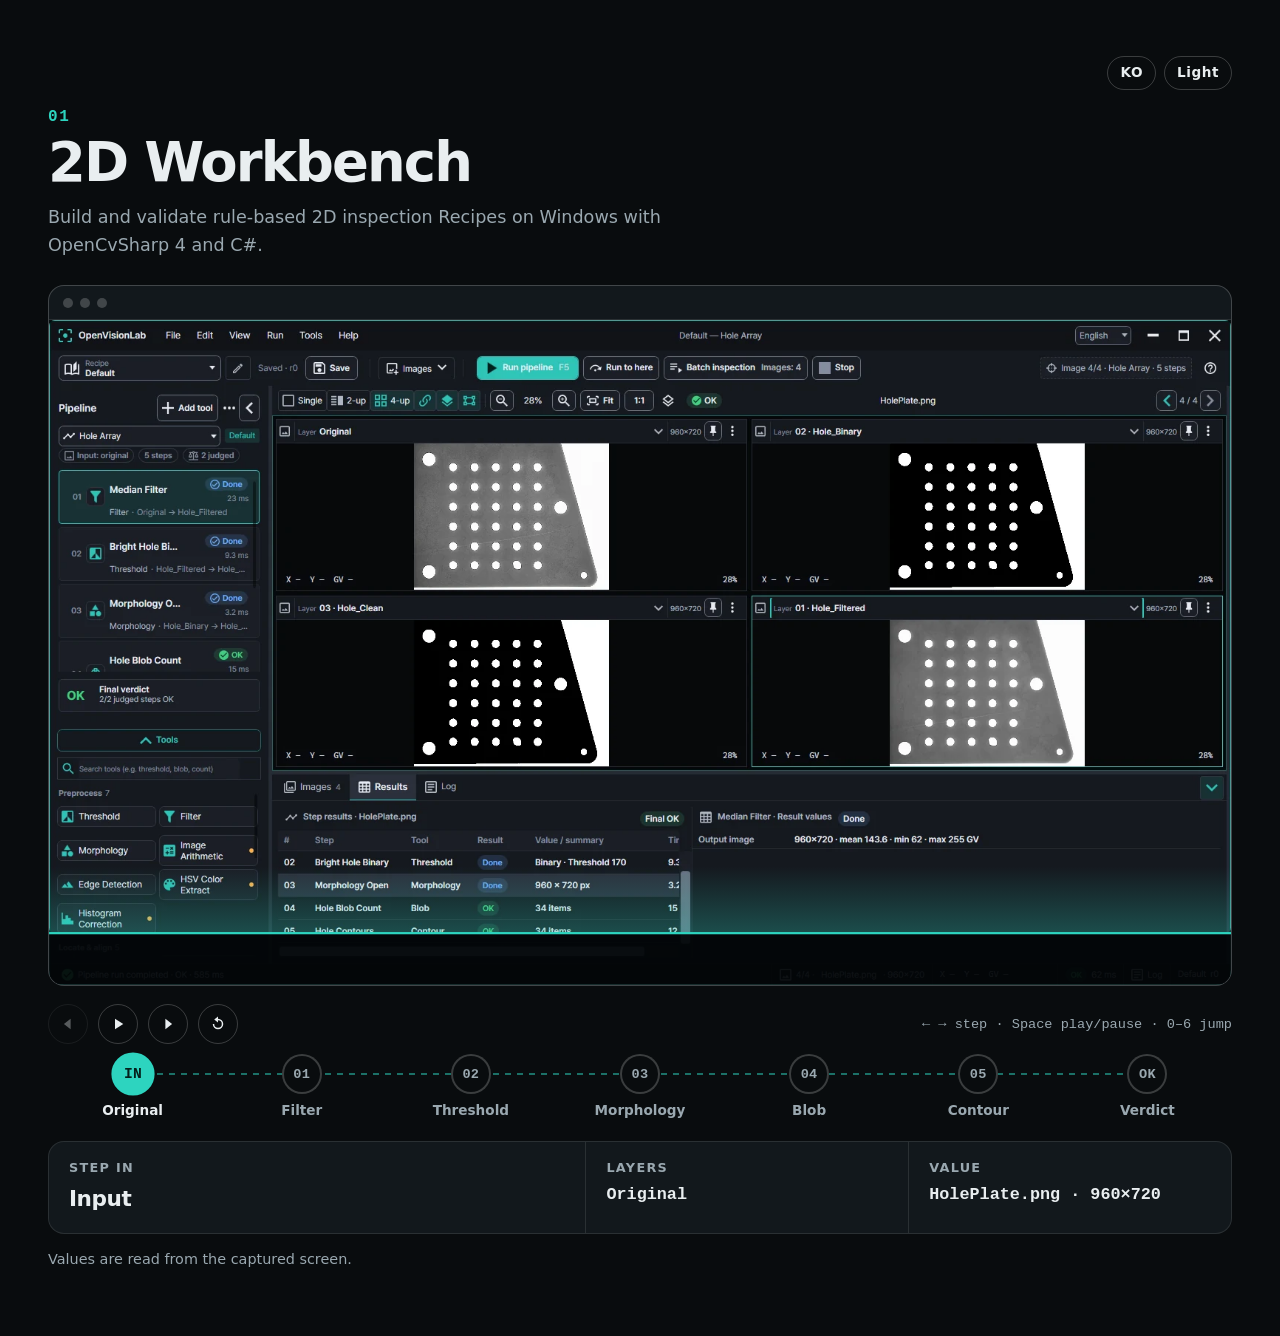
<file: docs/design-proposals/proto-pipeline-walker.html>
<!doctype html>
<html lang="en" data-theme="dark">
<head>
<meta charset="utf-8">
<meta name="viewport" content="width=device-width, initial-scale=1">
<meta name="color-scheme" content="dark light">
<title>Q2 prototype 1 - Pipeline walker (2D Workbench)</title>
<!--
  Concept prototype, single file, no dependencies, no network requests.
  Idea: scan beam reveals the real screenshot, then a spotlight + corner brackets walk the pipeline steps
  (Original -> Filter -> Threshold -> Morphology -> Blob -> Contour -> verdict) in sync with a step rail and a readout.
  Facts shown (layer names, ms, 34 items, 2/2 judged OK) are read from assets/ovl-inspection-stages.webp only.
  Flow arrows are drawn only where the visible card sub-labels show the layer chain (steps 01-03).
  URL params for capture: ?step=N  ?still=1  ?lang=ko  ?theme=light  ?nointro=1
  Port to the site: replace SHOT with "assets/ovl-inspection-stages.webp", copy the CSS block + IIFE, keep the .vw/.frame/.bar markup.
-->
<style>
:root{
  --ease:cubic-bezier(.2,.7,.3,1);
  --pad:clamp(16px,4vw,48px);
  --font:ui-sans-serif,system-ui,"Segoe UI","Pretendard","Malgun Gothic","Apple SD Gothic Neo",sans-serif;
  --mono:ui-monospace,"Cascadia Code",Consolas,monospace;
  --k:.7; /* px per viewBox unit, written by JS so SVG strokes keep a constant pixel width */
}
[data-theme=dark]{color-scheme:dark;--bg:#090c0e;--card:#12181c;--fg:#e9eef0;--muted:#9aa8b0;--line:rgba(255,255,255,.1);--line2:rgba(255,255,255,.2);--accent:#2dd4bf;--on-accent:#04201c;--stage:#06090b;--aline:rgba(45,212,191,.5)}
[data-theme=light]{color-scheme:light;--bg:#f5f7f7;--card:#fff;--fg:#0c1316;--muted:#475861;--line:rgba(12,19,22,.12);--line2:rgba(12,19,22,.24);--accent:#0b766f;--on-accent:#fff;--stage:#dde4e6;--aline:rgba(11,118,111,.5)}
*,*::before,*::after{box-sizing:border-box}
html{background:var(--bg)}
body{margin:0;background:var(--bg);color:var(--fg);font:1rem/1.6 var(--font);-webkit-font-smoothing:antialiased;word-break:keep-all}
h1,p,dl,dd,ol{margin:0}ol{padding:0;list-style:none}
button{font:inherit;color:inherit}
:focus-visible{outline:2px solid var(--accent);outline-offset:3px;border-radius:4px}
.wrap{width:min(1200px,calc(100% - 2*var(--pad)));margin:0 auto;padding:clamp(28px,5vw,56px) 0 64px}
.tools{display:flex;justify-content:flex-end;gap:8px;margin-bottom:18px}
.tb{min-width:40px;height:34px;padding:0 12px;border:1px solid var(--line2);border-radius:999px;background:transparent;cursor:pointer;font-size:.85rem;font-weight:700;letter-spacing:.04em}
.tb[aria-pressed=true]{background:var(--fg);color:var(--bg)}
.no{margin-bottom:8px;font:700 1rem var(--mono);letter-spacing:.1em;color:var(--accent)}
h1{font-size:clamp(2rem,5vw,3.4rem);font-weight:800;letter-spacing:-.035em;line-height:1.05;margin-bottom:12px}
.desc{max-width:40em;margin-bottom:26px;color:var(--muted);font-size:1.1rem}

/* viewer frame: same shell as the site's .frame/.bar/.stage */
.frame{position:relative;overflow:hidden;border:1px solid var(--line2);border-radius:16px;background:var(--card)}
.bar{display:flex;align-items:center;gap:7px;height:34px;padding:0 14px;border-bottom:1px solid var(--line)}
.bar i{width:10px;height:10px;border-radius:50%;background:var(--line2)}
.stage{position:relative;aspect-ratio:16/9;overflow:hidden;background:var(--stage);touch-action:pan-y}
.stage>img{position:absolute;inset:0;width:100%;height:100%;object-fit:contain;display:block}
#ov{position:absolute;inset:0;width:100%;height:100%;pointer-events:none}
/* in-stage drawing uses a fixed bright accent: the screenshot is dark in both themes */
#ov{--a:45,212,191}
.dim{fill:rgb(3,6,8);fill-opacity:.74;transition:fill-opacity .5s var(--ease)}
[data-phase=intro] .dim{fill-opacity:.93}
.br{fill:none;stroke:rgb(var(--a));stroke-width:calc(2.6/var(--k));stroke-linecap:square;stroke-linejoin:miter}
.br.e{stroke-width:calc(1.8/var(--k));stroke-opacity:.9}
.out{fill:none;stroke:rgba(var(--a),.7);stroke-width:calc(1.4/var(--k));stroke-dasharray:calc(7/var(--k)) calc(6/var(--k))}
.halo{fill:none;stroke:rgba(0,0,0,.6);stroke-width:calc(7/var(--k));stroke-linecap:round;stroke-dasharray:1;stroke-dashoffset:1}
.flow{fill:none;stroke:rgb(var(--a));stroke-width:calc(3/var(--k));stroke-linecap:round;stroke-dasharray:1;stroke-dashoffset:1}
.flow.go,.halo.go{animation:draw .6s var(--ease) .32s both}
.head{fill:rgb(var(--a));opacity:0}
.head.go{animation:fadein .2s linear .85s both}
.beam{fill:rgb(var(--a))}
@keyframes draw{from{stroke-dashoffset:1}to{stroke-dashoffset:0}}
@keyframes fadein{from{opacity:0}to{opacity:1}}
@keyframes pop{0%{transform:scale(.4);opacity:0}65%{transform:scale(1.22);opacity:1}100%{transform:scale(1);opacity:1}}
@keyframes ping{0%{transform:scale(1);opacity:.7}100%{transform:scale(2.6);opacity:0}}

.badge{position:absolute;left:calc(var(--bx,0) / 16 * 1%);top:calc(var(--by,0) / 9 * 1%);z-index:3;display:grid;place-items:center;min-width:28px;height:28px;padding:0 8px;margin:-14px 0 0 -14px;border-radius:999px;background:#2dd4bf;color:#04201c;font:800 .8rem/1 var(--mono);letter-spacing:.02em;pointer-events:none;box-shadow:0 0 0 3px rgba(3,6,8,.7);opacity:0;transform-origin:50% 50%}
.badge.on{opacity:1}
.badge.pop{animation:pop .45s var(--ease) both}
.hot{position:absolute;z-index:4;padding:0;border:0;background:transparent;cursor:pointer;border-radius:6px}
.hot:hover{outline:1.5px dashed rgba(45,212,191,.75);outline-offset:-1px}

/* rail: dotted progress line + moving dot (same motif as the user's slide decks) */
.ctl{display:flex;flex-wrap:wrap;align-items:center;gap:10px;margin:18px 0 6px}
.ib{display:inline-grid;place-items:center;width:40px;height:40px;border:1px solid var(--line2);border-radius:50%;background:transparent;cursor:pointer;transition:border-color .25s,color .25s,transform .25s var(--ease)}
.ib:hover:not(:disabled){border-color:var(--accent);color:var(--accent)}
.ib:active:not(:disabled){transform:scale(.92)}
.ib:disabled{opacity:.35;cursor:default}
.ib svg{width:18px;height:18px;fill:currentColor}
.hint{margin-left:auto;color:var(--muted);font:.85rem var(--mono)}
.rail{position:relative;display:grid;grid-template-columns:repeat(7,minmax(0,1fr));margin-top:8px;padding-top:2px}
.rail::before,.rail .fill{content:"";position:absolute;left:calc(100%/14);right:calc(100%/14);top:21px;height:2px}
.rail::before{background:repeating-linear-gradient(90deg,var(--aline) 0 6px,transparent 6px 12px)}
.rail .fill{background:var(--accent);transform-origin:0 50%;transform:scaleX(var(--f,0));transition:transform .6s var(--ease)}
.rail .dot{position:absolute;top:13px;left:calc(100%/14 + (100% - 100%/7) * var(--f,0));width:18px;height:18px;margin-left:-9px;border-radius:50%;background:var(--accent);box-shadow:0 0 0 4px var(--bg);transition:left .6s var(--ease)}
.rail .dot::after{content:"";position:absolute;inset:0;border-radius:50%;background:var(--accent);opacity:0}
.rail .dot.ping::after{animation:ping .9s ease-out}
.rail li{position:relative;z-index:1;display:flex;justify-content:center}
.rail button{display:flex;flex-direction:column;align-items:center;gap:8px;min-width:44px;padding:0 4px 4px;border:0;background:transparent;cursor:pointer;color:var(--muted);transition:color .25s}
.rail button b{display:grid;place-items:center;width:40px;height:40px;border:2px solid var(--line2);border-radius:50%;background:var(--bg);font:700 .85rem var(--mono);letter-spacing:.02em;transition:border-color .3s,background-color .3s,color .3s,transform .4s var(--ease)}
.rail button span{font-size:.85rem;font-weight:600;line-height:1.2;text-align:center}
.rail button.done b{border-color:var(--accent);color:var(--accent)}
.rail button[aria-current=step]{color:var(--fg)}
.rail button[aria-current=step] b{border-color:var(--accent);background:var(--accent);color:var(--on-accent);transform:scale(1.08)}
.rail button:hover b{border-color:var(--accent)}

/* readout */
.readout{display:flex;flex-wrap:wrap;margin-top:18px;border:1px solid var(--line);border-radius:16px;background:var(--card);overflow:hidden}
.readout>div{flex:1 1 150px;padding:16px 20px;border-left:1px solid var(--line)}
.readout>div:first-child{flex:1.6 1 260px;border-left:0}
.readout dt{margin-bottom:4px;color:var(--muted);font-size:.8rem;font-weight:700;letter-spacing:.1em;text-transform:uppercase}
html[lang=ko] .readout dt{letter-spacing:0}
.readout dd{font-size:1.05rem;font-weight:600;overflow-wrap:anywhere}
.readout .t{font-size:1.35rem;font-weight:800;letter-spacing:-.02em}
.readout .mono{font-family:var(--mono);font-weight:600}
.readout [hidden]{display:none}
.res{display:inline-block;margin-left:10px;padding:1px 12px;border:1px solid var(--line2);border-radius:999px;font:700 .85rem/1.6 var(--mono);vertical-align:middle;transform-origin:0 50%}
.res.ok{border-color:var(--accent);background:var(--accent);color:var(--on-accent)}
.res.pop{animation:pop .5s var(--ease) both}
.note{margin-top:14px;color:var(--muted);font-size:.9rem}

html.still *,html.still *::before,html.still *::after{animation:none!important;transition:none!important}
html.still .flow,html.still .halo{stroke-dashoffset:0}
html.still .head{opacity:1}
@media (max-width:720px){
  .readout>div{flex:1 1 40%;border-left:0;border-top:1px solid var(--line)}
  .readout>div:first-child{flex:1 1 100%;border-top:0}
  .hint{display:none}
  .rail button span{position:absolute;width:1px;height:1px;overflow:hidden;clip:rect(0 0 0 0);white-space:nowrap} /* names stay available to screen readers; the readout shows the title */
  .rail button b{width:34px;height:34px;font-size:.75rem}
  .rail::before,.rail .fill{top:18px}.rail .dot{top:10px}
}
</style>
</head>
<body>
<div class="wrap">
  <div class="tools">
    <button class="tb" type="button" id="bl" aria-pressed="false">KO</button>
    <button class="tb" type="button" id="bt" aria-pressed="false">Light</button>
  </div>
  <p class="no">01</p>
  <h1>2D Workbench</h1>
  <p class="desc" id="desc"></p>

  <section class="vw" id="vw" aria-labelledby="vwlabel">
    <h2 id="vwlabel" class="sr" style="position:absolute;width:1px;height:1px;overflow:hidden;clip:rect(0 0 0 0)"></h2>
    <div class="frame">
      <div class="bar"><i></i><i></i><i></i></div>
      <div class="stage" id="stage" data-phase="idle">
        <img id="shot" src="../../assets/ovl-inspection-stages.webp" width="1600" height="900" alt="">
        <svg id="ov" viewBox="0 0 1600 900" aria-hidden="true" focusable="false">
          <defs>
            <mask id="mk" maskUnits="userSpaceOnUse" x="0" y="0" width="1600" height="900">
              <rect width="1600" height="900" fill="#fff"/>
              <rect id="h0" rx="8" fill="#000"/><rect id="h1" rx="8" fill="#4a4a4a"/><rect id="h2" rx="6" fill="#000"/><rect id="h3" rx="6" fill="#000"/>
            </mask>
            <linearGradient id="gl" x1="0" y1="0" x2="0" y2="1"><stop offset="0" stop-color="rgb(45,212,191)" stop-opacity="0"/><stop offset="1" stop-color="rgb(45,212,191)" stop-opacity=".28"/></linearGradient>
          </defs>
          <rect class="dim" width="1600" height="900" mask="url(#mk)"/>
          <rect id="o1" class="out"/>
          <path id="b2" class="br e"/><path id="b3" class="br e"/>
          <path id="b0" class="br"/>
          <path id="fh" class="halo" pathLength="1"/><path id="flow" class="flow" pathLength="1"/><path id="head" class="head"/>
          <rect id="bg" x="0" width="1600" height="90" fill="url(#gl)" visibility="hidden"/>
          <rect id="bm" class="beam" x="0" width="1600" height="3" visibility="hidden"/>
        </svg>
        <span class="badge" id="badge"></span>
      </div>
    </div>

    <div class="ctl">
      <button class="ib" type="button" id="prev"><svg viewBox="0 0 24 24" aria-hidden="true"><path d="M15.5 5l-9 7 9 7z"/></svg></button>
      <button class="ib" type="button" id="play" aria-pressed="false"><svg viewBox="0 0 24 24" aria-hidden="true"><path id="playico" d="M8 5v14l11-7z"/></svg></button>
      <button class="ib" type="button" id="next"><svg viewBox="0 0 24 24" aria-hidden="true"><path d="M8.5 5l9 7-9 7z"/></svg></button>
      <button class="ib" type="button" id="replay"><svg viewBox="0 0 24 24" aria-hidden="true"><path d="M12 5V2L7 6l5 4V7a5 5 0 1 1-5 5H5a7 7 0 1 0 7-7z"/></svg></button>
      <span class="hint" id="hint"></span>
    </div>
    <ol class="rail" id="rail" role="group">
      <i class="fill" id="fill"></i><i class="dot" id="dot"></i>
    </ol>

    <dl class="readout" id="ro" aria-live="polite">
      <div><dt id="l-step"></dt><dd class="t"><span id="r-title"></span><span class="res" id="r-res"></span></dd></div>
      <div id="c-tool"><dt id="l-tool"></dt><dd id="r-tool"></dd></div>
      <div id="c-io"><dt id="l-io"></dt><dd class="mono" id="r-io"></dd></div>
      <div id="c-val"><dt id="l-val"></dt><dd class="mono" id="r-val"></dd></div>
      <div id="c-time"><dt id="l-time"></dt><dd class="mono" id="r-time"></dd></div>
    </dl>
    <p class="note" id="note"></p>
  </section>
</div>

<script>
(function () {
  'use strict';
  var D = document, W = window, H = D.documentElement, q = new URLSearchParams(location.search);
  function $(s) { return D.querySelector(s); }
  function clamp(v, a, b) { return v < a ? a : v > b ? b : v; }
  var still = W.matchMedia('(prefers-reduced-motion: reduce)').matches || q.has('still');
  if (still) H.classList.add('still');
  var lang = q.get('lang') === 'ko' ? 'ko' : 'en';
  H.dataset.theme = q.get('theme') === 'light' ? 'light' : 'dark';

  /* --- regions in screenshot pixels (1600x900), measured on assets/ovl-inspection-stages.webp --- */
  var R = {
    vTL: [306, 132, 638, 234], vTR: [951, 132, 639, 234], vBL: [306, 373, 638, 234], vBR: [951, 373, 639, 234],
    c1: [13, 204, 272, 72], c2: [13, 280, 272, 73], c3: [13, 358, 272, 72], c4: [13, 435, 272, 42],
    r2: [310, 719, 545, 31], r3: [310, 750, 545, 31], r4: [310, 781, 545, 31], r5: [310, 812, 545, 31],
    ver: [13, 486, 272, 43]
  };
  /* t = target, s = source, e = extra highlights; flow only where the visible card sub-labels show the layer chain */
  var S = [
    { t: R.vTL, s: null, e: [], flow: false, ba: 'tl' },
    { t: R.vBR, s: R.vTL, e: [R.c1], flow: true, ba: 'tl' },
    { t: R.vTR, s: R.vBR, e: [R.c2, R.r2], flow: true, ba: 'tl' },
    { t: R.vBL, s: R.vTR, e: [R.c3, R.r3], flow: true, ba: 'tl' },
    { t: R.r4, s: null, e: [R.c4], flow: false, ba: 'lm' },
    { t: R.r5, s: null, e: [], flow: false, ba: 'lm' },
    { t: R.ver, s: null, e: [R.r4, R.r5], flow: false, ba: 'tr' }
  ];
  /* readout data: only values visible in the screenshot */
  var DATA = [
    { n: 'IN', tool: null, io: 'Original', val: 'HolePlate.png · 960×720', time: null, res: null },
    { n: '01', title: 'Median Filter', tool: 'Filter', io: 'Original → Hole_Filtered', val: null, time: '23 ms', res: 'Done' },
    { n: '02', title: 'Bright Hole Binary', tool: 'Threshold', io: 'Hole_Filtered → Hole_Binary', val: 'Binary · Threshold 170', time: '9.3 ms', res: 'Done' },
    { n: '03', title: 'Morphology Open', tool: 'Morphology', io: 'Hole_Binary → Hole_Clean', val: '960 × 720 px', time: '3.2 ms', res: 'Done' },
    { n: '04', title: 'Hole Blob Count', tool: 'Blob', io: null, val: '34 items', count: 34, time: '15 ms', res: 'OK' },
    { n: '05', title: 'Hole Contours', tool: 'Contour', io: null, val: '34 items', count: 34, time: '12 ms', res: 'OK' },
    { n: 'OK', tool: null, io: null, val: '2/2 judged steps OK', time: '585 ms', res: 'OK' }
  ];
  var T = {
    en: {
      desc: 'Build and validate rule-based 2D inspection Recipes on Windows with OpenCvSharp 4 and C#.',
      alt: '2D Workbench running the Hole Array pipeline: Original, Hole_Filtered, Hole_Binary and Hole_Clean layers in a 4-up view, with step results below.',
      label: 'Pipeline walkthrough on the 2D Workbench screen',
      rail: ['Original', 'Filter', 'Threshold', 'Morphology', 'Blob', 'Contour', 'Verdict'],
      t0: 'Input', t6: 'Final verdict',
      lstep: 'Step', ltool: 'Tool', lio: 'Layers', lval: 'Value', lval6: 'Result', ltime: 'Time',
      prev: 'Previous step', next: 'Next step', play: 'Auto-play', pause: 'Pause', replay: 'Replay the scan',
      hint: '← → step · Space play/pause · 0–6 jump', rcap: 'Pipeline run', other: 'Values are read from the captured screen.',
      step: function (i, n) { return 'Step ' + (i + 1) + ' of ' + n; }
    },
    ko: {
      desc: 'Windows에서 OpenCvSharp 4와 C#으로 규칙 기반 2D 검사 Recipe를 구성하고 검증하는 도구입니다.',
      alt: 'Hole Array 파이프라인을 실행한 2D Workbench 화면: 원본, Hole_Filtered, Hole_Binary, Hole_Clean Layer를 4분할로 보고 아래에서 단계별 결과를 확인합니다.',
      label: '2D Workbench 화면의 파이프라인 단계 보기',
      rail: ['원본', 'Filter', 'Threshold', 'Morphology', 'Blob', 'Contour', '판정'],
      t0: '입력', t6: '최종 판정',
      lstep: '단계', ltool: '툴', lio: 'Layer', lval: '값', lval6: '결과', ltime: '시간',
      prev: '이전 단계', next: '다음 단계', play: '자동 재생', pause: '일시정지', replay: '스캔 다시 보기',
      hint: '← → 단계 · Space 재생/정지 · 0–6 이동', rcap: '파이프라인 실행', other: '표시한 값은 캡처 화면에서 읽은 값입니다.',
      step: function (i, n) { return n + '단계 중 ' + (i + 1) + '단계'; }
    }
  };

  /* --- elements --- */
  var stage = $('#stage'), ov = $('#ov'), badge = $('#badge');
  var holes = [0, 1, 2, 3].map(function (i) { return $('#h' + i); });
  var b0 = $('#b0'), b2 = $('#b2'), b3 = $('#b3'), o1 = $('#o1');
  var flow = $('#flow'), fh = $('#fh'), head = $('#head'), bm = $('#bm'), bg = $('#bg');
  var rail = $('#rail'), fillEl = $('#fill'), dot = $('#dot');
  var btnPlay = $('#play'), btnPrev = $('#prev'), btnNext = $('#next'), btnReplay = $('#replay');
  var step = clamp(parseInt(q.get('step'), 10) || 0, 0, 6);
  var cur = [], tgt = [], raf = 0, last = 0, introOn = false, introRaf = 0, playing = false, timer = 0, touched = false, started = false;
  for (var i = 0; i < 4; i++) { cur.push({ x: 800, y: 450, w: 0, h: 0 }); tgt.push({ x: 800, y: 450, w: 0, h: 0 }); }

  /* --- rail buttons --- */
  var railBtns = [];
  for (i = 0; i < 7; i++) {
    var li = D.createElement('li'), bt = D.createElement('button'), b = D.createElement('b'), sp = D.createElement('span');
    bt.type = 'button'; bt.tabIndex = -1; bt.appendChild(b); bt.appendChild(sp); li.appendChild(bt); rail.appendChild(li);
    b.textContent = DATA[i].n; railBtns.push(bt);
    (function (k) { bt.addEventListener('click', function () { user(); go(k); }); })(i);
  }

  /* --- drawing --- */
  function corners(r, l) {
    l = Math.min(l, r.w / 3, r.h / 3);
    var x = r.x, y = r.y, X = x + r.w, Y = y + r.h;
    return 'M' + x + ' ' + (y + l) + 'V' + y + 'H' + (x + l) + 'M' + (X - l) + ' ' + y + 'H' + X + 'V' + (y + l) + 'M' + X + ' ' + (Y - l) + 'V' + Y + 'H' + (X - l) + 'M' + (x + l) + ' ' + Y + 'H' + x + 'V' + (Y - l);
  }
  function draw() {
    for (var i = 0; i < 4; i++) {
      var c = cur[i], on = c.w > 2 && c.h > 2;
      holes[i].setAttribute('x', c.x); holes[i].setAttribute('y', c.y);
      holes[i].setAttribute('width', Math.max(0, c.w)); holes[i].setAttribute('height', Math.max(0, c.h));
      if (i === 0) b0.setAttribute('d', on && !introOn ? corners(c, 26) : '');
      if (i === 1) { o1.setAttribute('x', c.x); o1.setAttribute('y', c.y); o1.setAttribute('width', Math.max(0, c.w)); o1.setAttribute('height', Math.max(0, c.h)); o1.style.display = on && !introOn ? '' : 'none'; }
      if (i === 2) b2.setAttribute('d', on ? corners(c, 16) : '');
      if (i === 3) b3.setAttribute('d', on ? corners(c, 16) : '');
    }
    var c0 = cur[0], m = S[step].ba; // badge sits on a corner/edge that does not hide the on-screen text
    badge.style.setProperty('--bx', (m === 'lm' ? c0.x - 12 : m === 'tr' ? c0.x + c0.w - 8 : c0.x + 4).toFixed(1));
    badge.style.setProperty('--by', (m === 'lm' ? c0.y + c0.h / 2 : c0.y + 6).toFixed(1));
  }
  function tick(ts) {
    var dt = Math.min(0.05, (ts - last) / 1000 || 0.016), k = 1 - Math.exp(-dt * 11), moving = false;
    last = ts;
    for (var i = 0; i < 4; i++) ['x', 'y', 'w', 'h'].forEach(function (p) {
      var d = tgt[i][p] - cur[i][p];
      if (Math.abs(d) > 0.3) { cur[i][p] += d * k; moving = true; } else cur[i][p] = tgt[i][p];
    });
    draw();
    raf = moving ? requestAnimationFrame(tick) : 0; // idle = no frames at all
  }
  function kick() { if (!raf) { last = performance.now(); raf = requestAnimationFrame(tick); } }

  function setTargets(i, snap) {
    var s = S[i], list = [s.t, s.s, s.e[0], s.e[1]];
    list.forEach(function (r, n) {
      var c = cur[n];
      if (r) {
        tgt[n] = { x: r[0], y: r[1], w: r[2], h: r[3] };
        if (c.w < 1 && c.h < 1) cur[n] = { x: r[0] + r[2] / 2, y: r[1] + r[3] / 2, w: 0, h: 0 }; // grow in place
      } else tgt[n] = { x: c.x + c.w / 2, y: c.y + c.h / 2, w: 0, h: 0 }; // shrink in place
      if (snap) cur[n] = { x: tgt[n].x, y: tgt[n].y, w: tgt[n].w, h: tgt[n].h };
    });
    if (snap) draw(); else kick();
  }

  /* flow arrow between panel centers (only steps 01-03) */
  function setFlow(i) {
    var s = S[i], restart = function (el, cls) { el.classList.remove(cls); void el.getBoundingClientRect(); el.classList.add(cls); };
    flow.classList.remove('go'); fh.classList.remove('go'); head.classList.remove('go');
    if (!s.flow || !s.s) { flow.setAttribute('d', ''); fh.setAttribute('d', ''); head.setAttribute('d', ''); return; }
    var a = s.s, t = s.t, ax = a[0] + a[2] / 2, ay = a[1] + a[3] / 2, tx = t[0] + t[2] / 2, ty = t[1] + t[3] / 2;
    var dx = tx - ax, dy = ty - ay, len = Math.sqrt(dx * dx + dy * dy), ux = dx / len, uy = dy / len;
    var x1 = ax + ux * 70, y1 = ay + uy * 40, x2 = tx - ux * 70, y2 = ty - uy * 46;
    var nx = -uy, ny = ux, cx = (x1 + x2) / 2 + nx * 34, cy = (y1 + y2) / 2 + ny * 34;
    var d = 'M' + x1.toFixed(1) + ' ' + y1.toFixed(1) + 'Q' + cx.toFixed(1) + ' ' + cy.toFixed(1) + ' ' + x2.toFixed(1) + ' ' + y2.toFixed(1);
    flow.setAttribute('d', d); fh.setAttribute('d', d);
    var ex = x2 - cx, ey = y2 - cy, el = Math.sqrt(ex * ex + ey * ey); ex /= el; ey /= el;
    var px = -ey, py = ex, L = 30, Wd = 15;
    head.setAttribute('d', 'M' + (x2 + ex * 10).toFixed(1) + ' ' + (y2 + ey * 10).toFixed(1) + 'L' + (x2 - ex * L + px * Wd).toFixed(1) + ' ' + (y2 - ey * L + py * Wd).toFixed(1) + 'L' + (x2 - ex * L - px * Wd).toFixed(1) + ' ' + (y2 - ey * L - py * Wd).toFixed(1) + 'Z');
    restart(flow, 'go'); restart(fh, 'go'); restart(head, 'go');
  }

  /* --- readout --- */
  var countRaf = 0;
  function render(i) {
    var d = DATA[i], t = T[lang], title = d.title || (i === 0 ? t.t0 : t.t6);
    $('#l-step').textContent = t.lstep + ' ' + d.n;
    $('#r-title').textContent = title;
    var res = $('#r-res'); res.textContent = d.res || ''; res.hidden = !d.res; res.className = 'res' + (d.res === 'OK' ? ' ok' : '');
    if (d.res && !still) { void res.offsetWidth; res.classList.add('pop'); }
    $('#l-tool').textContent = t.ltool; $('#l-io').textContent = t.lio; $('#l-val').textContent = i === 6 ? t.lval6 : t.lval;
    $('#l-time').textContent = i === 6 ? t.rcap : t.ltime;
    $('#c-tool').hidden = !d.tool; $('#r-tool').textContent = d.tool || '';
    $('#c-io').hidden = !d.io; $('#r-io').textContent = d.io || '';
    $('#c-time').hidden = !d.time; $('#r-time').textContent = d.time || '';
    var vv = $('#r-val'); $('#c-val').hidden = !d.val;
    cancelAnimationFrame(countRaf);
    if (d.count && !still) {
      var t0 = null;
      (function f(ts) { t0 = t0 || ts; var p = clamp((ts - t0) / 700, 0, 1), e = 1 - Math.pow(1 - p, 3); vv.textContent = Math.round(d.count * e) + ' items'; if (p < 1) countRaf = requestAnimationFrame(f); })(performance.now());
    } else vv.textContent = d.val || '';
    badge.textContent = d.n; badge.classList.add('on'); badge.classList.remove('pop');
    if (!still) { void badge.offsetWidth; badge.classList.add('pop'); }
    railBtns.forEach(function (b, k) {
      b.classList.toggle('done', k < i);
      if (k === i) b.setAttribute('aria-current', 'step'); else b.removeAttribute('aria-current');
      b.tabIndex = k === i ? 0 : -1;
    });
    dot.classList.remove('ping');
    if (!still) { void dot.offsetWidth; dot.classList.add('ping'); }
    rail.style.setProperty('--f', (i / 6).toFixed(4));
    btnPrev.disabled = i === 0; btnNext.disabled = i === 6;
  }
  function go(i) {
    step = clamp(i, 0, 6);
    if (introOn) return;
    setTargets(step, still); setFlow(step); render(step);
  }

  /* --- intro: the beam reveals the dimmed screenshot, then the spotlight closes in on step 0 --- */
  function intro(done) {
    if (still || q.has('nointro')) { go(step); if (done) done(); return; }
    cancelAnimationFrame(introRaf);
    introOn = true; stage.dataset.phase = 'intro'; badge.classList.remove('on', 'pop');
    flow.setAttribute('d', ''); fh.setAttribute('d', ''); head.setAttribute('d', '');
    for (var n = 1; n < 4; n++) cur[n] = tgt[n] = { x: 800, y: 450, w: 0, h: 0 };
    bm.setAttribute('visibility', 'visible'); bg.setAttribute('visibility', 'visible');
    var t0 = null, dur = parseInt(q.get('introms'), 10) || 1500; // ?introms=8000 slows the sweep for inspection
    (function f(ts) {
      t0 = t0 || ts; var p = clamp((ts - t0) / dur, 0, 1), e = p < 0.5 ? 2 * p * p : 1 - Math.pow(-2 * p + 2, 2) / 2, y = 900 * e;
      cur[0] = tgt[0] = { x: 0, y: 0, w: 1600, h: y };
      bm.setAttribute('y', Math.max(0, y - 1.5)); bg.setAttribute('y', Math.max(0, y - 90));
      draw();
      if (p < 1) introRaf = requestAnimationFrame(f);
      else {
        bm.setAttribute('visibility', 'hidden'); bg.setAttribute('visibility', 'hidden');
        introRaf = 0; introOn = false; stage.dataset.phase = 'run'; cur[0] = { x: 0, y: 0, w: 1600, h: 900 };
        go(step); if (done) done();
      }
    })(performance.now());
  }

  /* --- autoplay: one pass, stops on any user input, never loops --- */
  function setPlaying(v) {
    playing = v; clearTimeout(timer);
    btnPlay.setAttribute('aria-pressed', v);
    btnPlay.setAttribute('aria-label', v ? T[lang].pause : T[lang].play);
    $('#playico').setAttribute('d', v ? 'M7 5h4v14H7zM13 5h4v14h-4z' : 'M8 5v14l11-7z');
    if (v) schedule();
  }
  function schedule() {
    clearTimeout(timer);
    timer = setTimeout(function () { if (step < 6) { go(step + 1); schedule(); } else setPlaying(false); }, 2800);
  }
  function user() { touched = true; if (playing) setPlaying(false); }

  btnPrev.addEventListener('click', function () { user(); go(step - 1); });
  btnNext.addEventListener('click', function () { user(); go(step + 1); });
  btnPlay.addEventListener('click', function () {
    touched = true;
    if (playing) { setPlaying(false); return; }
    if (step >= 6) go(0);
    setPlaying(true);
  });
  btnReplay.addEventListener('click', function () { touched = true; setPlaying(false); step = 0; intro(function () { }); });
  $('#vw').addEventListener('keydown', function (e) {
    var k = e.key, n = -1;
    if (k === 'ArrowRight' || k === 'ArrowDown') n = step + 1;
    else if (k === 'ArrowLeft' || k === 'ArrowUp') n = step - 1;
    else if (k === 'Home') n = 0; else if (k === 'End') n = 6;
    else if (/^[0-6]$/.test(k)) n = +k;
    else if (k === ' ' && e.target === railBtns[step]) { e.preventDefault(); btnPlay.click(); return; }
    if (n < 0) return;
    e.preventDefault(); user(); go(n);
    if (rail.contains(D.activeElement)) railBtns[step].focus();
  });
  $('#vw').addEventListener('pointerdown', function (e) { if (!btnPlay.contains(e.target)) user(); });

  /* --- hotspots: click a region of the screenshot to jump to the step that owns it --- */
  var HOT = [['vTL', 0], ['vBR', 1], ['vTR', 2], ['vBL', 3], ['c1', 1], ['c2', 2], ['c3', 3], ['c4', 4], ['r2', 2], ['r3', 3], ['r4', 4], ['r5', 5], ['ver', 6]];
  HOT.forEach(function (h) {
    var r = R[h[0]], b = D.createElement('button');
    b.type = 'button'; b.className = 'hot'; b.tabIndex = -1; b.setAttribute('aria-hidden', 'true');
    b.style.left = (r[0] / 16) + '%'; b.style.top = (r[1] / 9) + '%'; b.style.width = (r[2] / 16) + '%'; b.style.height = (r[3] / 9) + '%';
    b.addEventListener('click', function () { user(); go(h[1]); });
    stage.appendChild(b);
  });

  /* --- stroke scale for SVG overlay (px per unit) --- */
  function scaleK() { ov.style.setProperty('--k', (stage.clientWidth / 1600).toFixed(4)); }
  if (W.ResizeObserver) new ResizeObserver(scaleK).observe(stage); else W.addEventListener('resize', scaleK);

  /* --- language / theme (prototype only) --- */
  function applyLang() {
    var t = T[lang]; H.lang = lang;
    $('#desc').textContent = t.desc; $('#shot').alt = t.alt; $('#vwlabel').textContent = t.label; $('#vw').setAttribute('aria-label', t.label);
    rail.setAttribute('aria-label', t.label);
    railBtns.forEach(function (b, k) { b.lastChild.textContent = t.rail[k]; });
    btnPrev.setAttribute('aria-label', t.prev); btnNext.setAttribute('aria-label', t.next); btnReplay.setAttribute('aria-label', t.replay);
    btnPlay.setAttribute('aria-label', playing ? t.pause : t.play);
    $('#hint').textContent = t.hint; $('#note').textContent = t.other;
    $('#bl').textContent = lang === 'ko' ? 'EN' : 'KO'; $('#bl').setAttribute('aria-label', lang === 'ko' ? 'English' : '한국어');
    $('#bt').textContent = H.dataset.theme === 'light' ? (lang === 'ko' ? '다크' : 'Dark') : (lang === 'ko' ? '라이트' : 'Light');
    if (!introOn) render(step);
  }
  $('#bl').addEventListener('click', function () { lang = lang === 'ko' ? 'en' : 'ko'; applyLang(); });
  $('#bt').addEventListener('click', function () { H.dataset.theme = H.dataset.theme === 'light' ? 'dark' : 'light'; applyLang(); });
  if (still) { btnPlay.hidden = true; btnReplay.hidden = true; }

  /* --- start: when 55% visible the first time --- */
  scaleK(); applyLang();
  W.__walker = { go: go, intro: intro, play: function () { btnPlay.click(); }, idle: function () { return !raf && !introRaf; }, step: function () { return step; } };
  if (still || q.has('nointro')) { go(step); started = true; }
  else {
    stage.dataset.phase = 'intro'; badge.classList.remove('on', 'pop'); // dimmed, no callout until first seen
    for (i = 0; i < 4; i++) cur[i] = { x: 800, y: 450, w: 0, h: 0 };
    draw();
    var io = new IntersectionObserver(function (en) {
      var vis = en[0].isIntersecting;
      if (vis && !started) { started = true; intro(function () { if (!touched) setPlaying(true); }); }
      if (!vis && playing) setPlaying(false);
    }, { threshold: 0.55 });
    io.observe(stage);
  }
  D.addEventListener('visibilitychange', function () { if (D.hidden && playing) setPlaying(false); });
})();
</script>
</body>
</html>
</file>
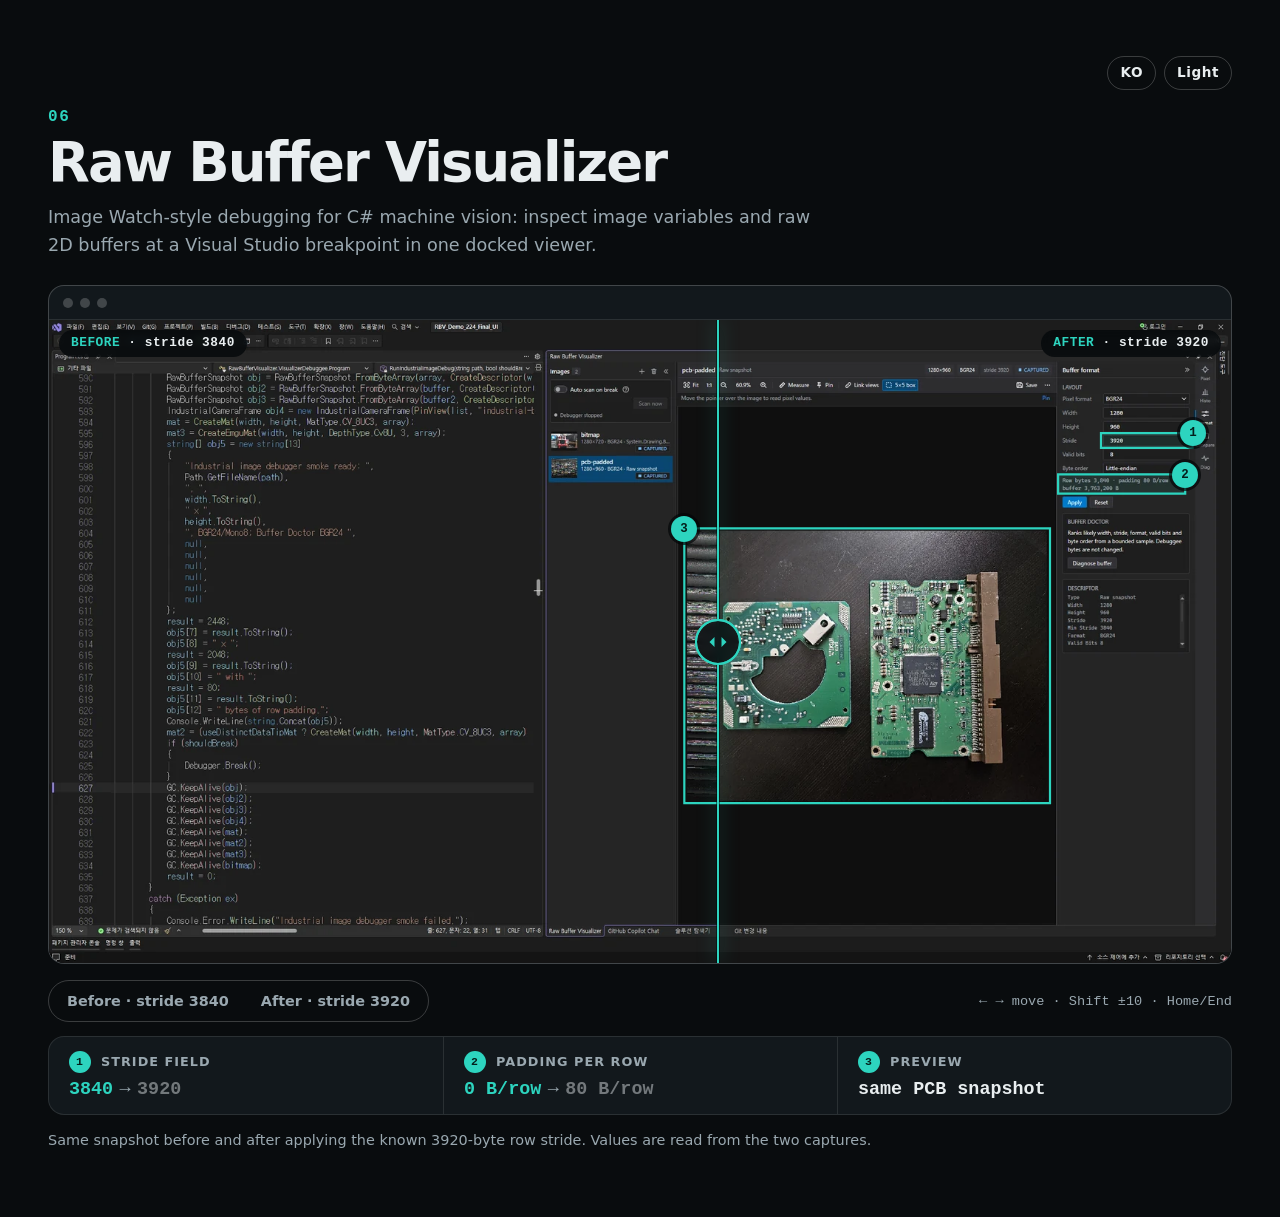
<file: docs/design-proposals/proto-stride-compare.html>
<!doctype html>
<html lang="en" data-theme="dark">
<head>
<meta charset="utf-8">
<meta name="viewport" content="width=device-width, initial-scale=1">
<meta name="color-scheme" content="dark light">
<title>Q2 prototype 2 - Before/after row-stride slider (Raw Buffer Visualizer)</title>
<!--
  Concept prototype, single file, no dependencies, no network requests.
  Idea: the Raw Buffer Visualizer row already ships two real captures of the same PCB snapshot
  (rbv-manual-stride-before.webp, rbv-manual-stride-after.webp). A draggable divider turns them into one
  interaction: the wrong-stride noise and the correct image share the frame, and the Stride / padding fields
  in the right-hand panel are ringed so cause and effect are read together.
  Values shown (Stride 3840 -> 3920, padding 0 -> 80 B/row, Row bytes 3,840) are read from the two captures only.
  Divider: pointer drag anywhere on the stage, role="slider" handle with Arrow/Shift/PageUp/PageDown/Home/End.
  URL params for capture: ?p=62  ?still=1  ?lang=ko  ?theme=light
  Port to the site: replace the two src values with "assets/rbv-manual-stride-before.webp" / "...after.webp",
  copy the CSS block + IIFE; it fits as a 4th thumbnail "Compare" in the existing RBV viewer (.vw).
-->
<style>
:root{
  --ease:cubic-bezier(.2,.7,.3,1);
  --pad:clamp(16px,4vw,48px);
  --font:ui-sans-serif,system-ui,"Segoe UI","Pretendard","Malgun Gothic","Apple SD Gothic Neo",sans-serif;
  --mono:ui-monospace,"Cascadia Code",Consolas,monospace;
  --k:.7;
}
[data-theme=dark]{color-scheme:dark;--bg:#090c0e;--card:#12181c;--fg:#e9eef0;--muted:#9aa8b0;--line:rgba(255,255,255,.1);--line2:rgba(255,255,255,.2);--accent:#2dd4bf;--on-accent:#04201c;--stage:#06090b;--aline:rgba(45,212,191,.5)}
[data-theme=light]{color-scheme:light;--bg:#f5f7f7;--card:#fff;--fg:#0c1316;--muted:#475861;--line:rgba(12,19,22,.12);--line2:rgba(12,19,22,.24);--accent:#0b766f;--on-accent:#fff;--stage:#dde4e6;--aline:rgba(11,118,111,.5)}
*,*::before,*::after{box-sizing:border-box}
html{background:var(--bg)}
body{margin:0;background:var(--bg);color:var(--fg);font:1rem/1.6 var(--font);-webkit-font-smoothing:antialiased;word-break:keep-all}
h1,p,dl,dd,ol{margin:0}ol{padding:0;list-style:none}
button{font:inherit;color:inherit}
:focus-visible{outline:2px solid var(--accent);outline-offset:3px;border-radius:4px}
.wrap{width:min(1200px,calc(100% - 2*var(--pad)));margin:0 auto;padding:clamp(28px,5vw,56px) 0 64px}
.tools{display:flex;justify-content:flex-end;gap:8px;margin-bottom:18px}
.tb{min-width:40px;height:34px;padding:0 12px;border:1px solid var(--line2);border-radius:999px;background:transparent;cursor:pointer;font-size:.85rem;font-weight:700;letter-spacing:.04em}
.no{margin-bottom:8px;font:700 1rem var(--mono);letter-spacing:.1em;color:var(--accent)}
h1{font-size:clamp(2rem,5vw,3.4rem);font-weight:800;letter-spacing:-.035em;line-height:1.05;margin-bottom:12px}
.desc{max-width:44em;margin-bottom:26px;color:var(--muted);font-size:1.1rem}

.frame{position:relative;overflow:hidden;border:1px solid var(--line2);border-radius:16px;background:var(--card)}
.bar{display:flex;align-items:center;gap:7px;height:34px;padding:0 14px;border-bottom:1px solid var(--line)}
.bar i{width:10px;height:10px;border-radius:50%;background:var(--line2)}
.stage{position:relative;aspect-ratio:1600/870;overflow:hidden;background:var(--stage);touch-action:pan-y;cursor:ew-resize;user-select:none;-webkit-user-select:none;--p:50%;--pn:50}
.stage img{position:absolute;inset:0;width:100%;height:100%;object-fit:contain;display:block;pointer-events:none;-webkit-user-drag:none}
.stage .before{clip-path:inset(0 calc(100% - var(--p)) 0 0)}

/* divider + grip */
.div{position:absolute;inset:0;z-index:5;pointer-events:none}
.div::before{content:"";position:absolute;top:0;bottom:0;left:var(--p);margin-left:-1px;width:2px;background:var(--acc);box-shadow:0 0 0 1px rgba(3,6,8,.5),0 0 18px rgba(45,212,191,.55)}
.grip{pointer-events:auto;position:absolute;top:50%;left:clamp(23px,var(--p),calc(100% - 23px));width:46px;height:46px;margin:-23px 0 0 -23px;display:grid;place-items:center;border:2px solid var(--acc);border-radius:50%;background:rgba(6,9,11,.82);color:var(--acc);cursor:grab;padding:0;-webkit-backdrop-filter:blur(4px);backdrop-filter:blur(4px)}
.grip:active{cursor:grabbing}
.grip svg{width:24px;height:24px;fill:currentColor}
.grip.hint::after{content:"";position:absolute;inset:-2px;border-radius:50%;border:2px solid var(--acc);animation:ping 1.6s ease-out 3}
.stage{--acc:#2dd4bf}
@keyframes ping{0%{transform:scale(1);opacity:.8}100%{transform:scale(1.9);opacity:0}}
@keyframes pop{0%{transform:scale(.4);opacity:0}65%{transform:scale(1.18);opacity:1}100%{transform:scale(1);opacity:1}}
@keyframes draw{from{stroke-dashoffset:1}to{stroke-dashoffset:0}}

/* labels on each side */
.lab{position:absolute;top:10px;z-index:4;padding:3px 12px;border-radius:999px;background:rgba(6,9,11,.82);color:#e9eef0;font:700 .8rem/1.6 var(--mono);letter-spacing:.04em;pointer-events:none;-webkit-backdrop-filter:blur(4px);backdrop-filter:blur(4px)}
.lab b{color:#2dd4bf}
.lab.l{left:10px;opacity:clamp(0,calc((var(--pn) - 14) / 8),1)}
.lab.r{right:10px;opacity:clamp(0,calc((86 - var(--pn)) / 8),1)}

/* callout rings over the real Stride / padding / preview regions (viewBox = screenshot pixels) */
#ov{position:absolute;inset:0;width:100%;height:100%;pointer-events:none;z-index:3}
.ring{fill:none;stroke:#2dd4bf;stroke-width:calc(2.2/var(--k));stroke-linecap:square;stroke-dasharray:1;stroke-dashoffset:1;animation:draw .7s var(--ease) both;animation-delay:var(--d,0s)}
.ring.fill{fill:rgba(45,212,191,.08)}
.num{position:absolute;z-index:4;display:grid;place-items:center;width:26px;height:26px;border-radius:50%;background:#2dd4bf;color:#04201c;font:800 .78rem/1 var(--mono);box-shadow:0 0 0 3px rgba(3,6,8,.7);pointer-events:none;animation:pop .45s var(--ease) both;animation-delay:var(--d,0s);margin:-13px 0 0 -13px;left:calc(var(--x) / 16 * 1%);top:calc(var(--y) / 8.7 * 1%)}

.ctl{display:flex;flex-wrap:wrap;align-items:center;gap:10px;margin:16px 0 4px}
.seg{display:inline-flex;border:1px solid var(--line2);border-radius:999px;padding:2px}
.seg button{min-height:36px;padding:0 16px;border:0;border-radius:999px;background:transparent;color:var(--muted);font-size:.9rem;font-weight:700;cursor:pointer;transition:background-color .25s,color .25s}
.seg button[aria-pressed=true]{background:var(--fg);color:var(--bg)}
.hintt{margin-left:auto;color:var(--muted);font:.85rem var(--mono)}

.legend{display:flex;flex-wrap:wrap;margin-top:14px;border:1px solid var(--line);border-radius:16px;background:var(--card);overflow:hidden}
.legend li{flex:1 1 220px;padding:14px 20px;border-left:1px solid var(--line)}
.legend li:first-child{border-left:0}
.legend .h{display:flex;align-items:center;gap:10px;margin-bottom:6px;color:var(--muted);font-size:.8rem;font-weight:700;letter-spacing:.08em;text-transform:uppercase}
html[lang=ko] .legend .h{letter-spacing:0}
.legend .h i{display:grid;place-items:center;width:22px;height:22px;border-radius:50%;background:var(--accent);color:var(--on-accent);font:800 .72rem/1 var(--mono);font-style:normal}
.legend .v{font:600 1.15rem var(--mono)}
.legend .v span{opacity:.45;transition:opacity .3s,color .3s}
.legend .v span.on{opacity:1;color:var(--accent)}
.legend .v em{font-style:normal;color:var(--muted);margin:0 .35em}
.note{margin-top:14px;color:var(--muted);font-size:.9rem}

html.still *,html.still *::before,html.still *::after{animation:none!important;transition:none!important}
html.still .ring{stroke-dashoffset:0}
@media (max-width:720px){
  .hintt{display:none}
  .legend li{flex:1 1 100%;border-left:0;border-top:1px solid var(--line)}
  .legend li:first-child{border-top:0}
  .lab{font-size:.7rem;padding:2px 9px}
  .num{width:20px;height:20px;font-size:.65rem;margin:-10px 0 0 -10px}
  .grip{width:44px;height:44px;margin:-22px 0 0 -22px;left:clamp(22px,var(--p),calc(100% - 22px))}
}
</style>
</head>
<body>
<div class="wrap">
  <div class="tools">
    <button class="tb" type="button" id="bl" aria-pressed="false">KO</button>
    <button class="tb" type="button" id="bt" aria-pressed="false">Light</button>
  </div>
  <p class="no">06</p>
  <h1>Raw Buffer Visualizer</h1>
  <p class="desc" id="desc"></p>

  <section class="vw" id="vw" aria-labelledby="vwlabel">
    <h2 id="vwlabel" style="position:absolute;width:1px;height:1px;overflow:hidden;clip:rect(0 0 0 0)"></h2>
    <div class="frame">
      <div class="bar"><i></i><i></i><i></i></div>
      <div class="stage" id="stage">
        <img class="after" id="ia" src="../../assets/rbv-manual-stride-after.webp" width="1600" height="870" alt="">
        <img class="before" id="ib" src="../../assets/rbv-manual-stride-before.webp" width="1600" height="870" alt="">
        <span class="lab l" id="labl"></span><span class="lab r" id="labr"></span>
        <svg id="ov" viewBox="0 0 1600 870" aria-hidden="true" focusable="false">
          <path class="ring fill" pathLength="1" style="--d:.5s" d="M1424 153h124v20h-124z"/>
          <path class="ring fill" pathLength="1" style="--d:.7s" d="M1366 209h172v26h-172z"/>
          <path class="ring" pathLength="1" style="--d:.9s" d="M860 282h495v372h-495z"/>
        </svg>
        <span class="num" style="--x:1548;--y:153;--d:.8s">1</span>
        <span class="num" style="--x:1538;--y:209;--d:1s">2</span>
        <span class="num" style="--x:860;--y:282;--d:1.2s">3</span>
        <div class="div" id="div">
          <button class="grip" id="grip" type="button" role="slider" aria-orientation="horizontal" aria-valuemin="0" aria-valuemax="100" aria-valuenow="50">
            <svg viewBox="0 0 24 24" aria-hidden="true"><path d="M8.5 7l-5 5 5 5zM15.5 7l5 5-5 5z"/></svg>
          </button>
        </div>
      </div>
    </div>

    <div class="ctl">
      <div class="seg" role="group" id="seg">
        <button type="button" id="bb" aria-pressed="false"></button>
        <button type="button" id="ba" aria-pressed="false"></button>
      </div>
      <span class="hintt" id="hint"></span>
    </div>

    <ol class="legend" id="lg">
      <li><p class="h"><i>1</i><span id="h1"></span></p><p class="v"><span id="s1b" class="on">3840</span><em>→</em><span id="s1a">3920</span></p></li>
      <li><p class="h"><i>2</i><span id="h2"></span></p><p class="v"><span id="s2b" class="on">0 B/row</span><em>→</em><span id="s2a">80 B/row</span></p></li>
      <li><p class="h"><i>3</i><span id="h3"></span></p><p class="v" id="v3"></p></li>
    </ol>
    <p class="note" id="note"></p>
  </section>
</div>

<script>
(function () {
  'use strict';
  var D = document, W = window, H = D.documentElement, q = new URLSearchParams(location.search);
  function $(s) { return D.querySelector(s); }
  function clamp(v, a, b) { return v < a ? a : v > b ? b : v; }
  var still = W.matchMedia('(prefers-reduced-motion: reduce)').matches || q.has('still');
  if (still) H.classList.add('still');
  var lang = q.get('lang') === 'ko' ? 'ko' : 'en';
  H.dataset.theme = q.get('theme') === 'light' ? 'light' : 'dark';

  var T = {
    en: {
      desc: 'Image Watch-style debugging for C# machine vision: inspect image variables and raw 2D buffers at a Visual Studio breakpoint in one docked viewer.',
      label: 'Before and after applying the row stride', slider: 'Divider: left shows before, right shows after',
      before: 'Before · stride 3840', after: 'After · stride 3920', labl: ['BEFORE', 'stride 3840'], labr: ['AFTER', 'stride 3920'],
      h1: 'Stride field', h2: 'Padding per row', h3: 'Preview', v3: 'same PCB snapshot',
      hint: '← → move · Shift ±10 · Home/End', note: 'Same snapshot before and after applying the known 3920-byte row stride. Values are read from the two captures.',
      vt: function (p) { return 'Before ' + Math.round(p) + ' %, after ' + Math.round(100 - p) + ' %'; }
    },
    ko: {
      desc: 'C# 머신비전용 Image Watch 방식 디버깅: Visual Studio 중단점에서 이미지 변수와 원시 2D 버퍼를 직접 검사합니다.',
      label: '행 스트라이드 적용 전후 비교', slider: '구분선: 왼쪽은 적용 전, 오른쪽은 적용 후',
      before: '적용 전 · 스트라이드 3840', after: '적용 후 · 스트라이드 3920', labl: ['적용 전', '스트라이드 3840'], labr: ['적용 후', '스트라이드 3920'],
      h1: 'Stride 입력란', h2: '행당 패딩', h3: '미리보기', v3: '같은 PCB 스냅샷',
      hint: '← → 이동 · Shift ±10 · Home/End', note: '알려진 3,920바이트 행 스트라이드를 적용하기 전과 후의 같은 스냅샷입니다. 표시한 값은 두 캡처에서 읽은 값입니다.',
      vt: function (p) { return '적용 전 ' + Math.round(p) + ' %, 적용 후 ' + Math.round(100 - p) + ' %'; }
    }
  };

  var stage = $('#stage'), grip = $('#grip'), ov = $('#ov');
  var p = clamp(parseFloat(q.get('p')), 0, 100); if (isNaN(p)) p = 50;
  var anim = 0, touched = false, started = false;

  function set(v) {
    p = clamp(v, 0, 100);
    stage.style.setProperty('--p', p.toFixed(2) + '%');
    stage.style.setProperty('--pn', p.toFixed(2));
    grip.setAttribute('aria-valuenow', Math.round(p));
    grip.setAttribute('aria-valuetext', T[lang].vt(p));
    $('#bb').setAttribute('aria-pressed', p >= 98); $('#ba').setAttribute('aria-pressed', p <= 2);
    var b = p >= 50;
    $('#s1b').classList.toggle('on', b); $('#s1a').classList.toggle('on', !b);
    $('#s2b').classList.toggle('on', b); $('#s2a').classList.toggle('on', !b);
  }
  function stop() { cancelAnimationFrame(anim); anim = 0; }
  function ease(t) { return t < 0.5 ? 2 * t * t : 1 - Math.pow(-2 * t + 2, 2) / 2; }
  /* path = list of [value, ms]; plays segments in order, interruptible by any user input */
  function play(path) {
    stop();
    if (still) { set(path[path.length - 1][0]); return; }
    var i = 0, from = p, t0 = null;
    (function f(ts) {
      t0 = t0 || ts;
      var seg = path[i], k = clamp((ts - t0) / seg[1], 0, 1);
      set(from + (seg[0] - from) * ease(k));
      if (k < 1) anim = requestAnimationFrame(f);
      else if (++i < path.length) { from = p; t0 = null; anim = requestAnimationFrame(f); }
      else anim = 0;
    })(performance.now());
  }

  /* pointer: drag anywhere on the stage */
  var dragging = false;
  function fromEvent(e) { var r = stage.getBoundingClientRect(); return (e.clientX - r.left) / r.width * 100; }
  stage.addEventListener('pointerdown', function (e) {
    if (e.button > 0) return;
    touched = true; stop(); grip.classList.remove('hint');
    dragging = true; stage.setPointerCapture(e.pointerId); set(fromEvent(e));
  });
  stage.addEventListener('pointermove', function (e) { if (dragging) set(fromEvent(e)); });
  function end() { dragging = false; }
  /* focus after pointerup: the default mousedown action would otherwise move focus back to <body> */
  stage.addEventListener('pointerup', function () { end(); grip.focus({ preventScroll: true }); });
  stage.addEventListener('pointercancel', end);

  /* keyboard on the slider handle */
  grip.addEventListener('keydown', function (e) {
    var s = e.shiftKey ? 10 : 2, n = null;
    if (e.key === 'ArrowLeft' || e.key === 'ArrowDown') n = p - s;
    else if (e.key === 'ArrowRight' || e.key === 'ArrowUp') n = p + s;
    else if (e.key === 'PageDown') n = p - 10; else if (e.key === 'PageUp') n = p + 10;
    else if (e.key === 'Home') n = 0; else if (e.key === 'End') n = 100;
    if (n === null) return;
    e.preventDefault(); touched = true; stop(); grip.classList.remove('hint'); set(n);
  });
  $('#bb').addEventListener('click', function () { touched = true; grip.classList.remove('hint'); play([[100, 600]]); });
  $('#ba').addEventListener('click', function () { touched = true; grip.classList.remove('hint'); play([[0, 600]]); });

  /* stroke scale for the rings */
  function scaleK() { ov.style.setProperty('--k', (stage.clientWidth / 1600).toFixed(4)); }
  if (W.ResizeObserver) new ResizeObserver(scaleK).observe(stage); else W.addEventListener('resize', scaleK);

  function applyLang() {
    var t = T[lang]; H.lang = lang;
    $('#desc').textContent = t.desc; $('#vwlabel').textContent = t.label; $('#vw').setAttribute('aria-label', t.label);
    $('#ia').alt = t.after; $('#ib').alt = t.before; grip.setAttribute('aria-label', t.slider);
    $('#labl').innerHTML = '<b>' + t.labl[0] + '</b> · ' + t.labl[1]; $('#labr').innerHTML = '<b>' + t.labr[0] + '</b> · ' + t.labr[1];
    $('#bb').textContent = t.before; $('#ba').textContent = t.after;
    $('#h1').textContent = t.h1; $('#h2').textContent = t.h2; $('#h3').textContent = t.h3; $('#v3').textContent = t.v3;
    $('#hint').textContent = t.hint; $('#note').textContent = t.note;
    $('#bl').textContent = lang === 'ko' ? 'EN' : 'KO'; $('#bl').setAttribute('aria-label', lang === 'ko' ? 'English' : '한국어');
    $('#bt').textContent = H.dataset.theme === 'light' ? (lang === 'ko' ? '다크' : 'Dark') : (lang === 'ko' ? '라이트' : 'Light');
    set(p);
  }
  $('#bl').addEventListener('click', function () { lang = lang === 'ko' ? 'en' : 'ko'; applyLang(); });
  $('#bt').addEventListener('click', function () { H.dataset.theme = H.dataset.theme === 'light' ? 'dark' : 'light'; applyLang(); });

  scaleK(); applyLang();
  W.__cmp = { set: set, play: play, value: function () { return p; }, idle: function () { return !anim; } };

  /* first time 55% visible: one short wiggle + pulse on the grip, never repeated, cancelled by any input */
  if (!still && !q.has('p') && W.IntersectionObserver) {
    new IntersectionObserver(function (en, o) {
      if (en[0].isIntersecting && !started && !touched) {
        started = true; o.disconnect(); grip.classList.add('hint');
        play([[26, 700], [74, 900], [50, 700]]);
      }
    }, { threshold: 0.55 }).observe(stage);
  }
})();
</script>
</body>
</html>
</file>
<file: css/style.css>
/* Noah Choi portfolio — static, no dependencies */
:root{
  --ease:cubic-bezier(.2,.7,.3,1);
  --vh:100vh;
  --pad:clamp(20px,5vw,64px);
  --wrap:1200px;
  --font:"Segoe UI Variable Text","Segoe UI",-apple-system,BlinkMacSystemFont,"Pretendard","Apple SD Gothic Neo","Malgun Gothic","Noto Sans KR",sans-serif;
  --mono:ui-monospace,"Cascadia Code",Consolas,monospace;
}
@supports (height:100svh){:root{--vh:100svh}}
[data-theme=dark]{
  color-scheme:dark;
  --bg:#090c0e;--card:#12181c;--fg:#e9eef0;--muted:#9aa8b0;
  --line:rgba(255,255,255,.1);--line2:rgba(255,255,255,.2);
  --accent:#2dd4bf;--on-accent:#04201c;--aline:rgba(45,212,191,.5);
  --stage:#06090b;--glass:rgba(14,19,22,.66);--menu:rgba(12,17,20,.96);--hl:rgba(45,212,191,.26);
  --scan:rgba(45,212,191,.16);--spot:rgba(255,255,255,.07);
  --cv-dot:200,214,220;--cv-acc:45,212,191;
}
[data-theme=light]{
  color-scheme:light;
  --bg:#f5f7f7;--card:#fff;--fg:#0c1316;--muted:#475861;
  --line:rgba(12,19,22,.12);--line2:rgba(12,19,22,.24);
  --accent:#0b766f;--on-accent:#fff;--aline:rgba(11,118,111,.5);
  --stage:#dde4e6;--glass:rgba(245,247,247,.72);--menu:rgba(245,247,247,.97);--hl:rgba(11,118,111,.2);
  --scan:rgba(11,118,111,.16);--spot:rgba(11,118,111,.09);
  --cv-dot:20,34,40;--cv-acc:11,118,111;
}
*,*::before,*::after{box-sizing:border-box}
html{-webkit-text-size-adjust:100%;scroll-behavior:smooth;scroll-padding-top:84px;background:var(--bg)}
body{margin:0;background:var(--bg);color:var(--fg);font:1.0625rem/1.65 var(--font);word-break:keep-all;overflow-wrap:break-word;overflow-x:clip;-webkit-font-smoothing:antialiased}
h1,h2,h3,p,ul,ol,dl,dd,blockquote,figure{margin:0}
ul,ol{padding:0;list-style:none}
a{color:inherit}
code,pre{font-family:var(--mono)}
img,video,svg{display:block;max-width:100%}
button{font:inherit;color:inherit}
:focus-visible{outline:2px solid var(--accent);outline-offset:3px;border-radius:4px}
.sr{position:absolute!important;width:1px;height:1px;overflow:hidden;clip:rect(0 0 0 0);white-space:nowrap}
.skip{position:fixed;left:12px;top:-64px;z-index:100;background:var(--accent);color:var(--on-accent);padding:10px 16px;border-radius:10px;font-weight:700;text-decoration:none}
.skip:focus{top:12px}
.wrap{width:min(var(--wrap),calc(100% - 2*var(--pad)));margin-inline:auto}

/* theme switch: JS adds .nt for two frames so no element starts a colour transition (one style recalc instead of 28 transition rules running at once) */
html.nt *,html.nt *::before,html.nt *::after{transition:none!important}

/* reveal */
.reveal{opacity:0;transform:translateY(16px);transition:opacity .8s var(--ease) var(--rd,0ms),transform .8s var(--ease) var(--rd,0ms)}
.reveal.in{opacity:1;transform:none}
html:not(.js) .reveal{opacity:1;transform:none}

/* nav */
.nav{position:fixed;inset:0 0 auto 0;z-index:50;pointer-events:none}
.progress{position:absolute;inset:0 0 auto 0;height:2px}
.progress i{display:block;height:100%;background:var(--accent);transform-origin:0 50%;transform:scaleX(0)}
.pill{pointer-events:auto;position:relative;display:flex;align-items:center;gap:8px;height:56px;margin:12px auto 0;width:min(1160px,calc(100% - 24px));padding:0 8px 0 24px;border:1px solid var(--line);border-radius:999px;background:var(--glass);-webkit-backdrop-filter:blur(16px) saturate(1.3);backdrop-filter:blur(16px) saturate(1.3)}
.brand{font-weight:800;letter-spacing:-.03em;text-decoration:none;font-size:1.1rem;margin-right:auto;white-space:nowrap}
.links{display:flex;gap:2px}
.links a{display:block;padding:8px 14px;border-radius:999px;color:var(--muted);text-decoration:none;font-size:.95rem;font-weight:600;transition:color .25s,background-color .25s}
.links a:hover{color:var(--fg)}
.links a.act{color:var(--fg);background:var(--line)}
.tools{display:flex;align-items:center;gap:8px;margin-left:8px}
.seg{display:flex;border:1px solid var(--line2);border-radius:999px;padding:2px}
.seg button{min-width:38px;height:32px;padding:0 8px;border:0;border-radius:999px;background:transparent;color:var(--muted);font-size:.875rem;font-weight:700;letter-spacing:.04em;cursor:pointer;transition:background-color .25s,color .25s}
.seg button[aria-pressed=true]{background:var(--fg);color:var(--bg)}
.ib{position:relative;display:grid;place-items:center;width:40px;height:40px;border:1px solid var(--line2);border-radius:50%;background:transparent;cursor:pointer}
.ib svg{grid-area:1/1;width:20px;height:20px;fill:none;stroke:currentColor;stroke-width:1.8;stroke-linecap:round;stroke-linejoin:round;transition:transform .5s var(--ease),opacity .4s var(--ease)}
[data-theme=dark] .i-moon{opacity:0;transform:rotate(-70deg) scale(.4)}
[data-theme=light] .i-sun{opacity:0;transform:rotate(70deg) scale(.4)}
#motion .i-play{opacity:0;transform:scale(.4)}
#motion[aria-pressed=true] .i-pause{opacity:0;transform:scale(.4)}
#motion[aria-pressed=true] .i-play{opacity:1;transform:none}
.burger{display:none}
.burger span{position:absolute;left:11px;right:11px;height:2px;border-radius:2px;background:currentColor;transition:transform .35s var(--ease),opacity .25s}
.burger span:nth-child(1){top:14px}.burger span:nth-child(2){top:19px}.burger span:nth-child(3){top:24px}
.burger[aria-expanded=true] span:nth-child(1){transform:translateY(5px) rotate(45deg)}
.burger[aria-expanded=true] span:nth-child(2){opacity:0}
.burger[aria-expanded=true] span:nth-child(3){transform:translateY(-5px) rotate(-45deg)}

/* hero */
.hero{position:relative;display:flex;align-items:center;min-height:var(--vh);padding:112px var(--pad) 104px;overflow:hidden;isolation:isolate}
#hero-canvas{position:absolute;inset:0;width:100%;height:100%;z-index:-2}
.hero::after{content:"";position:absolute;inset:0;z-index:-1;pointer-events:none;background:radial-gradient(ellipse 80% 70% at 35% 45%,transparent 35%,var(--bg) 100%),linear-gradient(to bottom,transparent 78%,var(--bg))}
.hero-in{width:min(var(--wrap),100%);margin-inline:auto}
.hello{font-size:clamp(1.1rem,2vw,1.4rem);font-weight:600;color:var(--accent);margin-bottom:6px}
.name{font-size:clamp(2.6rem,6vw,4.5rem);font-weight:800;letter-spacing:-.03em;line-height:1.05;margin-left:-.03em}
.name .w{display:inline-block;overflow:hidden;padding:0 .05em .1em 0;vertical-align:top}
.name .w>span{display:inline-block;transform:translateY(108%);transition:transform .5s var(--ease) calc(var(--rd,0ms)*.15)}
.hero.in .name .w>span,html:not(.js) .name .w>span{transform:none}
/* 히어로 등장은 약 550ms 안에 끝낸다(첫 화면 LCP): 인라인 --rd 지연은 15%로, 전환은 .4s */
.hero .reveal{transition:opacity .4s var(--ease) calc(var(--rd,0ms)*.15),transform .4s var(--ease) calc(var(--rd,0ms)*.15)}
.idl{display:flex;flex-wrap:wrap;align-items:baseline;gap:6px 22px;margin-top:18px}
.kname{font-size:1.25rem;font-weight:700;color:var(--accent)}
html[lang=ko] .kname{font-size:clamp(1.5rem,3vw,2.25rem)}
/* 영문 대문자용 넓은 자간이 한글을 벌리고, 영문 제목용 음수 자간이 한글 획을 붙인다: 한국어 모드에서만 0 */
html[lang=ko] .cue,html[lang=ko] .ttl,html[lang=ko] .ttl.sm,html[lang=ko] .sub,html[lang=ko] .road dt,html[lang=ko] .get .gl,html[lang=ko] .pull p,html[lang=ko] .pr li,html[lang=ko] .big,html[lang=ko] .sk h3,html[lang=ko] .tag{letter-spacing:0}
.role{font-size:clamp(1.1rem,2vw,1.5rem);font-weight:600}
.tag{max-width:30em;margin-top:30px;font-size:clamp(1.2rem,2.2vw,1.65rem);line-height:1.4;font-weight:500;letter-spacing:-.015em}
.bio{max-width:46em;margin-top:14px;color:var(--muted)}
.btns{display:flex;flex-wrap:wrap;gap:12px;margin-top:34px}
.btn{display:inline-flex;align-items:center;flex-wrap:wrap;gap:.2em .5em;min-height:46px;padding:9px 22px;border:1px solid var(--line2);border-radius:26px;text-decoration:none;font-weight:600;line-height:1.3;transition:border-color .25s,color .25s,background-color .25s,transform .25s var(--ease)}
.btn:hover{border-color:var(--accent);color:var(--accent);transform:translateY(-2px)}
.btn.pri{background:var(--accent);border-color:var(--accent);color:var(--on-accent)}
.btn.pri:hover{color:var(--on-accent);filter:brightness(1.08)}
.bsub{font-weight:500;font-size:.875rem;opacity:.8}
.cue{position:absolute;left:50%;bottom:22px;transform:translateX(-50%);display:flex;flex-direction:column;align-items:center;gap:8px;color:var(--muted);font-size:.875rem;letter-spacing:.14em;text-transform:uppercase;text-decoration:none}
.cue i{width:1px;height:40px;background:var(--accent);transform-origin:50% 0;animation:cue 2.2s var(--ease) infinite}
@keyframes cue{0%{transform:scaleY(0);opacity:1}60%{transform:scaleY(1);opacity:1}100%{transform:scaleY(1);opacity:0}}

/* sections */
.sec{position:relative;padding:clamp(72px,9vw,120px) 0}
.sh{margin-bottom:clamp(36px,5vw,64px)}
.ttl{font-size:clamp(2.6rem,7vw,5.5rem);font-weight:800;letter-spacing:-.03em;line-height:1.05}
.ttl.sm{font-size:1rem;letter-spacing:.14em;text-transform:uppercase;color:var(--muted)}
.u{padding-bottom:.1em;background:linear-gradient(var(--accent),var(--accent)) 0 100%/0 .08em no-repeat;transition:background-size .9s var(--ease) .15s}
.in .u,.u.in,html:not(.js) .u{background-size:100% .08em}
.meta{margin-top:22px;color:var(--muted)}
.sub{margin-bottom:20px;font-size:.95rem;font-weight:700;letter-spacing:.14em;text-transform:uppercase;color:var(--accent)}

/* about */
.pull{margin-bottom:clamp(48px,7vw,96px)}
.pull p{max-width:24em;font-size:clamp(1.7rem,4.3vw,3.6rem);font-weight:700;line-height:1.2;letter-spacing:-.03em}
.hl{color:inherit;padding:0 .08em;background:linear-gradient(var(--hl),var(--hl)) 0 90%/0 58% no-repeat;-webkit-box-decoration-break:clone;box-decoration-break:clone;transition:background-size 1s var(--ease) .5s}
.in .hl,html:not(.js) .hl{background-size:100% 58%}
.about-grid{display:grid;grid-template-columns:minmax(0,7fr) minmax(0,5fr);gap:clamp(32px,6vw,96px);align-items:start}
.copy p{max-width:34em;margin-bottom:1.1em;font-size:1.2rem;line-height:1.7}
.stats{display:grid;grid-template-columns:1fr 1fr;gap:14px}
.stat{padding:22px 24px;border:1px solid var(--line);border-radius:18px;background:var(--card)}
.num{font-size:clamp(2.6rem,5vw,4rem);font-weight:800;letter-spacing:-.03em;line-height:1;font-variant-numeric:tabular-nums}
.lbl{margin-top:8px;color:var(--muted)}
.stat:last-child:nth-child(odd){grid-column:1/-1}

/* projects */
.row{display:grid;grid-template-columns:minmax(0,5fr) minmax(0,7fr);grid-template-rows:auto 1fr;grid-template-areas:"hd vw" "dt vw";column-gap:clamp(28px,5vw,72px);padding-block:clamp(48px,7vw,88px);border-top:1px solid var(--line)}
.row:nth-of-type(even){grid-template-columns:minmax(0,7fr) minmax(0,5fr);grid-template-areas:"vw hd" "vw dt"}
.hd{grid-area:hd}.vw{grid-area:vw;min-width:0}.dt{grid-area:dt}
.no{margin-bottom:10px;font:700 1rem var(--mono);letter-spacing:.1em;color:var(--accent)}
.hd h3{font-size:clamp(2rem,4vw,3rem);font-weight:800;letter-spacing:-.03em;line-height:1.05;margin-bottom:16px}
.desc{max-width:32em;margin-bottom:22px;font-size:1.15rem}
.feat{display:grid;gap:10px;margin-bottom:22px;color:var(--muted)}
.feat li{position:relative;padding-left:22px;line-height:1.55}
.feat li::before{content:"";position:absolute;left:0;top:.8em;width:10px;height:2px;background:var(--accent)}
.chips{display:flex;flex-wrap:wrap;gap:8px;margin-bottom:18px}
.chip{display:inline-flex;align-items:center;gap:.4em;padding:3px 12px;border:1px solid var(--line2);border-radius:999px;color:var(--muted);font-size:.875rem;line-height:1.5}
.chip code{color:var(--fg)}
.chip.st{border-color:var(--aline);color:var(--accent);font-weight:600}
.chip.pj{color:var(--fg)}
.note{margin-bottom:18px;padding-left:12px;border-left:2px solid var(--line2);color:var(--muted);font-size:.95rem}
.get{margin-bottom:18px;color:var(--muted);font-size:.95rem;line-height:1.55}
.get .gl{margin-right:.5em;color:var(--accent);font-size:.875rem;font-weight:700;letter-spacing:.08em;text-transform:uppercase}
.get strong{color:var(--fg);font-weight:600}
.acts{display:flex;flex-wrap:wrap;gap:10px}

.frame{position:relative;overflow:hidden;border:1px solid var(--line2);border-radius:16px;background:var(--card)}
.frame::after,.sk::after{content:"";position:absolute;inset:0;z-index:3;pointer-events:none;border-radius:inherit;background:radial-gradient(380px circle at var(--mx,50%) var(--my,50%),var(--spot),transparent 70%);opacity:0;transition:opacity .35s}
.frame:hover::after,.sk:hover::after{opacity:1}
.bar{display:flex;align-items:center;gap:7px;height:34px;padding:0 14px;border-bottom:1px solid var(--line)}
.bar i{width:10px;height:10px;border-radius:50%;background:var(--line2)}
.stage{position:relative;aspect-ratio:var(--ar);overflow:hidden;background:var(--stage)}
.m{position:absolute;inset:0;width:100%;height:100%;object-fit:contain;opacity:0;visibility:hidden;transition:opacity .5s var(--ease),visibility 0s .5s}
.m.on{opacity:1;visibility:visible;transition:opacity .5s var(--ease)}
.scan{position:absolute;inset:0 0 auto 0;z-index:2;height:46px;opacity:0;pointer-events:none;background:linear-gradient(to bottom,transparent,var(--scan));border-bottom:2px solid var(--accent)}
.vw.in .scan{animation:scan .9s var(--ease) both}
@keyframes scan{0%{transform:translateY(-46px);opacity:0}12%{opacity:1}88%{opacity:1}100%{transform:translateY(100%);opacity:0}}
.caps{display:grid;margin-top:14px}
.caps p{grid-area:1/1;color:var(--muted);font-size:.95rem;line-height:1.5;opacity:0;visibility:hidden;transition:opacity .4s var(--ease),visibility 0s .4s}
.caps p.on{opacity:1;visibility:visible;transition:opacity .4s var(--ease)}
.vnote{margin-top:8px;color:var(--muted);font-size:.9rem;line-height:1.5}
.vnote[hidden]{display:none}
.thumbs{display:flex;gap:10px;margin-top:14px;padding:4px 2px 8px;overflow-x:auto;scrollbar-width:thin}
.thumbs button{flex:1 1 0;min-width:76px;max-width:128px;display:grid;place-items:center;height:64px;padding:0;overflow:hidden;border:1px solid var(--line2);border-radius:10px;background:var(--stage);color:var(--muted);cursor:pointer;opacity:.62;transition:opacity .25s,border-color .25s}
.thumbs button:hover{opacity:.95}
.thumbs button.on{opacity:1;border-color:var(--accent);box-shadow:0 0 0 1px var(--accent)}
/* 스크롤 영역(패딩 2px)이 기본 오프셋 3px 의 포커스 링을 자르므로 링을 버튼에 붙인다 */
.thumbs button:focus-visible{outline-offset:0}
.thumbs img{width:100%;height:100%;object-fit:cover}
.thumbs svg{width:26px;height:26px;fill:none;stroke:currentColor;stroke-width:1.7;stroke-linecap:round;stroke-linejoin:round}
.code{display:block;overflow:auto;padding:18px 20px}
/* .stage 가 overflow:hidden 이라 바깥 링이 가려진다: 링을 안쪽에 그린다 */
.code:focus-visible{outline-offset:-4px}
.code pre{margin:0;font-size:14px;line-height:1.7;color:var(--fg);tab-size:2}
.code .ln{display:block;white-space:pre;opacity:0;transform:translateX(-12px)}
.code.on .ln,html:not(.js) .code .ln{opacity:1;transform:none;transition:opacity .5s var(--ease) calc(var(--i,0)*70ms + .25s),transform .5s var(--ease) calc(var(--i,0)*70ms + .25s)}
.code .k{color:var(--accent)}.code .s{color:var(--muted)}

/* ecosystem */
.eco{position:relative;display:grid;grid-template-columns:repeat(8,minmax(0,1fr));column-gap:clamp(12px,3.4vw,44px);row-gap:clamp(48px,7vw,84px)}
.eco-svg{position:absolute;inset:0;width:100%;height:100%;overflow:visible;pointer-events:none;z-index:0}
.nd{position:relative;z-index:1;display:flex;flex-direction:column;align-items:center;justify-content:center;min-height:84px;padding:14px;border:1px solid var(--line2);border-radius:14px;background:var(--card);text-align:center;line-height:1.35;opacity:0;transform:translateY(14px);transition:opacity .7s var(--ease) var(--d),transform .7s var(--ease) var(--d)}
.eco.in .nd,html:not(.js) .nd{opacity:1;transform:none}
.nd.pd{border-color:var(--aline)}
.nd strong{font-size:1.1rem;letter-spacing:-.01em}
.nd.pd strong{color:var(--accent)}
.nd span{color:var(--muted)}
#n-concept{grid-area:1/1/2/3}#n-machine{grid-area:1/3/2/5}#n-inputs{grid-area:1/5/2/7}#n-sdk{grid-area:1/7/2/9}
#n-2d{grid-area:2/2/3/4}#n-3d{grid-area:2/4/3/6}#n-lab{grid-area:2/6/3/8}
#n-results{grid-area:3/4/4/6}#n-decision{grid-area:4/4/5/6}
.e{fill:none;stroke:var(--accent);stroke-width:2}
.e.s{stroke-dasharray:1;stroke-dashoffset:1;transition:stroke-dashoffset .8s var(--ease) var(--d)}
.eco.in .e.s{stroke-dashoffset:0}
.e.x{stroke-dasharray:6 8;opacity:0;transition:opacity .7s var(--ease) var(--d)}
.eco.in .e.x{opacity:1}
.eh{fill:var(--accent);opacity:0;transition:opacity .4s var(--ease) calc(var(--d) + .55s)}
.eco.in .eh{opacity:1}
.legend{display:grid;grid-template-columns:1fr 1fr;gap:12px 32px;margin-top:44px;color:var(--muted);font-size:.95rem}
.legend li{display:flex;align-items:center;gap:14px}
.legend svg{flex:0 0 48px;width:48px;height:8px}
.legend path{fill:none;stroke:var(--accent);stroke-width:2}
.legend .x{stroke-dasharray:6 8}
.purpose{max-width:46em;margin-top:32px;font-size:clamp(1.1rem,2vw,1.35rem);line-height:1.6}
.purpose strong{color:var(--accent);font-weight:700}

/* skills */
.skills{display:grid;grid-template-columns:1fr 1fr;gap:20px}
.sk{position:relative;overflow:hidden;padding:28px;border:1px solid var(--line);border-radius:20px;background:var(--card)}
/* 카드는 .reveal 의 등장 전환(페이드·스태거)을 그대로 쓰고, 등장이 끝나 JS 가 .done 을 붙인 뒤에만 호버 틸트용 짧은 전환을 쓴다 */
.sk.done{transition:transform .25s ease-out}
.ic{width:40px;height:40px;margin-bottom:18px;fill:none;stroke:var(--accent);stroke-width:1.6;stroke-linecap:round;stroke-linejoin:round}
.sk h3{margin-bottom:14px;font-size:1.5rem;letter-spacing:-.02em}
.sk ul{display:grid;gap:10px;color:var(--muted)}
.sk li{padding-top:10px;border-top:1px solid var(--line);line-height:1.5}
.sk li:first-child{padding-top:0;border-top:0}
.kw{margin-top:44px}

/* principles */
.pr-wrap{height:calc(var(--vh)*4)}
.pr-pin{position:sticky;top:0;display:flex;align-items:center;height:var(--vh)}
.pr{margin-top:clamp(20px,4vw,40px)}
/* 슬로건이 README 문장이라 길다: 글자를 줄이고 줄 간격을 둔다. 꺼진 줄의 불투명도 하한 .5 는 검정 배경 4.7:1, 흰 배경 3.5:1 (3:1 이상) */
.pr li{max-width:28em;font-size:clamp(1.3rem,min(3.1vw,calc(var(--vh)*.05)),2.7rem);font-weight:700;letter-spacing:-.03em;line-height:1.25;opacity:calc(.5 + .5*var(--k,1));transition:color .35s var(--ease)}
.pr li+li{margin-top:.5em}
.pr li.cur{color:var(--accent)}
/* 설명 문단(프로필 README 원문). 핀(.pr-pin) 밖, #pr-wrap 뒤의 일반 흐름 블록이다. 핀 안에 두면 낮은 화면에서 제목이 내비에 가려진다 */
.pr-note{padding:clamp(24px,4vw,48px) 0 clamp(48px,7vw,88px);max-width:42em;color:var(--muted);font-size:clamp(.95rem,1.3vw,1.1rem);line-height:1.6}
.pr-note p+p{margin-top:.8em}

/* releases */
.lat{display:grid;grid-template-columns:repeat(3,minmax(0,1fr));gap:16px;margin-bottom:clamp(56px,8vw,96px)}
.lat li{padding:22px 24px;border:1px solid var(--line);border-radius:18px;background:var(--card)}
.lat p{color:var(--muted);line-height:1.6;font-size:.98rem}
.lat .lh{display:flex;flex-wrap:wrap;align-items:baseline;gap:4px 10px;margin-bottom:10px;color:var(--fg);font-size:1.1rem}
.lat code{color:var(--accent);font-size:.95rem}
.tl{position:relative;margin-bottom:clamp(56px,8vw,96px);--fill:0}
.tl::before,.tl::after{content:"";position:absolute;top:6px;bottom:6px;left:calc(9.5rem + 25px);width:2px;background:var(--line)}
.tl::after{background:var(--accent);transform-origin:50% 0;transform:scaleY(var(--fill))}
html:not(.js) .tl{--fill:1}
.ti{position:relative;padding:0 0 26px calc(9.5rem + 64px)}
.ti time{position:absolute;left:0;top:2px;width:9.5rem;text-align:right;color:var(--muted);font:600 .95rem var(--mono);font-variant-numeric:tabular-nums}
.dot{position:absolute;left:calc(9.5rem + 18px);top:5px;width:16px;height:16px;border:2px solid var(--line2);border-radius:50%;background:var(--bg);transform:scale(.6);transition:transform .5s var(--ease),background-color .4s,border-color .4s}
.ti.on .dot,html:not(.js) .dot{transform:none;background:var(--accent);border-color:var(--accent)}
.tc{max-width:72ch;padding:16px 20px;border:1px solid var(--line);border-radius:14px;background:var(--card)}
.tc p{color:var(--muted);line-height:1.6}
.tc .th{display:flex;flex-wrap:wrap;align-items:center;gap:8px 10px;margin-bottom:8px;color:var(--fg)}
.th code{color:var(--accent);font-weight:700}
.road dl{display:grid}
.road dl>div{display:grid;grid-template-columns:7rem minmax(0,1fr);gap:20px;align-items:baseline;padding:18px 0;border-top:1px solid var(--line)}
.road dt{color:var(--accent);font-size:.95rem;font-weight:700;letter-spacing:.1em;text-transform:uppercase}
.road dd{font-size:1.15rem}

/* contact */
.big{max-width:19em;margin-bottom:36px;font-size:clamp(2rem,5.4vw,4.4rem);font-weight:800;line-height:1.12;letter-spacing:-.03em;text-wrap:balance}
.mail{margin-top:22px;font-family:var(--mono)}
.mail a{color:var(--muted);text-underline-offset:4px}
.mail a:hover{color:var(--accent)}
.aside{max-width:48em;margin-top:22px;color:var(--muted);font-size:.9rem;line-height:1.55}
.foot{padding:28px 0;border-top:1px solid var(--line);color:var(--muted);font-size:.95rem}
.foot p+p{margin-top:6px}
.foot a{text-underline-offset:3px;white-space:nowrap}
.foot a:hover{color:var(--accent)}

/* still: reduced motion, ?shot=1, ?lint=1 */
html.still{scroll-behavior:auto}
html.still *,html.still *::before,html.still *::after{animation:none!important;transition:none!important}
html.still .reveal{opacity:1;transform:none}
html.still .name .w>span{transform:none}
html.still .u{background-size:100% .08em}
html.still .hl{background-size:100% 58%}
html.still .nd{opacity:1;transform:none}
html.still .e.s{stroke-dashoffset:0}
html.still .e.x{opacity:1}
html.still .eh{opacity:1}
html.still .code .ln{opacity:1;transform:none}
html.still .dot{transform:none;background:var(--accent);border-color:var(--accent)}
html.still .scan,html.still .cue i{display:none}
html.still:not(.pp) .pr-wrap{height:auto}
html.still:not(.pp) .pr-pin{position:static;height:auto;padding-top:clamp(72px,9vw,120px)}
html.still:not(.pp) .pr li{opacity:1}

/* responsive */
@media (max-width:1000px){
  .links a{padding:8px 9px}
}
@media (min-width:769px) and (max-width:880px){
  .pill{gap:4px}
  .links a{padding:8px 5px;font-size:.875rem}
  .tools{gap:4px;margin-left:0}
}
@media (max-width:900px){
  .row,.row:nth-of-type(even){grid-template-columns:minmax(0,1fr);grid-template-rows:auto;grid-template-areas:"hd" "vw" "dt";row-gap:28px}
  .about-grid{grid-template-columns:minmax(0,1fr)}
  .lat{grid-template-columns:minmax(0,1fr)}
  .skills{grid-template-columns:minmax(0,1fr)}
}
@media (max-width:768px){
  .burger{display:grid}
  .pill{padding-left:20px}
  .links{position:absolute;top:calc(100% + 8px);left:0;right:0;flex-direction:column;gap:2px;padding:8px;border:1px solid var(--line2);border-radius:22px;background:var(--menu);-webkit-backdrop-filter:blur(18px) saturate(1.3);backdrop-filter:blur(18px) saturate(1.3);visibility:hidden;opacity:0;transform:translateY(-8px);transition:opacity .3s var(--ease),transform .3s var(--ease),visibility 0s .3s}
  .nav.open .links{visibility:visible;opacity:1;transform:none;transition:opacity .3s var(--ease),transform .3s var(--ease)}
  .links a{padding:12px 16px;font-size:1rem}
  .legend{grid-template-columns:minmax(0,1fr)}
  .eco{grid-template-columns:repeat(6,minmax(0,1fr));column-gap:8px;row-gap:44px}
  #n-concept{grid-area:1/1/2/7}#n-machine{grid-area:2/1/3/7}#n-inputs{grid-area:3/1/4/4}#n-sdk{grid-area:3/4/4/7}
  #n-2d{grid-area:4/1/5/3}#n-3d{grid-area:4/3/5/5}#n-lab{grid-area:4/5/5/7}
  #n-results{grid-area:5/1/6/7}#n-decision{grid-area:6/1/7/7}
  .nd{padding:10px 8px;font-size:.9rem}
  .nd strong{font-size:1rem}
  .pr li{font-size:clamp(1.3rem,5.8vw,2.1rem)}
  .tl::before,.tl::after{left:11px}
  .ti{padding-left:40px}
  .ti time{position:static;display:block;width:auto;margin-bottom:6px;text-align:left}
  .dot{left:4px}
  .road dl>div{grid-template-columns:minmax(0,1fr);gap:4px}
}
@media (max-width:640px){
  .stats{gap:10px}
  .stat{padding:18px}
  .vw:has(.code){--ar:1/1!important}
  .thumbs button{min-width:72px;height:56px}
  .hero{padding-top:100px}
}
@media (max-width:480px){
  .tools{gap:4px;margin-left:0}
}
@media (max-width:340px){
  .pill{padding-left:14px}
  .brand{font-size:1rem}
  .tools{gap:2px}
  .seg button{min-width:32px;padding:0 4px}
}
</file>
